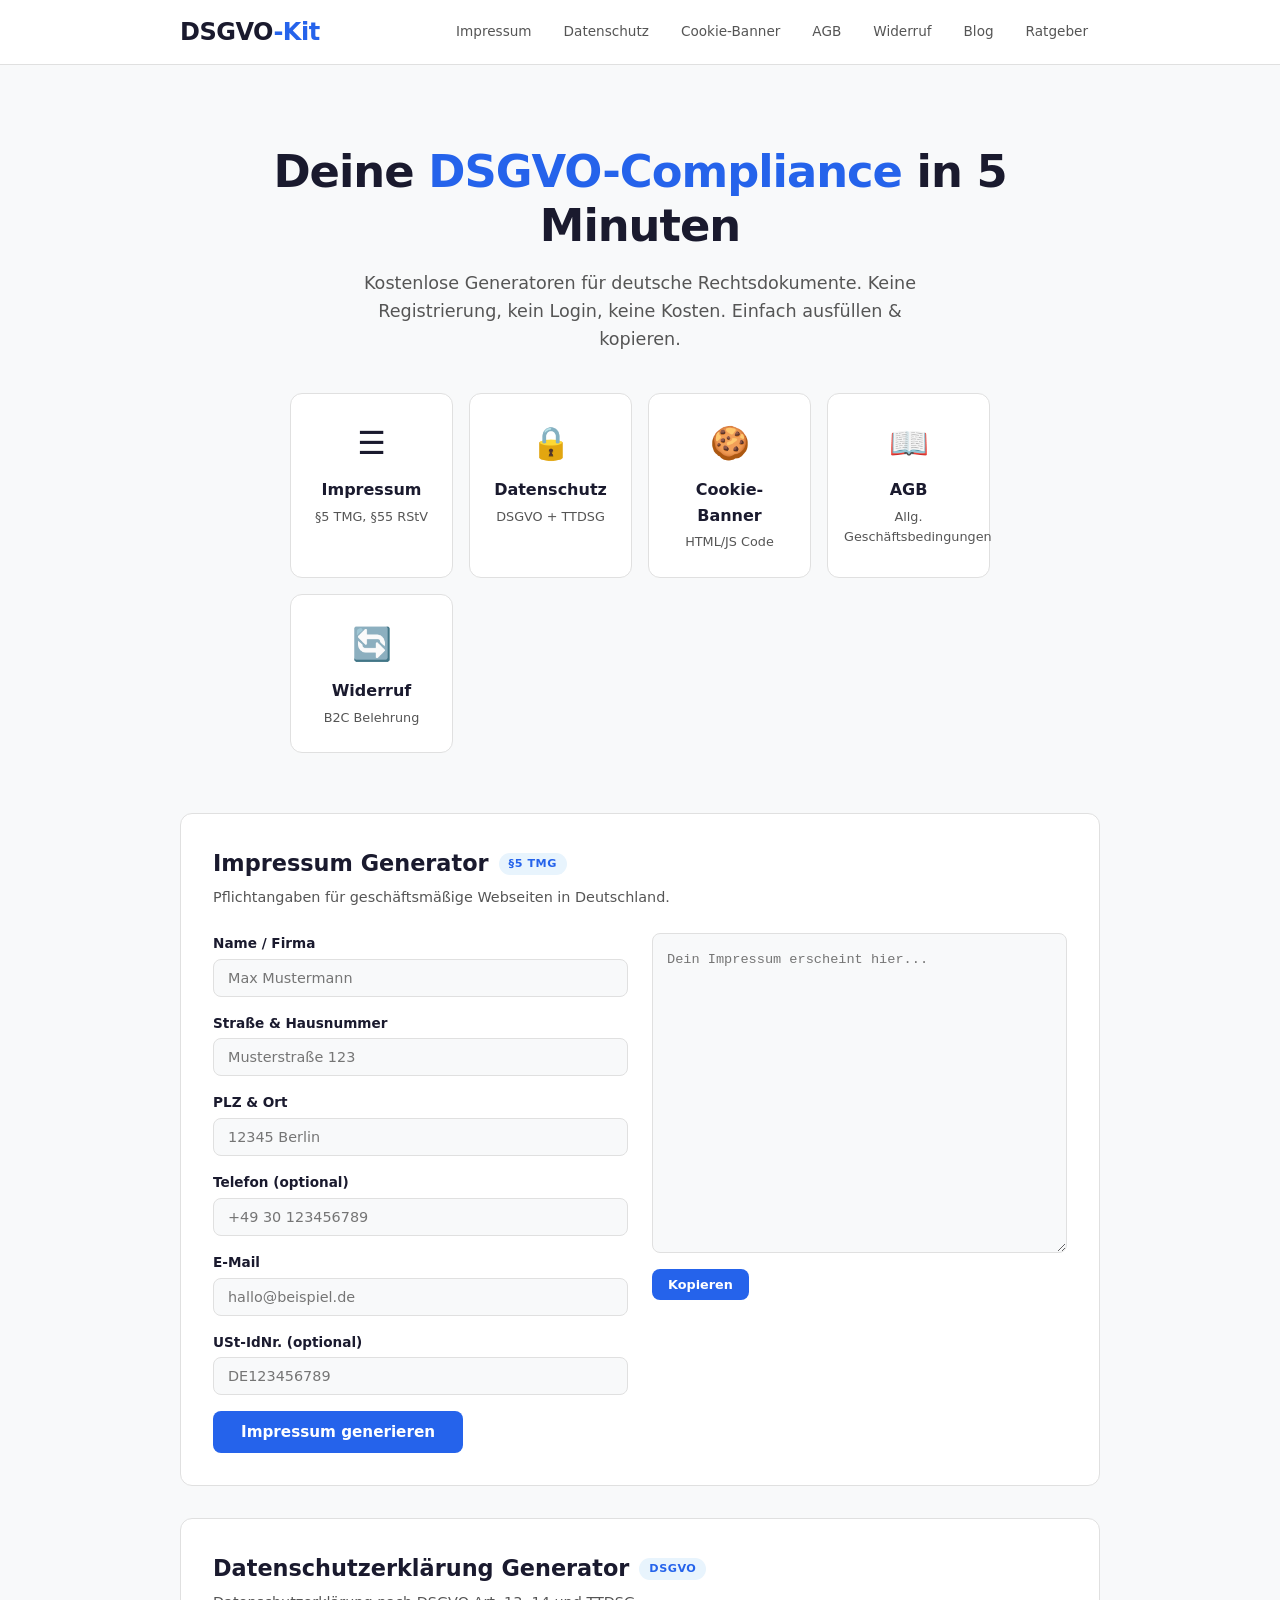
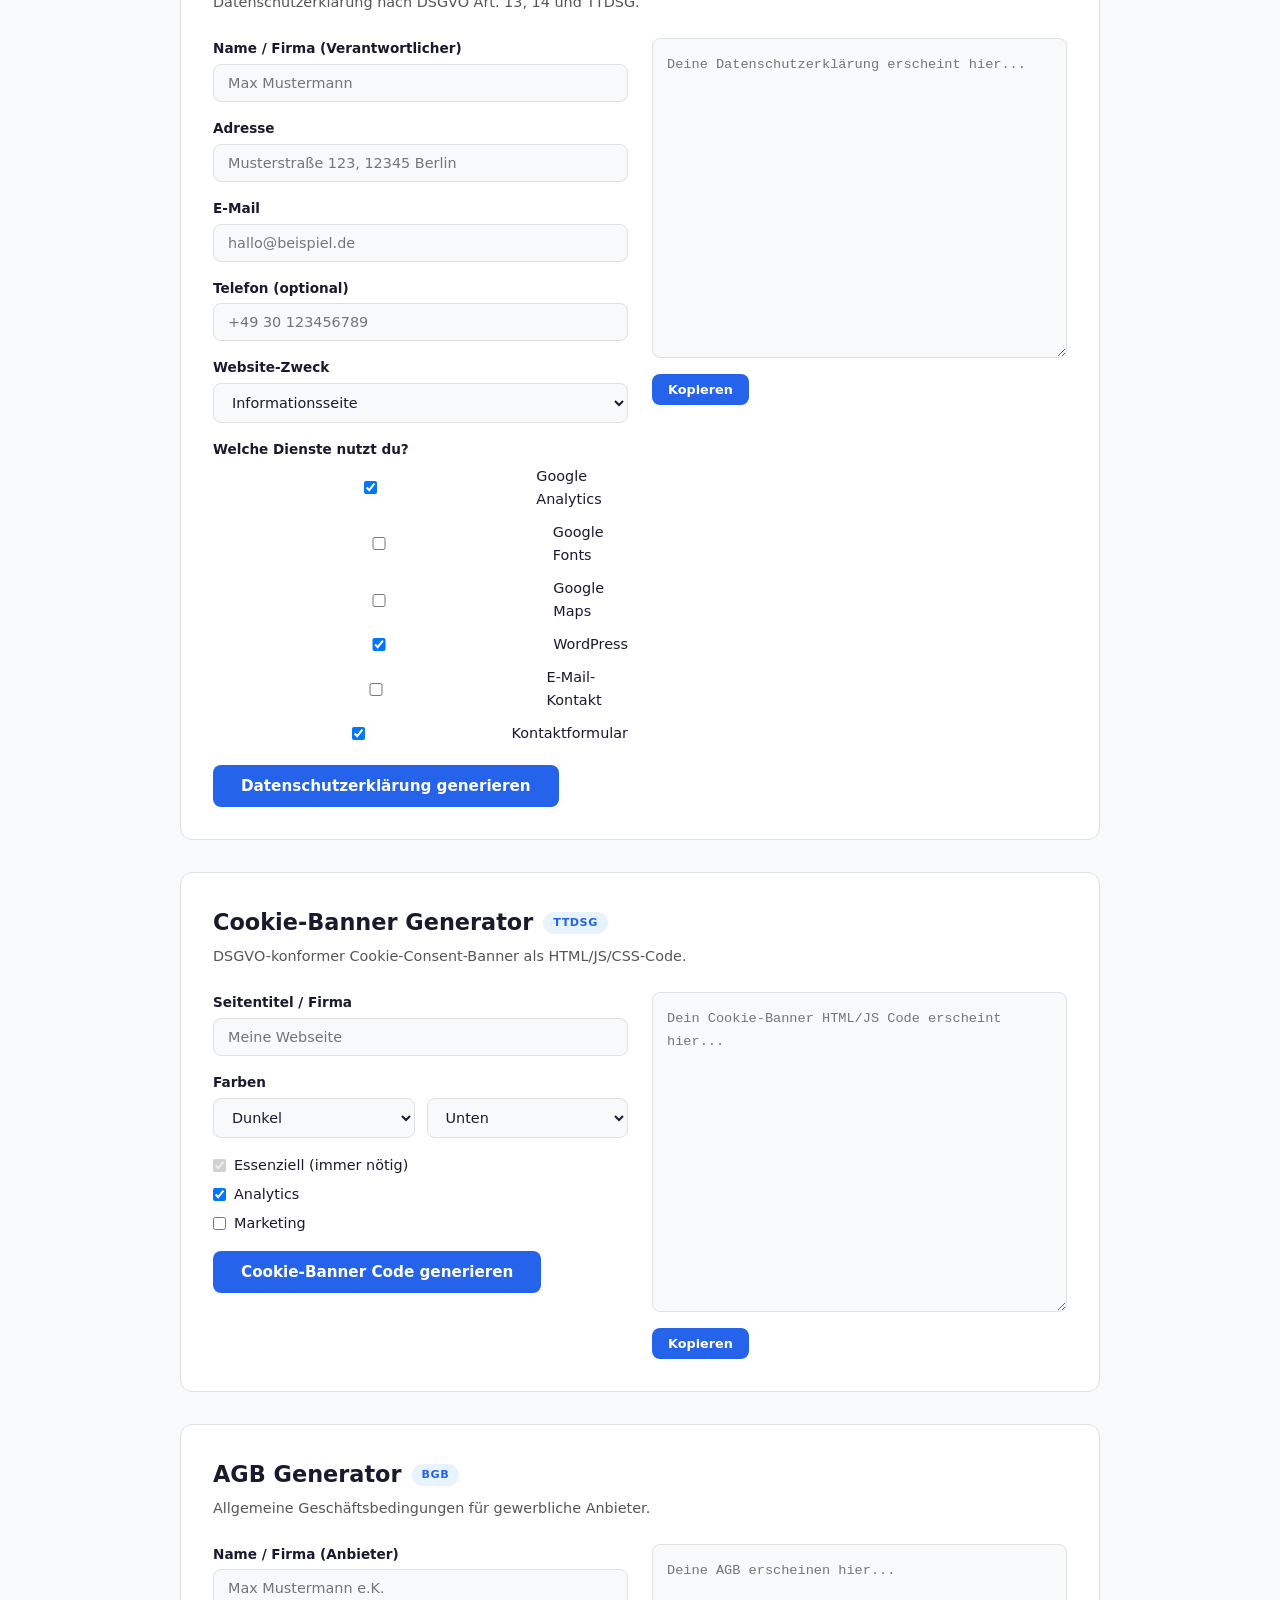
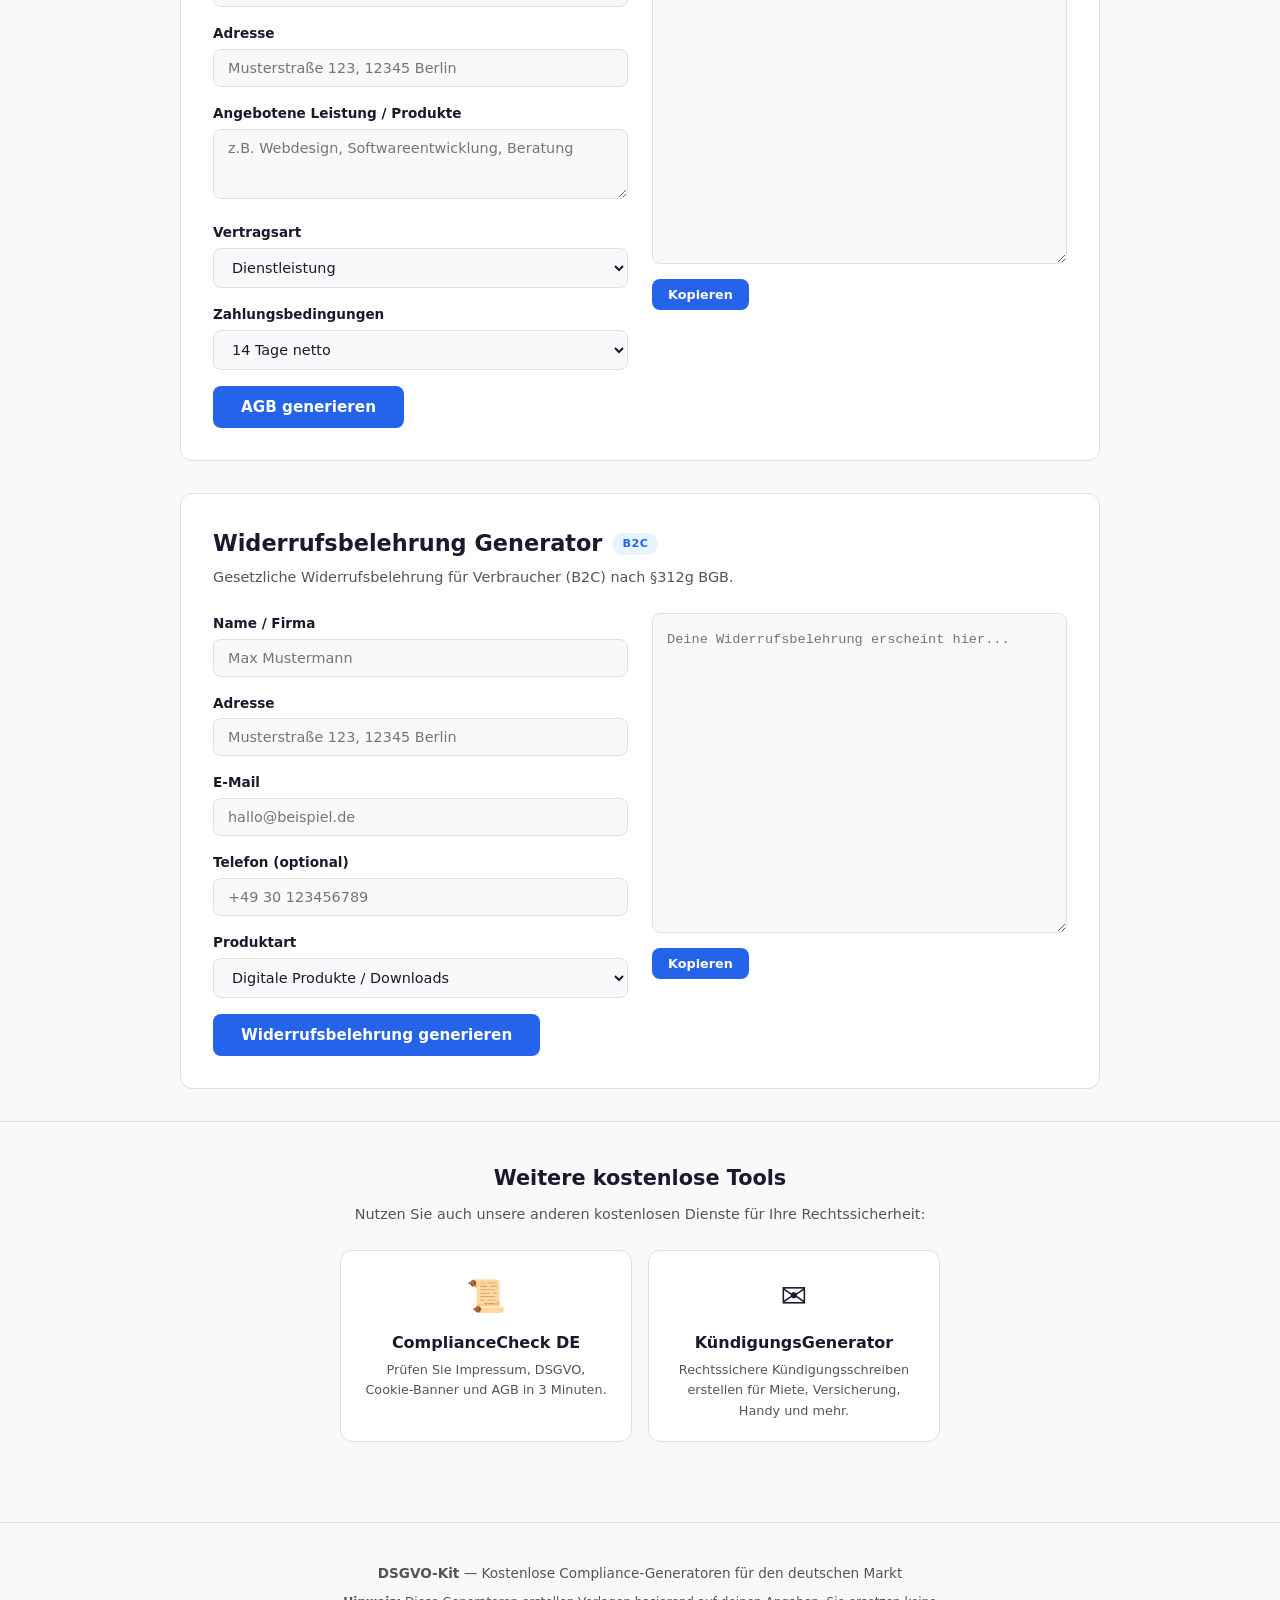
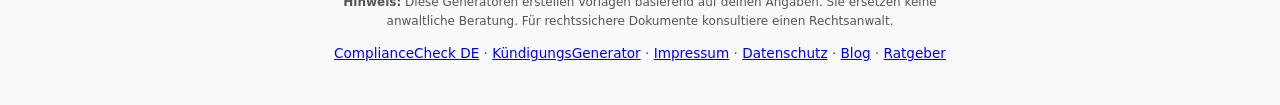
<file: index.html>
<!DOCTYPE html>
<html lang="de">
<head>
<meta charset="UTF-8">
<meta name="viewport" content="width=device-width, initial-scale=1.0">
<title>DSGVO-Kit — Deutsche Compliance Generatoren</title>
<meta name="description" content="Kostenlose Generatoren für Impressum, Datenschutzerklärung, Cookie-Banner, AGB und Widerrufsbelehrung. DSGVO-konform, deutsch, kein Login.">
<meta name="keywords" content="DSGVO, Impressum Generator, Datenschutzerklärung Generator, Cookie Banner, AGB Generator, Widerrufsbelehrung, Compliance, Deutschland">
<meta property="og:title" content="DSGVO-Kit — Deutsche Compliance Generatoren">
<meta property="og:description" content="Kostenlose Generatoren für Impressum, Datenschutzerklärung, Cookie-Banner, AGB und Widerrufsbelehrung. DSGVO-konform, deutsch, kein Login.">
<meta property="og:type" content="website">
<meta property="og:url" content="https://creativecodingsolutions.github.io/dsgvo-kit/">
<link rel="canonical" href="https://creativecodingsolutions.github.io/dsgvo-kit/">
<link rel="stylesheet" href="style.css">
<script defer data-domain="dsgvo-kit.creativecodingsolutions.github.io" src="https://plausible.io/js/script.js"></script>
<script type="application/ld+json">
{
  "@context": "https://schema.org",
  "@type": "WebApplication",
  "name": "DSGVO-Kit",
  "url": "https://creativecodingsolutions.github.io/dsgvo-kit/",
  "description": "Kostenlose Generatoren für Impressum, Datenschutzerklärung, Cookie-Banner, AGB und Widerrufsbelehrung. DSGVO-konform, deutsch, kein Login.",
  "applicationCategory": "LegalService",
  "operatingSystem": "All",
  "inLanguage": "de-DE",
  "offers": {
    "@type": "Offer",
    "price": "0",
    "priceCurrency": "EUR"
  }
}
</script>
<link rel="sitemap" type="application/xml" href="sitemap.xml">
</head>
<body>
<header>
<div class="container header-inner">
<div class="logo">DSGVO<span>-Kit</span></div>
<nav>
<a href="#impressum">Impressum</a>
<a href="#datenschutz">Datenschutz</a>
<a href="#cookie">Cookie-Banner</a>
<a href="#agb">AGB</a>
<a href="#widerruf">Widerruf</a>
<a href="blog/index.html">Blog</a>
<a href="faq/impressum-pflicht.html" class="ratgeber">Ratgeber</a>
</nav>
</div>
</header>

<section class="hero">
<div class="container">
<h1>Deine <span class="accent">DSGVO-Compliance</span> in 5 Minuten</h1>
<p>Kostenlose Generatoren für deutsche Rechtsdokumente. Keine Registrierung, kein Login, keine Kosten. Einfach ausfüllen &amp; kopieren.</p>
<div class="hero-grid">
<a href="#impressum" class="hero-card">
<div class="hero-card-icon">&#9776;</div>
<h3>Impressum</h3>
<p>§5 TMG, §55 RStV</p>
</a>
<a href="#datenschutz" class="hero-card">
<div class="hero-card-icon">&#128274;</div>
<h3>Datenschutz</h3>
<p>DSGVO + TTDSG</p>
</a>
<a href="#cookie" class="hero-card">
<div class="hero-card-icon">&#127850;</div>
<h3>Cookie-Banner</h3>
<p>HTML/JS Code</p>
</a>
<a href="#agb" class="hero-card">
<div class="hero-card-icon">&#128214;</div>
<h3>AGB</h3>
<p>Allg. Geschäftsbedingungen</p>
</a>
<a href="#widerruf" class="hero-card">
<div class="hero-card-icon">&#128260;</div>
<h3>Widerruf</h3>
<p>B2C Belehrung</p>
</a>
</div>
</div>
</section>

<main class="container">

<!-- IMPRESSUM -->
<section id="impressum" class="generator">
<h2>Impressum Generator <span class="badge">§5 TMG</span></h2>
<p class="gen-desc">Pflichtangaben für geschäftsmäßige Webseiten in Deutschland.</p>
<div class="gen-layout">
<div class="gen-form">
<div class="form-group">
<label>Name / Firma</label>
<input type="text" id="imp-name" placeholder="Max Mustermann">
</div>
<div class="form-group">
<label>Straße &amp; Hausnummer</label>
<input type="text" id="imp-street" placeholder="Musterstraße 123">
</div>
<div class="form-group">
<label>PLZ &amp; Ort</label>
<input type="text" id="imp-city" placeholder="12345 Berlin">
</div>
<div class="form-group">
<label>Telefon (optional)</label>
<input type="text" id="imp-phone" placeholder="+49 30 123456789">
</div>
<div class="form-group">
<label>E-Mail</label>
<input type="email" id="imp-email" placeholder="hallo@beispiel.de">
</div>
<div class="form-group">
<label>USt-IdNr. (optional)</label>
<input type="text" id="imp-ust" placeholder="DE123456789">
</div>
<button class="btn" onclick="generateImpressum()">Impressum generieren</button>
</div>
<div class="gen-output">
<textarea id="imp-output" readonly placeholder="Dein Impressum erscheint hier..."></textarea>
<button class="btn btn-small" onclick="copyOutput('imp-output')">Kopieren</button>
</div>
</div>
</section>

<!-- DATENSCHUTZ -->
<section id="datenschutz" class="generator">
<h2>Datenschutzerklärung Generator <span class="badge">DSGVO</span></h2>
<p class="gen-desc">Datenschutzerklärung nach DSGVO Art. 13, 14 und TTDSG.</p>
<div class="gen-layout">
<div class="gen-form">
<div class="form-group">
<label>Name / Firma (Verantwortlicher)</label>
<input type="text" id="ds-name" placeholder="Max Mustermann">
</div>
<div class="form-group">
<label>Adresse</label>
<input type="text" id="ds-addr" placeholder="Musterstraße 123, 12345 Berlin">
</div>
<div class="form-group">
<label>E-Mail</label>
<input type="email" id="ds-email" placeholder="hallo@beispiel.de">
</div>
<div class="form-group">
<label>Telefon (optional)</label>
<input type="text" id="ds-phone" placeholder="+49 30 123456789">
</div>
<div class="form-group">
<label>Website-Zweck</label>
<select id="ds-purpose">
<option value="info">Informationsseite</option>
<option value="shop">Onlineshop</option>
<option value="service">Dienstleistung</option>
<option value="blog">Blog / Content</option>
<option value="other">Sonstiges</option>
</select>
</div>
<div class="form-group">
<label>Welche Dienste nutzt du?</label>
<div class="checkbox-group">
<label><input type="checkbox" id="ds-ga" checked> Google Analytics</label>
<label><input type="checkbox" id="ds-gfonts"> Google Fonts</label>
<label><input type="checkbox" id="ds-gmaps"> Google Maps</label>
<label><input type="checkbox" id="ds-wp" checked> WordPress</label>
<label><input type="checkbox" id="ds-mail"> E-Mail-Kontakt</label>
<label><input type="checkbox" id="ds-contact" checked> Kontaktformular</label>
</div>
</div>
<button class="btn" onclick="generateDatenschutz()">Datenschutzerklärung generieren</button>
</div>
<div class="gen-output">
<textarea id="ds-output" readonly placeholder="Deine Datenschutzerklärung erscheint hier..."></textarea>
<button class="btn btn-small" onclick="copyOutput('ds-output')">Kopieren</button>
</div>
</div>
</section>

<!-- COOKIE-BANNER -->
<section id="cookie" class="generator">
<h2>Cookie-Banner Generator <span class="badge">TTDSG</span></h2>
<p class="gen-desc">DSGVO-konformer Cookie-Consent-Banner als HTML/JS/CSS-Code.</p>
<div class="gen-layout">
<div class="gen-form">
<div class="form-group">
<label>Seitentitel / Firma</label>
<input type="text" id="cb-name" placeholder="Meine Webseite">
</div>
<div class="form-group">
<label>Farben</label>
<div class="form-row">
<select id="cb-theme">
<option value="dark">Dunkel</option>
<option value="light">Hell</option>
<option value="primary">Primärfarbe</option>
</select>
<select id="cb-position">
<option value="bottom">Unten</option>
<option value="top">Oben</option>
<option value="modal">Modal</option>
</select>
</div>
</div>
<div class="checkbox-group">
<label><input type="checkbox" id="cb-functional" checked disabled> Essenziell (immer nötig)</label>
<label><input type="checkbox" id="cb-analytics" checked> Analytics</label>
<label><input type="checkbox" id="cb-marketing"> Marketing</label>
</div>
<button class="btn" onclick="generateCookieBanner()">Cookie-Banner Code generieren</button>
</div>
<div class="gen-output">
<textarea id="cb-output" readonly placeholder="Dein Cookie-Banner HTML/JS Code erscheint hier..." style="font-family: monospace;"></textarea>
<button class="btn btn-small" onclick="copyOutput('cb-output')">Kopieren</button>
</div>
</div>
</section>

<!-- AGB -->
<section id="agb" class="generator">
<h2>AGB Generator <span class="badge">BGB</span></h2>
<p class="gen-desc">Allgemeine Geschäftsbedingungen für gewerbliche Anbieter.</p>
<div class="gen-layout">
<div class="gen-form">
<div class="form-group">
<label>Name / Firma (Anbieter)</label>
<input type="text" id="agb-name" placeholder="Max Mustermann e.K.">
</div>
<div class="form-group">
<label>Adresse</label>
<input type="text" id="agb-addr" placeholder="Musterstraße 123, 12345 Berlin">
</div>
<div class="form-group">
<label>Angebotene Leistung / Produkte</label>
<textarea id="agb-services" rows="3" placeholder="z.B. Webdesign, Softwareentwicklung, Beratung"></textarea>
</div>
<div class="form-group">
<label>Vertragsart</label>
<select id="agb-type">
<option value="service">Dienstleistung</option>
<option value="digital">Digitale Produkte</option>
<option value="physical">Physische Produkte</option>
<option value="mixed">Beides</option>
</select>
</div>
<div class="form-group">
<label>Zahlungsbedingungen</label>
<select id="agb-payment">
<option value="14">14 Tage netto</option>
<option value="30">30 Tage netto</option>
<option value="sofort">Sofort fällig</option>
<option value="vorkasse">Vorkasse</option>
</select>
</div>
<button class="btn" onclick="generateAGB()">AGB generieren</button>
</div>
<div class="gen-output">
<textarea id="agb-output" readonly placeholder="Deine AGB erscheinen hier..."></textarea>
<button class="btn btn-small" onclick="copyOutput('agb-output')">Kopieren</button>
</div>
</div>
</section>

<!-- WIDERRUF -->
<section id="widerruf" class="generator">
<h2>Widerrufsbelehrung Generator <span class="badge">B2C</span></h2>
<p class="gen-desc">Gesetzliche Widerrufsbelehrung für Verbraucher (B2C) nach §312g BGB.</p>
<div class="gen-layout">
<div class="gen-form">
<div class="form-group">
<label>Name / Firma</label>
<input type="text" id="wi-name" placeholder="Max Mustermann">
</div>
<div class="form-group">
<label>Adresse</label>
<input type="text" id="wi-addr" placeholder="Musterstraße 123, 12345 Berlin">
</div>
<div class="form-group">
<label>E-Mail</label>
<input type="email" id="wi-email" placeholder="hallo@beispiel.de">
</div>
<div class="form-group">
<label>Telefon (optional)</label>
<input type="text" id="wi-phone" placeholder="+49 30 123456789">
</div>
<div class="form-group">
<label>Produktart</label>
<select id="wi-type">
<option value="digital">Digitale Produkte / Downloads</option>
<option value="physical">Physische Produkte (Waren)</option>
<option value="service">Dienstleistungen</option>
<option value="mixed">Verschiedenes</option>
</select>
</div>
<button class="btn" onclick="generateWiderruf()">Widerrufsbelehrung generieren</button>
</div>
<div class="gen-output">
<textarea id="wi-output" readonly placeholder="Deine Widerrufsbelehrung erscheint hier..."></textarea>
<button class="btn btn-small" onclick="copyOutput('wi-output')">Kopieren</button>
</div>
</div>
</section>

</main>

<section style="background:var(--bg);padding:40px 20px;text-align:center;border-top:1px solid var(--border);">
<div class="container">
<h2 style="font-size:1.3rem;font-weight:700;margin-bottom:8px;">Weitere kostenlose Tools</h2>
<p style="color:var(--text2);font-size:.9rem;margin-bottom:24px;">Nutzen Sie auch unsere anderen kostenlosen Dienste für Ihre Rechtssicherheit:</p>
<div style="display:grid;grid-template-columns:repeat(auto-fit,minmax(200px,1fr));gap:16px;max-width:600px;margin:0 auto;">
<a href="https://creativecodingsolutions.github.io/compliancecheck-de/" target="_blank" rel="noopener" style="background:var(--surface);border:1px solid var(--border);border-radius:12px;padding:20px;text-decoration:none;color:var(--text);transition:all .25s;display:block;">
<div style="font-size:2rem;margin-bottom:8px;">&#128220;</div>
<h3 style="font-size:1rem;font-weight:700;margin-bottom:4px;">ComplianceCheck DE</h3>
<p style="font-size:.8rem;color:var(--text2);">Prüfen Sie Impressum, DSGVO, Cookie-Banner und AGB in 3 Minuten.</p>
</a>
<a href="https://creativecodingsolutions.github.io/kuendigungsgenerator/" target="_blank" rel="noopener" style="background:var(--surface);border:1px solid var(--border);border-radius:12px;padding:20px;text-decoration:none;color:var(--text);transition:all .25s;display:block;">
<div style="font-size:2rem;margin-bottom:8px;">&#9993;</div>
<h3 style="font-size:1rem;font-weight:700;margin-bottom:4px;">KündigungsGenerator</h3>
<p style="font-size:.8rem;color:var(--text2);">Rechtssichere Kündigungsschreiben erstellen für Miete, Versicherung, Handy und mehr.</p>
</a>
</div>
</div>
</section>

<footer>
<div class="container footer-inner">
<p><strong>DSGVO-Kit</strong> — Kostenlose Compliance-Generatoren für den deutschen Markt</p>
<p class="footer-meta">
<strong>Hinweis:</strong> Diese Generatoren erstellen Vorlagen basierend auf deinen Angaben. Sie ersetzen keine anwaltliche Beratung. Für rechtssichere Dokumente konsultiere einen Rechtsanwalt.
</p>
<p class="footer-links" style="margin-top:12px;">
<a href="https://creativecodingsolutions.github.io/compliancecheck-de/" target="_blank" rel="noopener">ComplianceCheck DE</a> ·
<a href="https://creativecodingsolutions.github.io/kuendigungsgenerator/" target="_blank" rel="noopener">KündigungsGenerator</a> ·
<a href="impressum.html">Impressum</a> ·
<a href="datenschutz.html">Datenschutz</a> ·
<a href="blog/index.html">Blog</a> ·
<a href="faq/impressum-pflicht.html" class="ratgeber">Ratgeber</a>
</p>
</div>
</footer>

<script src="script.js"></script>
</body>
</html>
</file>
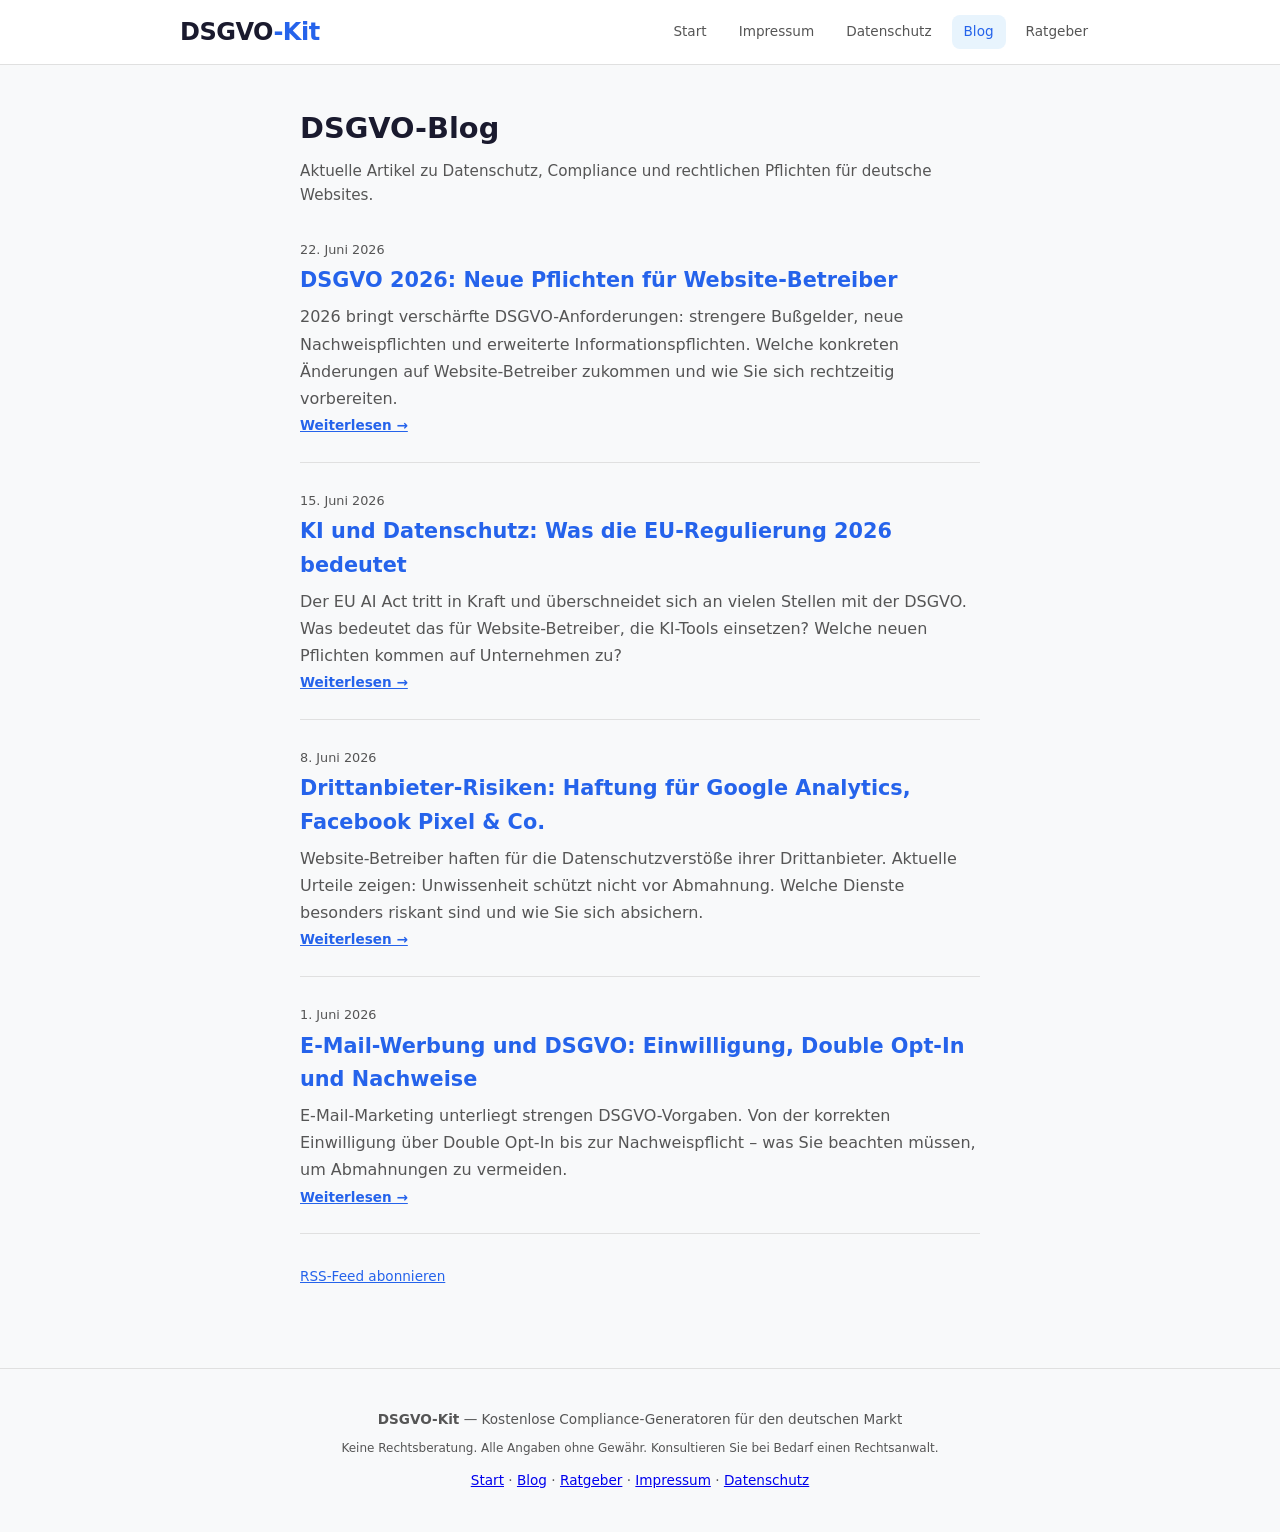
<file: blog/index.html>
<!DOCTYPE html>
<html lang="de">
<head>
<meta charset="UTF-8">
<meta name="viewport" content="width=device-width, initial-scale=1.0">
<title>Blog — DSGVO-Kit</title>
<meta name="description" content="DSGVO-Blog mit aktuellen Artikeln zu Datenschutz, Impressumspflicht, Cookie-Bannern und Compliance für deutsche Website-Betreiber.">
<meta name="keywords" content="DSGVO Blog, Datenschutz Blog, Compliance Blog, Impressum Ratgeber, Cookie Banner News, DSGVO 2026">
<link rel="canonical" href="https://creativecodingsolutions.github.io/dsgvo-kit/blog/">
<link rel="stylesheet" href="../style.css">
<script defer data-domain="dsgvo-kit.creativecodingsolutions.github.io" src="https://plausible.io/js/script.js"></script>
<script type="application/ld+json">
{
  "@context": "https://schema.org",
  "@type": "Blog",
  "name": "DSGVO-Kit Blog",
  "url": "https://creativecodingsolutions.github.io/dsgvo-kit/blog/",
  "description": "Blog mit aktuellen Artikeln zu DSGVO, Datenschutz und Website-Compliance",
  "inLanguage": "de-DE"
}
</script>
<link rel="alternate" type="application/rss+xml" title="DSGVO-Kit Blog RSS" href="feed.xml">
</head>
<body>
<header>
<div class="container header-inner">
<div class="logo">DSGVO<span>-Kit</span></div>
<nav>
<a href="../index.html">Start</a>
<a href="../impressum.html">Impressum</a>
<a href="../datenschutz.html">Datenschutz</a>
<a href="index.html" style="color:var(--accent);background:var(--badge-bg)">Blog</a>
<a href="../faq/impressum-pflicht.html">Ratgeber</a>
</nav>
</div>
</header>
<main class="container" style="padding: 40px 20px; max-width: 720px;">
<h1 style="font-size:1.8rem;font-weight:700;margin-bottom:8px;">DSGVO-Blog</h1>
<p style="color:var(--text2);font-size:.95rem;margin-bottom:32px;">Aktuelle Artikel zu Datenschutz, Compliance und rechtlichen Pflichten für deutsche Websites.</p>

<div class="blog-list">
  <article style="margin-bottom:28px;border-bottom:1px solid var(--border);padding-bottom:24px;">
    <p style="color:var(--text2);font-size:.8rem;margin-bottom:4px;"><time datetime="2026-06-22">22. Juni 2026</time></p>
    <h2 style="font-size:1.3rem;font-weight:700;margin-bottom:6px;"><a href="dsgvo-2026-pflichten.html" style="color:var(--accent);text-decoration:none;">DSGVO 2026: Neue Pflichten für Website-Betreiber</a></h2>
    <p style="color:var(--text2);line-height:1.7;">2026 bringt verschärfte DSGVO-Anforderungen: strengere Bußgelder, neue Nachweispflichten und erweiterte Informationspflichten. Welche konkreten Änderungen auf Website-Betreiber zukommen und wie Sie sich rechtzeitig vorbereiten.</p>
    <a href="dsgvo-2026-pflichten.html" style="color:var(--accent);font-weight:600;font-size:.85rem;">Weiterlesen →</a>
  </article>

  <article style="margin-bottom:28px;border-bottom:1px solid var(--border);padding-bottom:24px;">
    <p style="color:var(--text2);font-size:.8rem;margin-bottom:4px;"><time datetime="2026-06-15">15. Juni 2026</time></p>
    <h2 style="font-size:1.3rem;font-weight:700;margin-bottom:6px;"><a href="ki-datenschutz-regulierung.html" style="color:var(--accent);text-decoration:none;">KI und Datenschutz: Was die EU-Regulierung 2026 bedeutet</a></h2>
    <p style="color:var(--text2);line-height:1.7;">Der EU AI Act tritt in Kraft und überschneidet sich an vielen Stellen mit der DSGVO. Was bedeutet das für Website-Betreiber, die KI-Tools einsetzen? Welche neuen Pflichten kommen auf Unternehmen zu?</p>
    <a href="ki-datenschutz-regulierung.html" style="color:var(--accent);font-weight:600;font-size:.85rem;">Weiterlesen →</a>
  </article>

  <article style="margin-bottom:28px;border-bottom:1px solid var(--border);padding-bottom:24px;">
    <p style="color:var(--text2);font-size:.8rem;margin-bottom:4px;"><time datetime="2026-06-08">8. Juni 2026</time></p>
    <h2 style="font-size:1.3rem;font-weight:700;margin-bottom:6px;"><a href="drittanbieter-haftung.html" style="color:var(--accent);text-decoration:none;">Drittanbieter-Risiken: Haftung für Google Analytics, Facebook Pixel & Co.</a></h2>
    <p style="color:var(--text2);line-height:1.7;">Website-Betreiber haften für die Datenschutzverstöße ihrer Drittanbieter. Aktuelle Urteile zeigen: Unwissenheit schützt nicht vor Abmahnung. Welche Dienste besonders riskant sind und wie Sie sich absichern.</p>
    <a href="drittanbieter-haftung.html" style="color:var(--accent);font-weight:600;font-size:.85rem;">Weiterlesen →</a>
  </article>

  <article style="margin-bottom:28px;border-bottom:1px solid var(--border);padding-bottom:24px;">
    <p style="color:var(--text2);font-size:.8rem;margin-bottom:4px;"><time datetime="2026-06-01">1. Juni 2026</time></p>
    <h2 style="font-size:1.3rem;font-weight:700;margin-bottom:6px;"><a href="email-werbung-dsgvo.html" style="color:var(--accent);text-decoration:none;">E-Mail-Werbung und DSGVO: Einwilligung, Double Opt-In und Nachweise</a></h2>
    <p style="color:var(--text2);line-height:1.7;">E-Mail-Marketing unterliegt strengen DSGVO-Vorgaben. Von der korrekten Einwilligung über Double Opt-In bis zur Nachweispflicht – was Sie beachten müssen, um Abmahnungen zu vermeiden.</p>
    <a href="email-werbung-dsgvo.html" style="color:var(--accent);font-weight:600;font-size:.85rem;">Weiterlesen →</a>
  </article>
</div>

<p style="margin-top:2rem;font-size:.85rem;color:var(--text2);">
  <a href="feed.xml" style="color:var(--accent);">RSS-Feed abonnieren</a>
</p>
</main>
<footer>
<div class="container footer-inner">
<p><strong>DSGVO-Kit</strong> — Kostenlose Compliance-Generatoren für den deutschen Markt</p>
<p class="footer-meta">Keine Rechtsberatung. Alle Angaben ohne Gewähr. Konsultieren Sie bei Bedarf einen Rechtsanwalt.</p>
<p class="footer-links" style="margin-top:12px;">
<a href="../index.html">Start</a> ·
<a href="index.html">Blog</a> ·
<a href="../faq/impressum-pflicht.html">Ratgeber</a> ·
<a href="../impressum.html">Impressum</a> ·
<a href="../datenschutz.html">Datenschutz</a>
</p>
</div>
</footer>
</body>
</html>
</file>
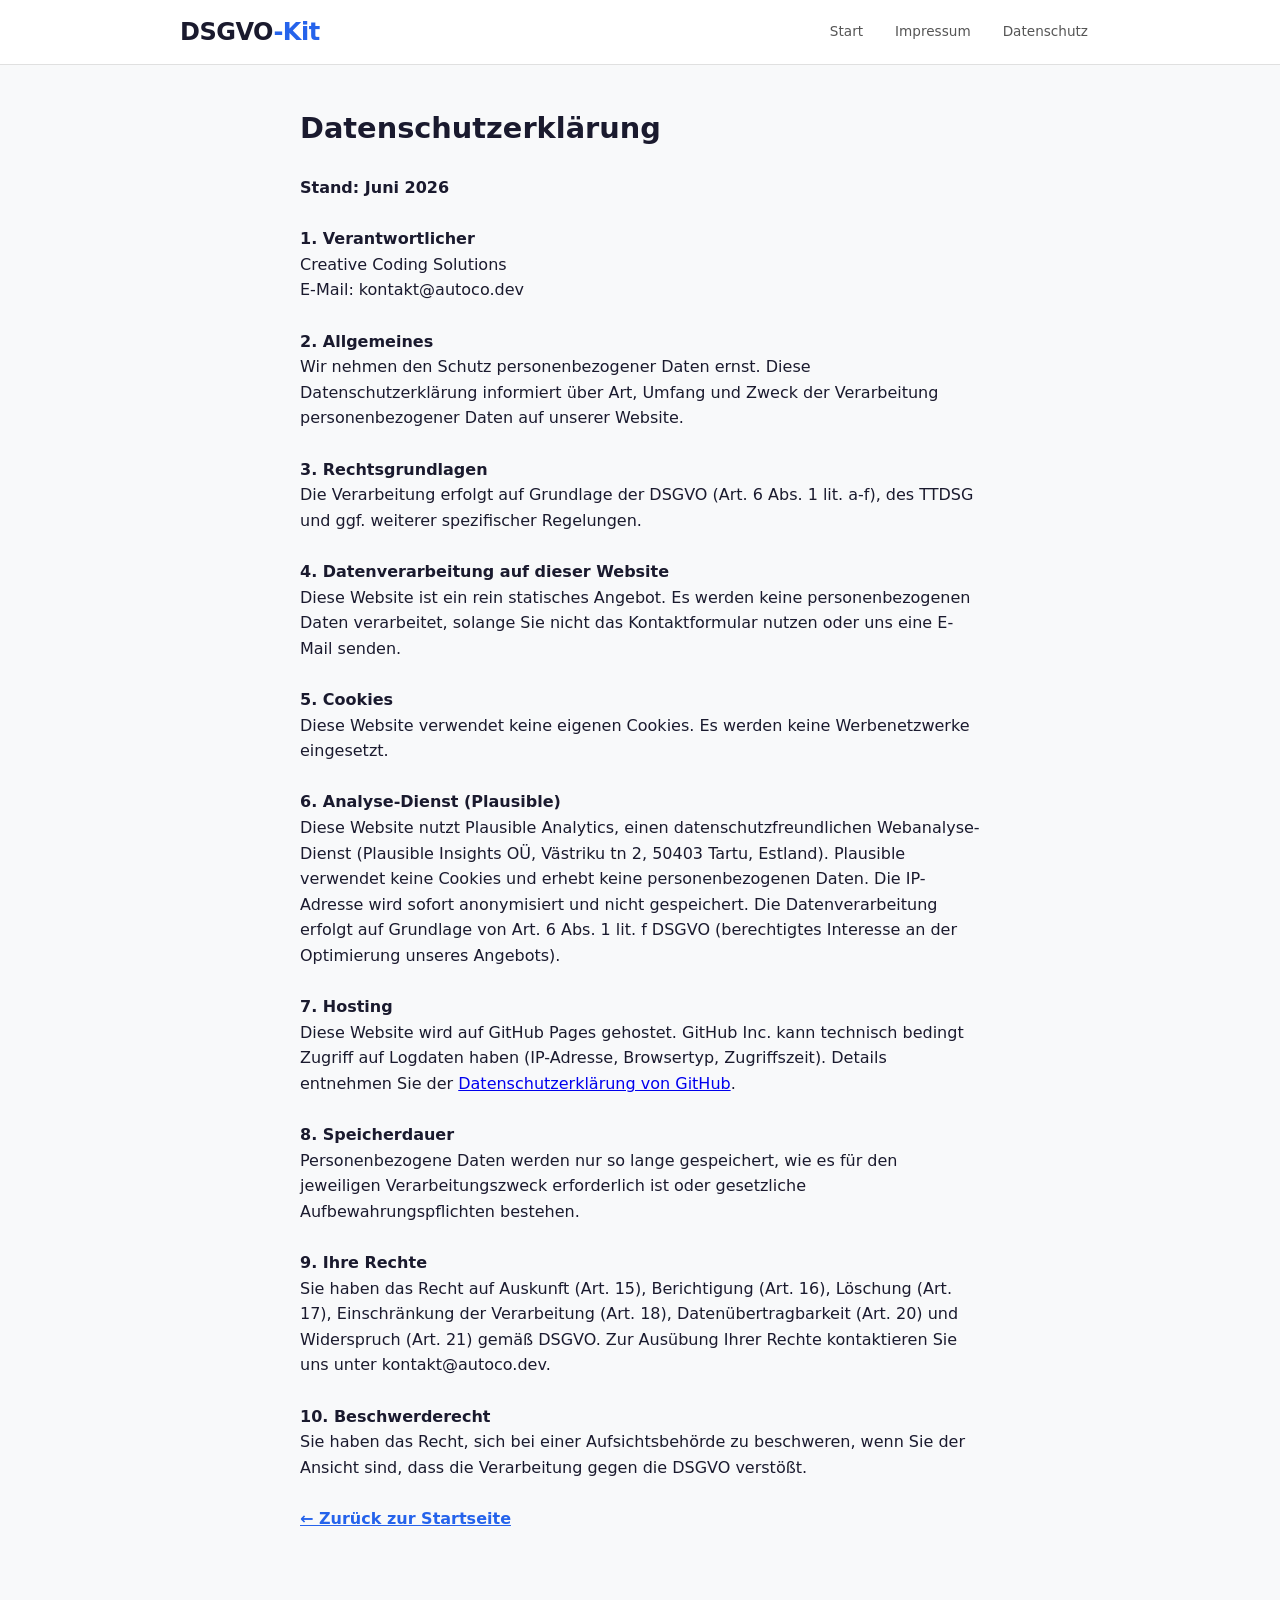
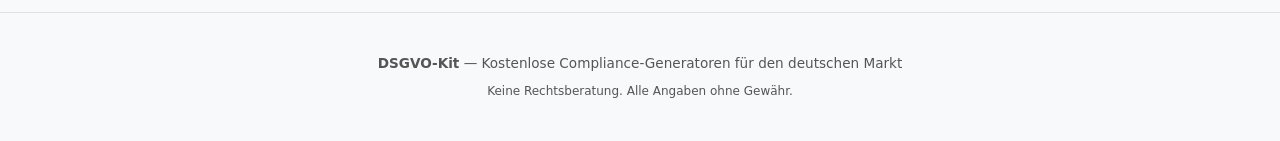
<file: datenschutz.html>
<!DOCTYPE html>
<html lang="de">
<head>
<meta charset="UTF-8">
<meta name="viewport" content="width=device-width, initial-scale=1.0">
<title>Datenschutzerklärung — DSGVO-Kit</title>
<meta name="description" content="Datenschutzerklärung des DSGVO-Kit nach DSGVO Art. 13, 14 und TTDSG">
<link rel="canonical" href="https://creativecodingsolutions.github.io/dsgvo-kit/datenschutz.html">
<link rel="stylesheet" href="style.css">
<script defer data-domain="dsgvo-kit.creativecodingsolutions.github.io" src="https://plausible.io/js/script.js"></script>
</head>
<body>
<header>
<div class="container header-inner">
<div class="logo">DSGVO<span>-Kit</span></div>
<nav>
<a href="index.html">Start</a>
<a href="impressum.html">Impressum</a>
<a href="datenschutz.html">Datenschutz</a>
</nav>
</div>
</header>
<main class="container" style="padding: 40px 20px; max-width: 720px;">
<h1 style="font-size:1.8rem;font-weight:700;margin-bottom:24px;">Datenschutzerklärung</h1>
<p><strong>Stand: Juni 2026</strong></p>
<br>
<p><strong>1. Verantwortlicher</strong><br>
Creative Coding Solutions<br>
E-Mail: kontakt@autoco.dev</p>
<br>
<p><strong>2. Allgemeines</strong><br>
Wir nehmen den Schutz personenbezogener Daten ernst. Diese Datenschutzerklärung informiert über Art, Umfang und Zweck der Verarbeitung personenbezogener Daten auf unserer Website.</p>
<br>
<p><strong>3. Rechtsgrundlagen</strong><br>
Die Verarbeitung erfolgt auf Grundlage der DSGVO (Art. 6 Abs. 1 lit. a-f), des TTDSG und ggf. weiterer spezifischer Regelungen.</p>
<br>
<p><strong>4. Datenverarbeitung auf dieser Website</strong><br>
Diese Website ist ein rein statisches Angebot. Es werden keine personenbezogenen Daten verarbeitet, solange Sie nicht das Kontaktformular nutzen oder uns eine E-Mail senden.</p>
<br>
<p><strong>5. Cookies</strong><br>
Diese Website verwendet keine eigenen Cookies. Es werden keine Werbenetzwerke eingesetzt.</p>
<br>
<p><strong>6. Analyse-Dienst (Plausible)</strong><br>
Diese Website nutzt Plausible Analytics, einen datenschutzfreundlichen Webanalyse-Dienst (Plausible Insights OÜ, Västriku tn 2, 50403 Tartu, Estland). Plausible verwendet keine Cookies und erhebt keine personenbezogenen Daten. Die IP-Adresse wird sofort anonymisiert und nicht gespeichert. Die Datenverarbeitung erfolgt auf Grundlage von Art. 6 Abs. 1 lit. f DSGVO (berechtigtes Interesse an der Optimierung unseres Angebots).<br>
<br>
<strong>7. Hosting</strong><br>
Diese Website wird auf GitHub Pages gehostet. GitHub Inc. kann technisch bedingt Zugriff auf Logdaten haben (IP-Adresse, Browsertyp, Zugriffszeit). Details entnehmen Sie der <a href="https://docs.github.com/de/site-policy/privacy-policies/github-privacy-statement" target="_blank" rel="noopener">Datenschutzerklärung von GitHub</a>.</p>
<br>
<p><strong>8. Speicherdauer</strong><br>
Personenbezogene Daten werden nur so lange gespeichert, wie es für den jeweiligen Verarbeitungszweck erforderlich ist oder gesetzliche Aufbewahrungspflichten bestehen.</p>
<br>
<p><strong>9. Ihre Rechte</strong><br>
Sie haben das Recht auf Auskunft (Art. 15), Berichtigung (Art. 16), Löschung (Art. 17), Einschränkung der Verarbeitung (Art. 18), Datenübertragbarkeit (Art. 20) und Widerspruch (Art. 21) gemäß DSGVO. Zur Ausübung Ihrer Rechte kontaktieren Sie uns unter kontakt@autoco.dev.</p>
<br>
<p><strong>10. Beschwerderecht</strong><br>
Sie haben das Recht, sich bei einer Aufsichtsbehörde zu beschweren, wenn Sie der Ansicht sind, dass die Verarbeitung gegen die DSGVO verstößt.</p>
<br>
<p><a href="index.html" style="color:var(--accent);font-weight:600;">&larr; Zurück zur Startseite</a></p>
</main>
<footer>
<div class="container footer-inner">
<p><strong>DSGVO-Kit</strong> — Kostenlose Compliance-Generatoren für den deutschen Markt</p>
<p class="footer-meta">Keine Rechtsberatung. Alle Angaben ohne Gewähr.</p>
</footer>
</body>
</html>
</file>
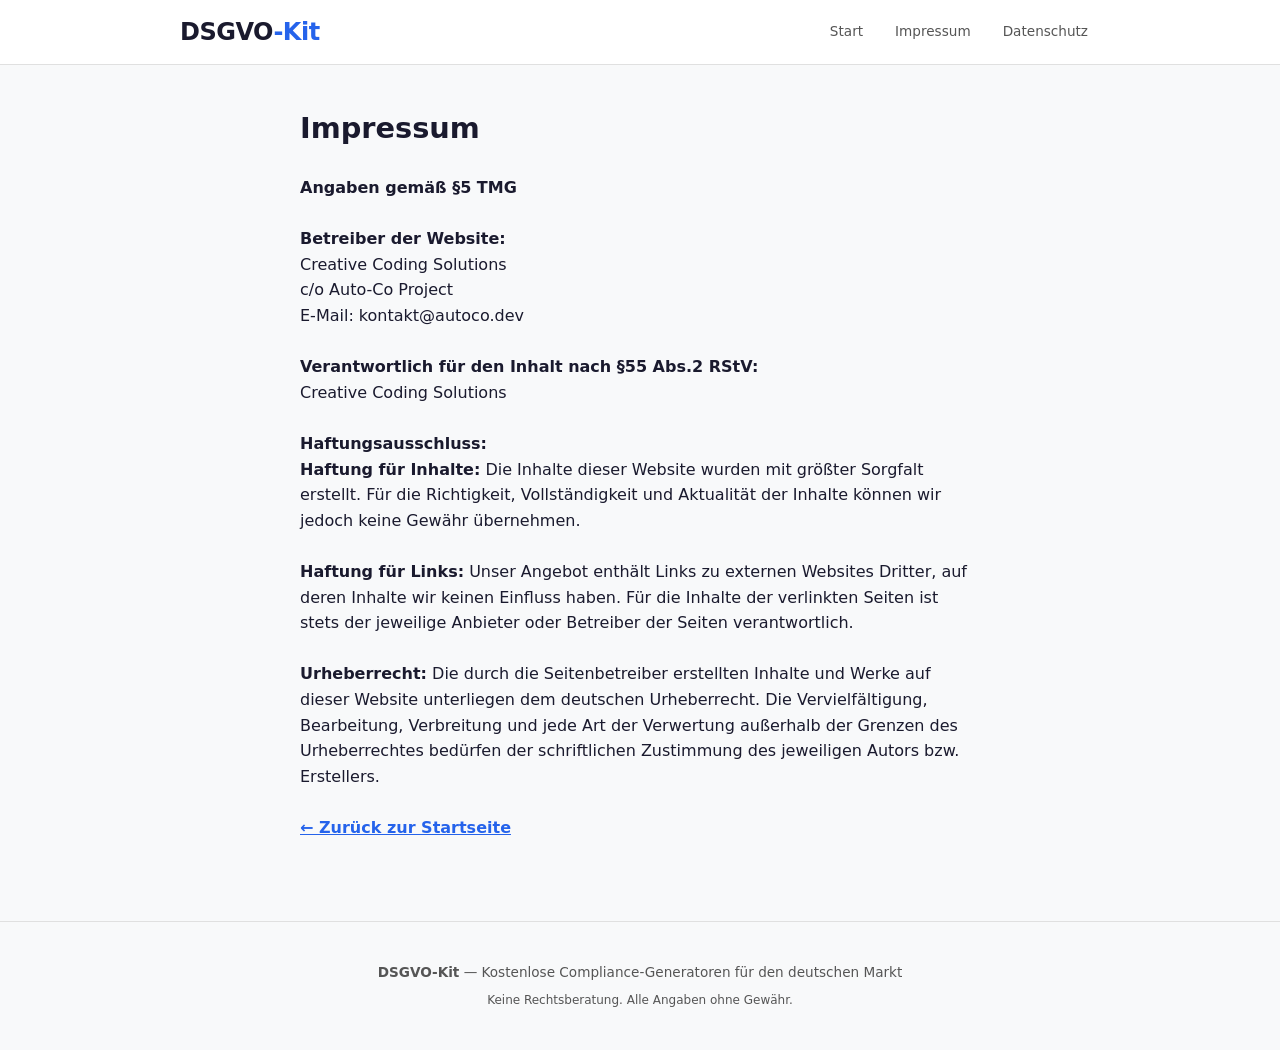
<file: impressum.html>
<!DOCTYPE html>
<html lang="de">
<head>
<meta charset="UTF-8">
<meta name="viewport" content="width=device-width, initial-scale=1.0">
<title>Impressum — DSGVO-Kit</title>
<meta name="description" content="Impressum des DSGVO-Kit — Angaben gemäß §5 TMG">
<link rel="canonical" href="https://creativecodingsolutions.github.io/dsgvo-kit/impressum.html">
<link rel="stylesheet" href="style.css">
<script defer data-domain="dsgvo-kit.creativecodingsolutions.github.io" src="https://plausible.io/js/script.js"></script>
</head>
<body>
<header>
<div class="container header-inner">
<div class="logo">DSGVO<span>-Kit</span></div>
<nav>
<a href="index.html">Start</a>
<a href="impressum.html">Impressum</a>
<a href="datenschutz.html">Datenschutz</a>
</nav>
</div>
</header>
<main class="container" style="padding: 40px 20px; max-width: 720px;">
<h1 style="font-size:1.8rem;font-weight:700;margin-bottom:24px;">Impressum</h1>
<p><strong>Angaben gemäß §5 TMG</strong></p>
<br>
<p><strong>Betreiber der Website:</strong><br>
Creative Coding Solutions<br>
c/o Auto-Co Project<br>
E-Mail: kontakt@autoco.dev</p>
<br>
<p><strong>Verantwortlich für den Inhalt nach §55 Abs.2 RStV:</strong><br>
Creative Coding Solutions</p>
<br>
<p><strong>Haftungsausschluss:</strong></p>
<p><strong>Haftung für Inhalte:</strong> Die Inhalte dieser Website wurden mit größter Sorgfalt erstellt. Für die Richtigkeit, Vollständigkeit und Aktualität der Inhalte können wir jedoch keine Gewähr übernehmen.</p>
<br>
<p><strong>Haftung für Links:</strong> Unser Angebot enthält Links zu externen Websites Dritter, auf deren Inhalte wir keinen Einfluss haben. Für die Inhalte der verlinkten Seiten ist stets der jeweilige Anbieter oder Betreiber der Seiten verantwortlich.</p>
<br>
<p><strong>Urheberrecht:</strong> Die durch die Seitenbetreiber erstellten Inhalte und Werke auf dieser Website unterliegen dem deutschen Urheberrecht. Die Vervielfältigung, Bearbeitung, Verbreitung und jede Art der Verwertung außerhalb der Grenzen des Urheberrechtes bedürfen der schriftlichen Zustimmung des jeweiligen Autors bzw. Erstellers.</p>
<br>
<p><a href="index.html" style="color:var(--accent);font-weight:600;">&larr; Zurück zur Startseite</a></p>
</main>
<footer>
<div class="container footer-inner">
<p><strong>DSGVO-Kit</strong> — Kostenlose Compliance-Generatoren für den deutschen Markt</p>
<p class="footer-meta">Keine Rechtsberatung. Alle Angaben ohne Gewähr.</p>
</div>
</footer>
</body>
</html>
</file>
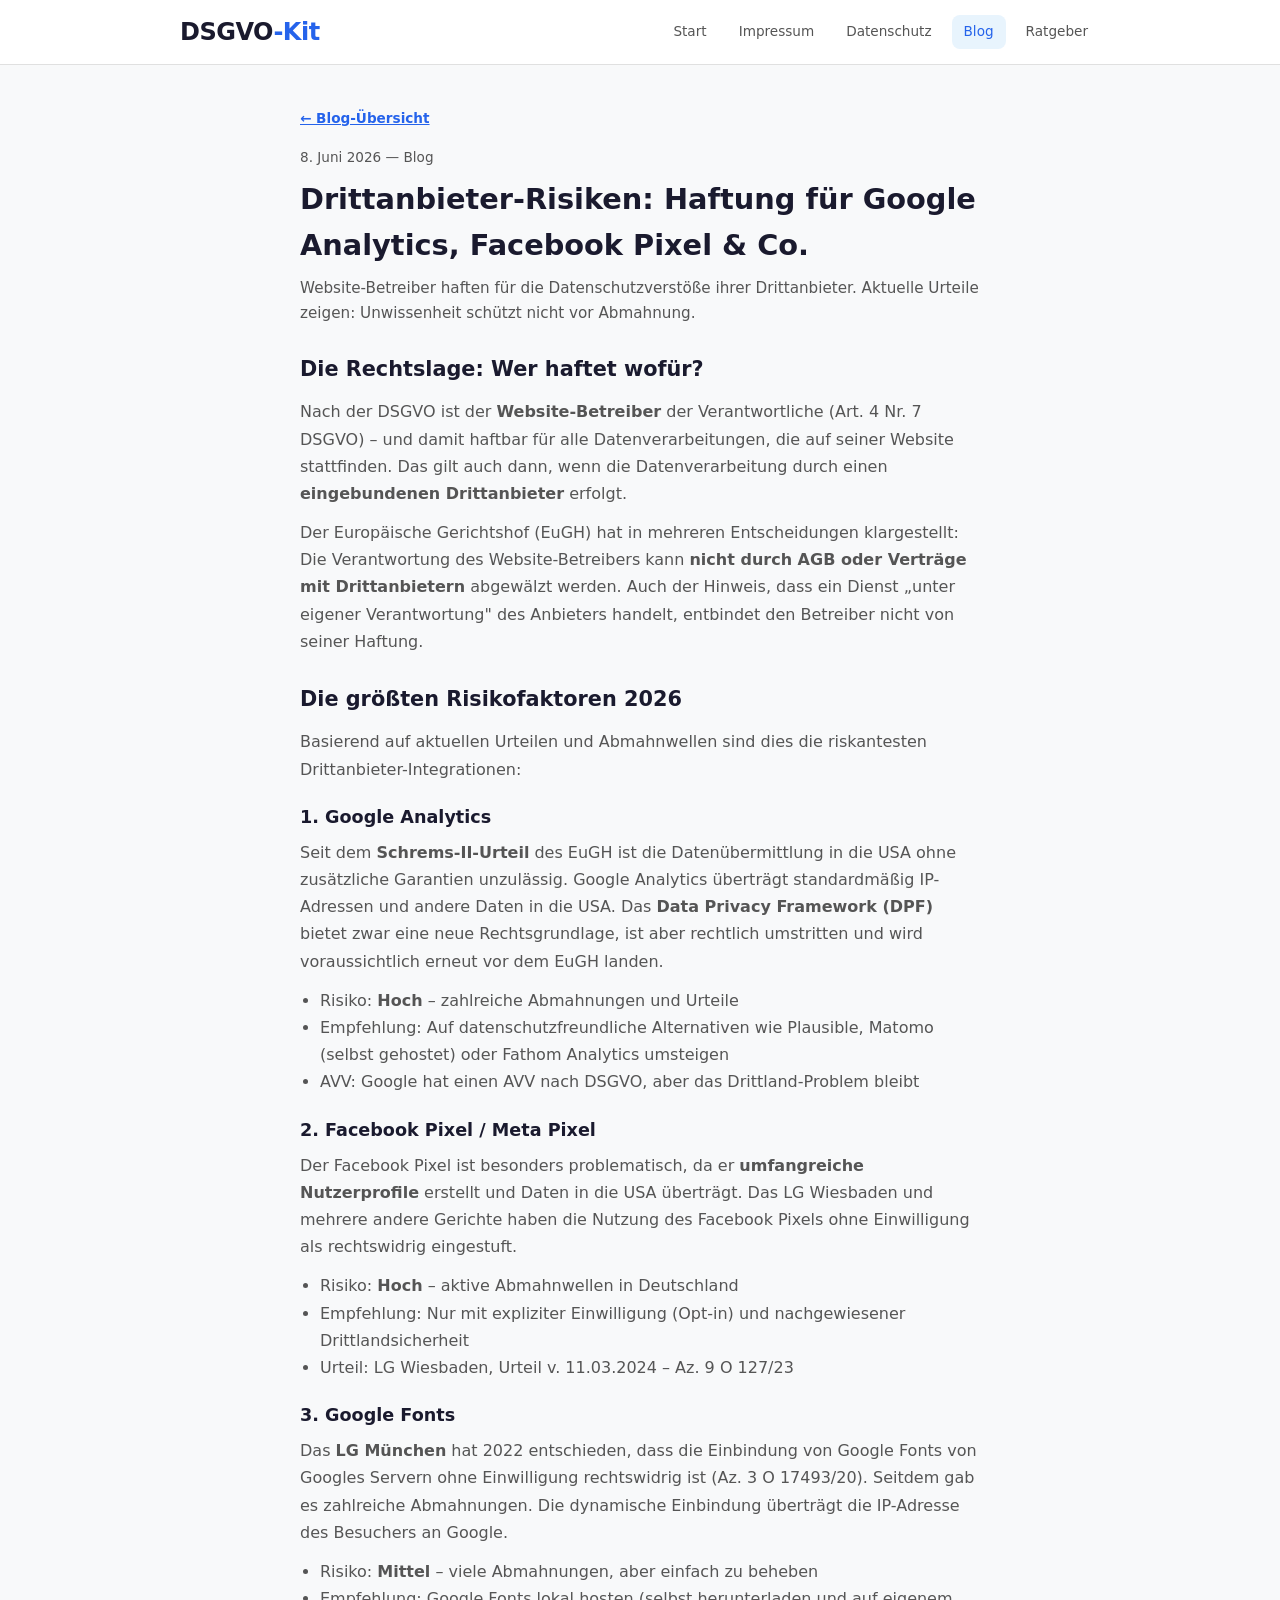
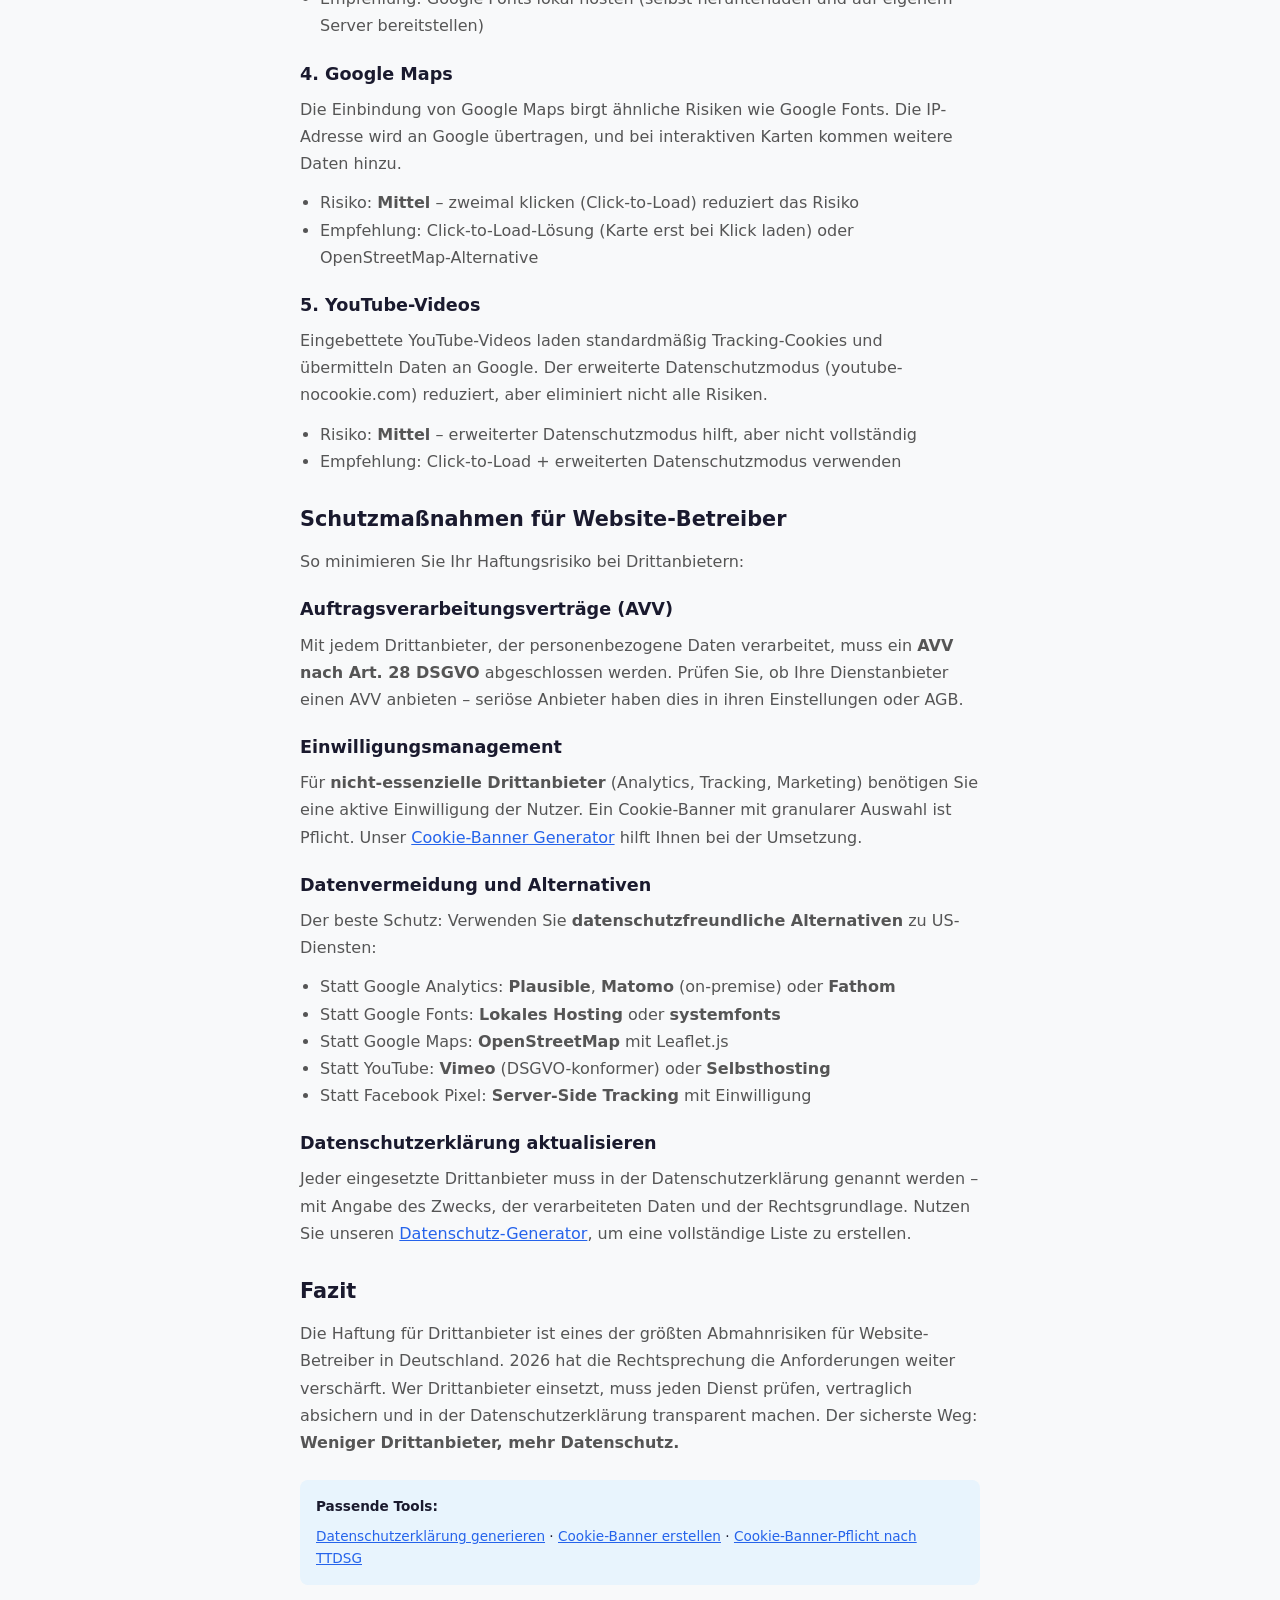
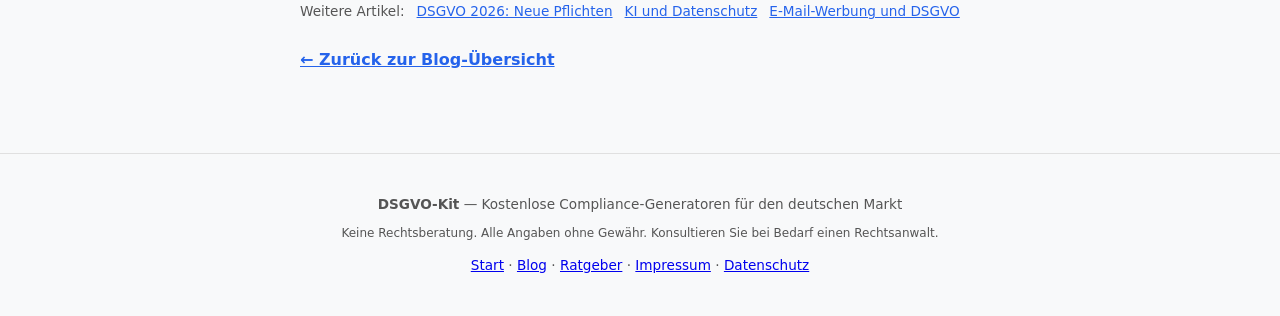
<file: blog/drittanbieter-haftung.html>
<!DOCTYPE html>
<html lang="de">
<head>
<meta charset="UTF-8">
<meta name="viewport" content="width=device-width, initial-scale=1.0">
<title>Drittanbieter-Risiken: Haftung für Google Analytics, Facebook Pixel & Co. — DSGVO-Kit Blog</title>
<meta name="description" content="Website-Betreiber haften für Datenschutzverstöße ihrer Drittanbieter. Aktuelle Urteile, Risikoanalyse und Schutzmaßnahmen für Google Analytics, Facebook Pixel und Co.">
<meta name="keywords" content="Drittanbieter Haftung, Google Analytics DSGVO, Facebook Pixel DSGVO, Auftragsverarbeitung, Haftung Website Betreiber, Drittanbieter Risiko">
<link rel="canonical" href="https://creativecodingsolutions.github.io/dsgvo-kit/blog/drittanbieter-haftung.html">
<link rel="stylesheet" href="../style.css">
<script defer data-domain="dsgvo-kit.creativecodingsolutions.github.io" src="https://plausible.io/js/script.js"></script>
<script type="application/ld+json">
{
  "@context": "https://schema.org",
  "@type": "FAQPage",
  "mainEntity": [
    {"@type":"Question","name":"Haftet ein Website-Betreiber für Datenschutzverstöße von Drittanbietern?","acceptedAnswer":{"@type":"Answer","text":"Ja, Website-Betreiber haften für die Datenschutzverstöße ihrer Drittanbieter als Verantwortlicher nach Art. 4 Nr. 7 DSGVO. Unwissenheit schützt nicht vor Haftung. Der Betreiber muss sicherstellen, dass alle eingebundenen Dienste datenschutzkonform sind."}},
    {"@type":"Question","name":"Welche Drittanbieter sind besonders riskant?","acceptedAnswer":{"@type":"Answer","text":"Besonders riskant sind Google Analytics, Facebook Pixel, Google Fonts, Google Maps, YouTube-Einbindungen, LinkedIn Insight Tag und alle Tracking-Dienste, die personenbezogene Daten in Drittländer (z.B. USA) übertragen. Aber auch scheinbar harmlose Dienste wie CDNs oder Font-Hosting können Abmahnrisiken bergen."}},
    {"@type":"Question","name":"Wie schütze ich mich vor Drittanbieter-Risiken?","acceptedAnswer":{"@type":"Answer","text":"Schließen Sie Auftragsverarbeitungsverträge (AVV) mit allen Diensten ab, prüfen Sie die Rechtsgrundlage für Datenübermittlungen in Drittländer, verwenden Sie datenschutzfreundliche Alternativen (z.B. Plausible statt Google Analytics), und holen Sie Einwilligungen für nicht-essenzielle Dienste über einen Cookie-Banner ein."}}
  ]
}
</script>
</head>
<body>
<header>
<div class="container header-inner">
<div class="logo">DSGVO<span>-Kit</span></div>
<nav>
<a href="../index.html">Start</a>
<a href="../impressum.html">Impressum</a>
<a href="../datenschutz.html">Datenschutz</a>
<a href="index.html" style="color:var(--accent);background:var(--badge-bg)">Blog</a>
<a href="../faq/impressum-pflicht.html">Ratgeber</a>
</nav>
</div>
</header>
<main class="container" style="padding: 40px 20px; max-width: 720px;">
<a href="index.html" style="color:var(--accent);font-weight:600;font-size:.85rem;">&larr; Blog-Übersicht</a>
<p style="color:var(--text2);font-size:.85rem;margin:16px 0 8px;"><time datetime="2026-06-08">8. Juni 2026</time> — Blog</p>
<h1 style="font-size:1.8rem;font-weight:700;margin:0 0 8px;">Drittanbieter-Risiken: Haftung für Google Analytics, Facebook Pixel & Co.</h1>
<p style="color:var(--text2);font-size:.95rem;margin-bottom:24px;">Website-Betreiber haften für die Datenschutzverstöße ihrer Drittanbieter. Aktuelle Urteile zeigen: Unwissenheit schützt nicht vor Abmahnung.</p>

<h2 style="font-size:1.3rem;font-weight:700;margin:28px 0 12px;">Die Rechtslage: Wer haftet wofür?</h2>
<p style="color:var(--text2);line-height:1.7;margin-bottom:12px;">Nach der DSGVO ist der <strong>Website-Betreiber</strong> der Verantwortliche (Art. 4 Nr. 7 DSGVO) – und damit haftbar für alle Datenverarbeitungen, die auf seiner Website stattfinden. Das gilt auch dann, wenn die Datenverarbeitung durch einen <strong>eingebundenen Drittanbieter</strong> erfolgt.</p>
<p style="color:var(--text2);line-height:1.7;margin-bottom:12px;">Der Europäische Gerichtshof (EuGH) hat in mehreren Entscheidungen klargestellt: Die Verantwortung des Website-Betreibers kann <strong>nicht durch AGB oder Verträge mit Drittanbietern</strong> abgewälzt werden. Auch der Hinweis, dass ein Dienst „unter eigener Verantwortung" des Anbieters handelt, entbindet den Betreiber nicht von seiner Haftung.</p>

<h2 style="font-size:1.3rem;font-weight:700;margin:28px 0 12px;">Die größten Risikofaktoren 2026</h2>
<p style="color:var(--text2);line-height:1.7;margin-bottom:12px;">Basierend auf aktuellen Urteilen und Abmahnwellen sind dies die riskantesten Drittanbieter-Integrationen:</p>

<h3 style="font-size:1.1rem;font-weight:700;margin:20px 0 8px;">1. Google Analytics</h3>
<p style="color:var(--text2);line-height:1.7;margin-bottom:12px;">Seit dem <strong>Schrems-II-Urteil</strong> des EuGH ist die Datenübermittlung in die USA ohne zusätzliche Garantien unzulässig. Google Analytics überträgt standardmäßig IP-Adressen und andere Daten in die USA. Das <strong>Data Privacy Framework (DPF)</strong> bietet zwar eine neue Rechtsgrundlage, ist aber rechtlich umstritten und wird voraussichtlich erneut vor dem EuGH landen.</p>
<ul style="color:var(--text2);line-height:1.7;margin:8px 0 20px 20px;">
<li>Risiko: <strong>Hoch</strong> – zahlreiche Abmahnungen und Urteile</li>
<li>Empfehlung: Auf datenschutzfreundliche Alternativen wie Plausible, Matomo (selbst gehostet) oder Fathom Analytics umsteigen</li>
<li>AVV: Google hat einen AVV nach DSGVO, aber das Drittland-Problem bleibt</li>
</ul>

<h3 style="font-size:1.1rem;font-weight:700;margin:20px 0 8px;">2. Facebook Pixel / Meta Pixel</h3>
<p style="color:var(--text2);line-height:1.7;margin-bottom:12px;">Der Facebook Pixel ist besonders problematisch, da er <strong>umfangreiche Nutzerprofile</strong> erstellt und Daten in die USA überträgt. Das LG Wiesbaden und mehrere andere Gerichte haben die Nutzung des Facebook Pixels ohne Einwilligung als rechtswidrig eingestuft.</p>
<ul style="color:var(--text2);line-height:1.7;margin:8px 0 20px 20px;">
<li>Risiko: <strong>Hoch</strong> – aktive Abmahnwellen in Deutschland</li>
<li>Empfehlung: Nur mit expliziter Einwilligung (Opt-in) und nachgewiesener Drittlandsicherheit</li>
<li>Urteil: LG Wiesbaden, Urteil v. 11.03.2024 – Az. 9 O 127/23</li>
</ul>

<h3 style="font-size:1.1rem;font-weight:700;margin:20px 0 8px;">3. Google Fonts</h3>
<p style="color:var(--text2);line-height:1.7;margin-bottom:12px;">Das <strong>LG München</strong> hat 2022 entschieden, dass die Einbindung von Google Fonts von Googles Servern ohne Einwilligung rechtswidrig ist (Az. 3 O 17493/20). Seitdem gab es zahlreiche Abmahnungen. Die dynamische Einbindung überträgt die IP-Adresse des Besuchers an Google.</p>
<ul style="color:var(--text2);line-height:1.7;margin:8px 0 20px 20px;">
<li>Risiko: <strong>Mittel</strong> – viele Abmahnungen, aber einfach zu beheben</li>
<li>Empfehlung: Google Fonts lokal hosten (selbst herunterladen und auf eigenem Server bereitstellen)</li>
</ul>

<h3 style="font-size:1.1rem;font-weight:700;margin:20px 0 8px;">4. Google Maps</h3>
<p style="color:var(--text2);line-height:1.7;margin-bottom:12px;">Die Einbindung von Google Maps birgt ähnliche Risiken wie Google Fonts. Die IP-Adresse wird an Google übertragen, und bei interaktiven Karten kommen weitere Daten hinzu.</p>
<ul style="color:var(--text2);line-height:1.7;margin:8px 0 20px 20px;">
<li>Risiko: <strong>Mittel</strong> – zweimal klicken (Click-to-Load) reduziert das Risiko</li>
<li>Empfehlung: Click-to-Load-Lösung (Karte erst bei Klick laden) oder OpenStreetMap-Alternative</li>
</ul>

<h3 style="font-size:1.1rem;font-weight:700;margin:20px 0 8px;">5. YouTube-Videos</h3>
<p style="color:var(--text2);line-height:1.7;margin-bottom:12px;">Eingebettete YouTube-Videos laden standardmäßig Tracking-Cookies und übermitteln Daten an Google. Der erweiterte Datenschutzmodus (youtube-nocookie.com) reduziert, aber eliminiert nicht alle Risiken.</p>
<ul style="color:var(--text2);line-height:1.7;margin:8px 0 20px 20px;">
<li>Risiko: <strong>Mittel</strong> – erweiterter Datenschutzmodus hilft, aber nicht vollständig</li>
<li>Empfehlung: Click-to-Load + erweiterten Datenschutzmodus verwenden</li>
</ul>

<h2 style="font-size:1.3rem;font-weight:700;margin:28px 0 12px;">Schutzmaßnahmen für Website-Betreiber</h2>
<p style="color:var(--text2);line-height:1.7;margin-bottom:12px;">So minimieren Sie Ihr Haftungsrisiko bei Drittanbietern:</p>

<h3 style="font-size:1.1rem;font-weight:700;margin:20px 0 8px;">Auftragsverarbeitungsverträge (AVV)</h3>
<p style="color:var(--text2);line-height:1.7;margin-bottom:12px;">Mit jedem Drittanbieter, der personenbezogene Daten verarbeitet, muss ein <strong>AVV nach Art. 28 DSGVO</strong> abgeschlossen werden. Prüfen Sie, ob Ihre Dienstanbieter einen AVV anbieten – seriöse Anbieter haben dies in ihren Einstellungen oder AGB.</p>

<h3 style="font-size:1.1rem;font-weight:700;margin:20px 0 8px;">Einwilligungsmanagement</h3>
<p style="color:var(--text2);line-height:1.7;margin-bottom:12px;">Für <strong>nicht-essenzielle Drittanbieter</strong> (Analytics, Tracking, Marketing) benötigen Sie eine aktive Einwilligung der Nutzer. Ein Cookie-Banner mit granularer Auswahl ist Pflicht. Unser <a href="../index.html#cookie" style="color:var(--accent);">Cookie-Banner Generator</a> hilft Ihnen bei der Umsetzung.</p>

<h3 style="font-size:1.1rem;font-weight:700;margin:20px 0 8px;">Datenvermeidung und Alternativen</h3>
<p style="color:var(--text2);line-height:1.7;margin-bottom:12px;">Der beste Schutz: Verwenden Sie <strong>datenschutzfreundliche Alternativen</strong> zu US-Diensten:</p>
<ul style="color:var(--text2);line-height:1.7;margin:8px 0 20px 20px;">
<li>Statt Google Analytics: <strong>Plausible</strong>, <strong>Matomo</strong> (on-premise) oder <strong>Fathom</strong></li>
<li>Statt Google Fonts: <strong>Lokales Hosting</strong> oder <strong>systemfonts</strong></li>
<li>Statt Google Maps: <strong>OpenStreetMap</strong> mit Leaflet.js</li>
<li>Statt YouTube: <strong>Vimeo</strong> (DSGVO-konformer) oder <strong>Selbsthosting</strong></li>
<li>Statt Facebook Pixel: <strong>Server-Side Tracking</strong> mit Einwilligung</li>
</ul>

<h3 style="font-size:1.1rem;font-weight:700;margin:20px 0 8px;">Datenschutzerklärung aktualisieren</h3>
<p style="color:var(--text2);line-height:1.7;margin-bottom:12px;">Jeder eingesetzte Drittanbieter muss in der Datenschutzerklärung genannt werden – mit Angabe des Zwecks, der verarbeiteten Daten und der Rechtsgrundlage. Nutzen Sie unseren <a href="../index.html#datenschutz" style="color:var(--accent);">Datenschutz-Generator</a>, um eine vollständige Liste zu erstellen.</p>

<h2 style="font-size:1.3rem;font-weight:700;margin:28px 0 12px;">Fazit</h2>
<p style="color:var(--text2);line-height:1.7;margin-bottom:24px;">Die Haftung für Drittanbieter ist eines der größten Abmahnrisiken für Website-Betreiber in Deutschland. 2026 hat die Rechtsprechung die Anforderungen weiter verschärft. Wer Drittanbieter einsetzt, muss jeden Dienst prüfen, vertraglich absichern und in der Datenschutzerklärung transparent machen. Der sicherste Weg: <strong>Weniger Drittanbieter, mehr Datenschutz.</strong></p>

<div style="margin-top:24px;padding:16px;background:var(--badge-bg);border-radius:8px;">
<p style="font-size:.85rem;color:var(--text);"><strong>Passende Tools:</strong></p>
<div style="margin-top:8px;font-size:.85rem;">
<a href="../index.html#datenschutz" style="color:var(--accent);">Datenschutzerklärung generieren</a> ·
<a href="../index.html#cookie" style="color:var(--accent);">Cookie-Banner erstellen</a> ·
<a href="../faq/cookie-banner-pflicht.html" style="color:var(--accent);">Cookie-Banner-Pflicht nach TTDSG</a>
</div>
</div>

<div style="margin-top:16px;display:flex;gap:12px;flex-wrap:wrap;font-size:.85rem;">
<span style="color:var(--text2);">Weitere Artikel:</span>
<a href="dsgvo-2026-pflichten.html" style="color:var(--accent);">DSGVO 2026: Neue Pflichten</a>
<a href="ki-datenschutz-regulierung.html" style="color:var(--accent);">KI und Datenschutz</a>
<a href="email-werbung-dsgvo.html" style="color:var(--accent);">E-Mail-Werbung und DSGVO</a>
</div>

<p style="margin-top:24px;"><a href="index.html" style="color:var(--accent);font-weight:600;">&larr; Zurück zur Blog-Übersicht</a></p>
</main>
<footer>
<div class="container footer-inner">
<p><strong>DSGVO-Kit</strong> — Kostenlose Compliance-Generatoren für den deutschen Markt</p>
<p class="footer-meta">Keine Rechtsberatung. Alle Angaben ohne Gewähr. Konsultieren Sie bei Bedarf einen Rechtsanwalt.</p>
<p class="footer-links" style="margin-top:12px;">
<a href="../index.html">Start</a> ·
<a href="index.html">Blog</a> ·
<a href="../faq/impressum-pflicht.html">Ratgeber</a> ·
<a href="../impressum.html">Impressum</a> ·
<a href="../datenschutz.html">Datenschutz</a>
</p>
</div>
</footer>
</body>
</html>
</file>
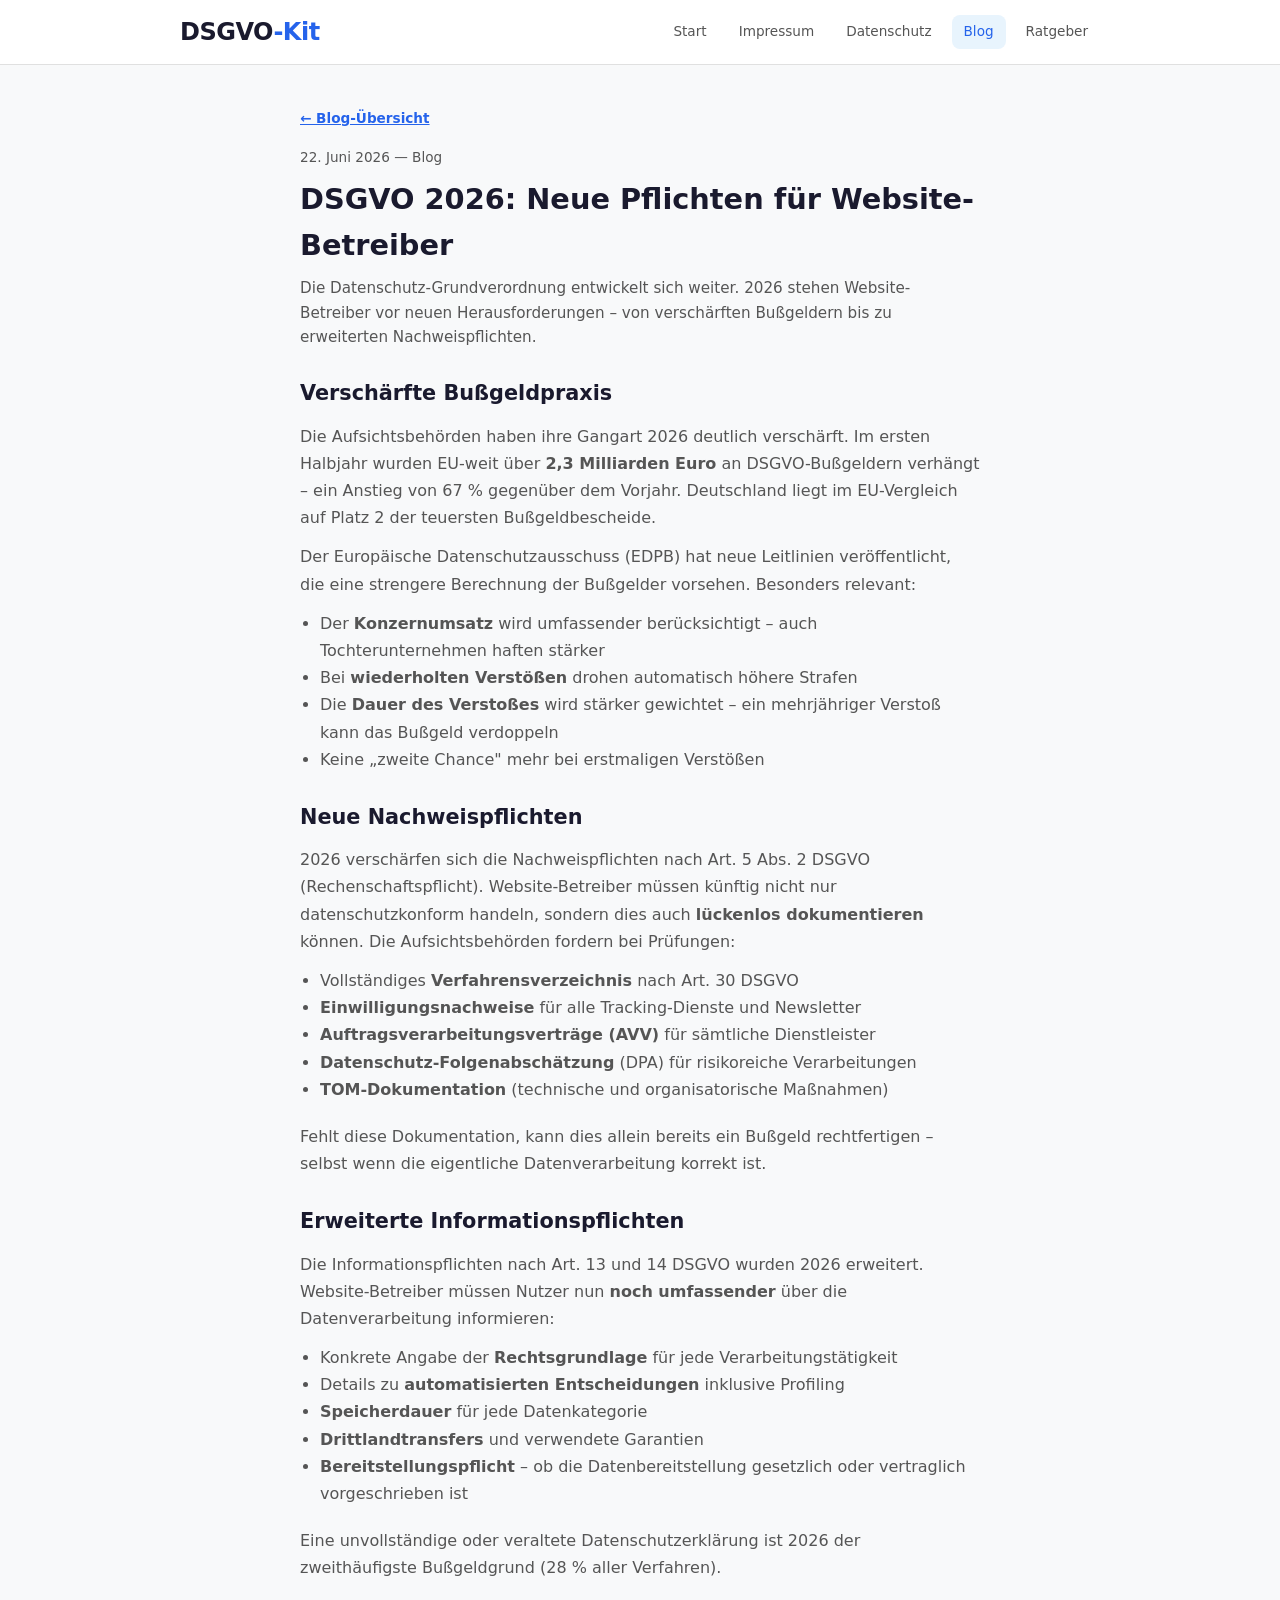
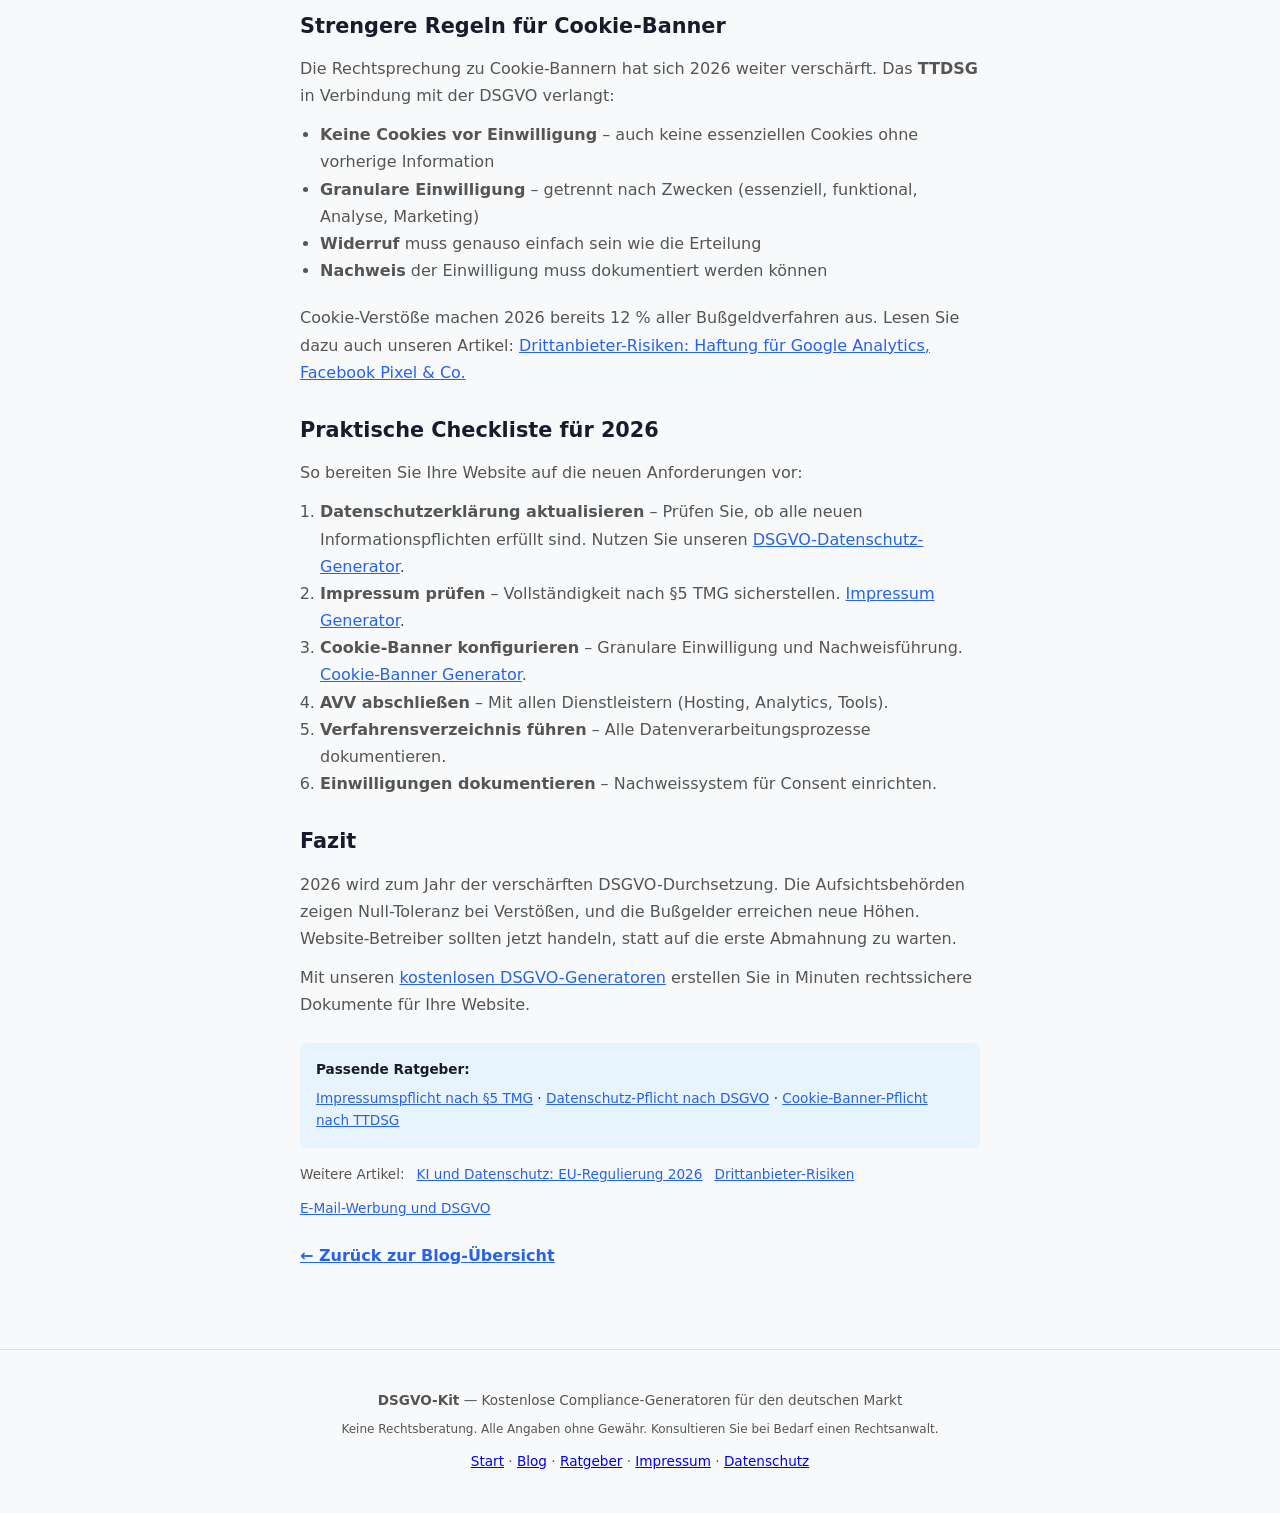
<file: blog/dsgvo-2026-pflichten.html>
<!DOCTYPE html>
<html lang="de">
<head>
<meta charset="UTF-8">
<meta name="viewport" content="width=device-width, initial-scale=1.0">
<title>DSGVO 2026: Neue Pflichten für Website-Betreiber — DSGVO-Kit Blog</title>
<meta name="description" content="DSGVO 2026: Verschärfte Bußgelder, neue Nachweispflichten, erweiterte Informationspflichten. Alle Änderungen für deutsche Website-Betreiber im Überblick.">
<meta name="keywords" content="DSGVO 2026, Datenschutz Pflichten, Website Betreiber DSGVO, DSGVO Änderungen, Datenschutz Nachweis, Informationspflichten">
<link rel="canonical" href="https://creativecodingsolutions.github.io/dsgvo-kit/blog/dsgvo-2026-pflichten.html">
<link rel="stylesheet" href="../style.css">
<script defer data-domain="dsgvo-kit.creativecodingsolutions.github.io" src="https://plausible.io/js/script.js"></script>
<script type="application/ld+json">
{
  "@context": "https://schema.org",
  "@type": "FAQPage",
  "mainEntity": [
    {"@type":"Question","name":"Welche neuen DSGVO-Pflichten gibt es 2026?","acceptedAnswer":{"@type":"Answer","text":"2026 kommen verschärfte Nachweispflichten, erweiterte Informationspflichten bei Datenerhebung, strengere Regeln für automatisierte Entscheidungen und höhere Bußgelder bei Verstößen. Der European Data Protection Board hat neue Leitlinien veröffentlicht, die eine strengere Berechnung der Bußgelder vorsehen."}},
    {"@type":"Question","name":"Was ändert sich bei den Bußgeldern 2026?","acceptedAnswer":{"@type":"Answer","text":"Die Bußgelder steigen drastisch: Allein im ersten Halbjahr 2026 wurden EU-weit über 2,3 Milliarden Euro verhängt. Der EDPB hat die Berechnungsmethode verschärft – Konzernumsatz wird umfassender berücksichtigt, wiederholte Verstöße führen automatisch zu höheren Strafen, und die Dauer des Verstoßes wird stärker gewichtet."}},
    {"@type":"Question","name":"Wie kann ich meine Website DSGVO-konform halten?","acceptedAnswer":{"@type":"Answer","text":"Regelmäßige Prüfung von Impressum, Datenschutzerklärung, Cookie-Banner und Auftragsverarbeitungsverträgen. Dokumentieren Sie alle Datenverarbeitungsprozesse und führen Sie ein Verfahrensverzeichnis. Nutzen Sie unseren kostenlosen DSGVO-Kit, um Ihre rechtlichen Dokumente aktuell zu halten."}}
  ]
}
</script>
</head>
<body>
<header>
<div class="container header-inner">
<div class="logo">DSGVO<span>-Kit</span></div>
<nav>
<a href="../index.html">Start</a>
<a href="../impressum.html">Impressum</a>
<a href="../datenschutz.html">Datenschutz</a>
<a href="index.html" style="color:var(--accent);background:var(--badge-bg)">Blog</a>
<a href="../faq/impressum-pflicht.html">Ratgeber</a>
</nav>
</div>
</header>
<main class="container" style="padding: 40px 20px; max-width: 720px;">
<a href="index.html" style="color:var(--accent);font-weight:600;font-size:.85rem;">&larr; Blog-Übersicht</a>
<p style="color:var(--text2);font-size:.85rem;margin:16px 0 8px;"><time datetime="2026-06-22">22. Juni 2026</time> — Blog</p>
<h1 style="font-size:1.8rem;font-weight:700;margin:0 0 8px;">DSGVO 2026: Neue Pflichten für Website-Betreiber</h1>
<p style="color:var(--text2);font-size:.95rem;margin-bottom:24px;">Die Datenschutz-Grundverordnung entwickelt sich weiter. 2026 stehen Website-Betreiber vor neuen Herausforderungen – von verschärften Bußgeldern bis zu erweiterten Nachweispflichten.</p>

<h2 style="font-size:1.3rem;font-weight:700;margin:28px 0 12px;">Verschärfte Bußgeldpraxis</h2>
<p style="color:var(--text2);line-height:1.7;margin-bottom:12px;">Die Aufsichtsbehörden haben ihre Gangart 2026 deutlich verschärft. Im ersten Halbjahr wurden EU-weit über <strong>2,3 Milliarden Euro</strong> an DSGVO-Bußgeldern verhängt – ein Anstieg von 67 % gegenüber dem Vorjahr. Deutschland liegt im EU-Vergleich auf Platz 2 der teuersten Bußgeldbescheide.</p>
<p style="color:var(--text2);line-height:1.7;margin-bottom:12px;">Der Europäische Datenschutzausschuss (EDPB) hat neue Leitlinien veröffentlicht, die eine strengere Berechnung der Bußgelder vorsehen. Besonders relevant:</p>
<ul style="color:var(--text2);line-height:1.7;margin:8px 0 20px 20px;">
<li>Der <strong>Konzernumsatz</strong> wird umfassender berücksichtigt – auch Tochterunternehmen haften stärker</li>
<li>Bei <strong>wiederholten Verstößen</strong> drohen automatisch höhere Strafen</li>
<li>Die <strong>Dauer des Verstoßes</strong> wird stärker gewichtet – ein mehrjähriger Verstoß kann das Bußgeld verdoppeln</li>
<li>Keine „zweite Chance" mehr bei erstmaligen Verstößen</li>
</ul>

<h2 style="font-size:1.3rem;font-weight:700;margin:28px 0 12px;">Neue Nachweispflichten</h2>
<p style="color:var(--text2);line-height:1.7;margin-bottom:12px;">2026 verschärfen sich die Nachweispflichten nach Art. 5 Abs. 2 DSGVO (Rechenschaftspflicht). Website-Betreiber müssen künftig nicht nur datenschutzkonform handeln, sondern dies auch <strong>lückenlos dokumentieren</strong> können. Die Aufsichtsbehörden fordern bei Prüfungen:</p>
<ul style="color:var(--text2);line-height:1.7;margin:8px 0 20px 20px;">
<li>Vollständiges <strong>Verfahrensverzeichnis</strong> nach Art. 30 DSGVO</li>
<li><strong>Einwilligungsnachweise</strong> für alle Tracking-Dienste und Newsletter</li>
<li><strong>Auftragsverarbeitungsverträge (AVV)</strong> für sämtliche Dienstleister</li>
<li><strong>Datenschutz-Folgenabschätzung</strong> (DPA) für risikoreiche Verarbeitungen</li>
<li><strong>TOM-Dokumentation</strong> (technische und organisatorische Maßnahmen)</li>
</ul>
<p style="color:var(--text2);line-height:1.7;margin-bottom:12px;">Fehlt diese Dokumentation, kann dies allein bereits ein Bußgeld rechtfertigen – selbst wenn die eigentliche Datenverarbeitung korrekt ist.</p>

<h2 style="font-size:1.3rem;font-weight:700;margin:28px 0 12px;">Erweiterte Informationspflichten</h2>
<p style="color:var(--text2);line-height:1.7;margin-bottom:12px;">Die Informationspflichten nach Art. 13 und 14 DSGVO wurden 2026 erweitert. Website-Betreiber müssen Nutzer nun <strong>noch umfassender</strong> über die Datenverarbeitung informieren:</p>
<ul style="color:var(--text2);line-height:1.7;margin:8px 0 20px 20px;">
<li>Konkrete Angabe der <strong>Rechtsgrundlage</strong> für jede Verarbeitungstätigkeit</li>
<li>Details zu <strong>automatisierten Entscheidungen</strong> inklusive Profiling</li>
<li><strong>Speicherdauer</strong> für jede Datenkategorie</li>
<li><strong>Drittlandtransfers</strong> und verwendete Garantien</li>
<li><strong>Bereitstellungspflicht</strong> – ob die Datenbereitstellung gesetzlich oder vertraglich vorgeschrieben ist</li>
</ul>
<p style="color:var(--text2);line-height:1.7;margin-bottom:12px;">Eine unvollständige oder veraltete Datenschutzerklärung ist 2026 der zweithäufigste Bußgeldgrund (28 % aller Verfahren).</p>

<h2 style="font-size:1.3rem;font-weight:700;margin:28px 0 12px;">Strengere Regeln für Cookie-Banner</h2>
<p style="color:var(--text2);line-height:1.7;margin-bottom:12px;">Die Rechtsprechung zu Cookie-Bannern hat sich 2026 weiter verschärft. Das <strong>TTDSG</strong> in Verbindung mit der DSGVO verlangt:</p>
<ul style="color:var(--text2);line-height:1.7;margin:8px 0 20px 20px;">
<li><strong>Keine Cookies vor Einwilligung</strong> – auch keine essenziellen Cookies ohne vorherige Information</li>
<li><strong>Granulare Einwilligung</strong> – getrennt nach Zwecken (essenziell, funktional, Analyse, Marketing)</li>
<li><strong>Widerruf</strong> muss genauso einfach sein wie die Erteilung</li>
<li><strong>Nachweis</strong> der Einwilligung muss dokumentiert werden können</li>
</ul>
<p style="color:var(--text2);line-height:1.7;margin-bottom:12px;">Cookie-Verstöße machen 2026 bereits 12 % aller Bußgeldverfahren aus. Lesen Sie dazu auch unseren Artikel: <a href="drittanbieter-haftung.html" style="color:var(--accent);">Drittanbieter-Risiken: Haftung für Google Analytics, Facebook Pixel & Co.</a></p>

<h2 style="font-size:1.3rem;font-weight:700;margin:28px 0 12px;">Praktische Checkliste für 2026</h2>
<p style="color:var(--text2);line-height:1.7;margin-bottom:12px;">So bereiten Sie Ihre Website auf die neuen Anforderungen vor:</p>
<ol style="color:var(--text2);line-height:1.7;margin:8px 0 20px 20px;">
<li><strong>Datenschutzerklärung aktualisieren</strong> – Prüfen Sie, ob alle neuen Informationspflichten erfüllt sind. Nutzen Sie unseren <a href="../index.html#datenschutz" style="color:var(--accent);">DSGVO-Datenschutz-Generator</a>.</li>
<li><strong>Impressum prüfen</strong> – Vollständigkeit nach §5 TMG sicherstellen. <a href="../index.html#impressum" style="color:var(--accent);">Impressum Generator</a>.</li>
<li><strong>Cookie-Banner konfigurieren</strong> – Granulare Einwilligung und Nachweisführung. <a href="../index.html#cookie" style="color:var(--accent);">Cookie-Banner Generator</a>.</li>
<li><strong>AVV abschließen</strong> – Mit allen Dienstleistern (Hosting, Analytics, Tools).</li>
<li><strong>Verfahrensverzeichnis führen</strong> – Alle Datenverarbeitungsprozesse dokumentieren.</li>
<li><strong>Einwilligungen dokumentieren</strong> – Nachweissystem für Consent einrichten.</li>
</ol>

<h2 style="font-size:1.3rem;font-weight:700;margin:28px 0 12px;">Fazit</h2>
<p style="color:var(--text2);line-height:1.7;margin-bottom:12px;">2026 wird zum Jahr der verschärften DSGVO-Durchsetzung. Die Aufsichtsbehörden zeigen Null-Toleranz bei Verstößen, und die Bußgelder erreichen neue Höhen. Website-Betreiber sollten jetzt handeln, statt auf die erste Abmahnung zu warten.</p>
<p style="color:var(--text2);line-height:1.7;margin-bottom:24px;">Mit unseren <a href="../index.html" style="color:var(--accent);">kostenlosen DSGVO-Generatoren</a> erstellen Sie in Minuten rechtssichere Dokumente für Ihre Website.</p>

<div style="margin-top:24px;padding:16px;background:var(--badge-bg);border-radius:8px;">
<p style="font-size:.85rem;color:var(--text);"><strong>Passende Ratgeber:</strong></p>
<div style="margin-top:8px;font-size:.85rem;">
<a href="../faq/impressum-pflicht.html" style="color:var(--accent);">Impressumspflicht nach §5 TMG</a> ·
<a href="../faq/datenschutz-pflicht.html" style="color:var(--accent);">Datenschutz-Pflicht nach DSGVO</a> ·
<a href="../faq/cookie-banner-pflicht.html" style="color:var(--accent);">Cookie-Banner-Pflicht nach TTDSG</a>
</div>
</div>

<div style="margin-top:16px;display:flex;gap:12px;flex-wrap:wrap;font-size:.85rem;">
<span style="color:var(--text2);">Weitere Artikel:</span>
<a href="ki-datenschutz-regulierung.html" style="color:var(--accent);">KI und Datenschutz: EU-Regulierung 2026</a>
<a href="drittanbieter-haftung.html" style="color:var(--accent);">Drittanbieter-Risiken</a>
<a href="email-werbung-dsgvo.html" style="color:var(--accent);">E-Mail-Werbung und DSGVO</a>
</div>

<p style="margin-top:24px;"><a href="index.html" style="color:var(--accent);font-weight:600;">&larr; Zurück zur Blog-Übersicht</a></p>
</main>
<footer>
<div class="container footer-inner">
<p><strong>DSGVO-Kit</strong> — Kostenlose Compliance-Generatoren für den deutschen Markt</p>
<p class="footer-meta">Keine Rechtsberatung. Alle Angaben ohne Gewähr. Konsultieren Sie bei Bedarf einen Rechtsanwalt.</p>
<p class="footer-links" style="margin-top:12px;">
<a href="../index.html">Start</a> ·
<a href="index.html">Blog</a> ·
<a href="../faq/impressum-pflicht.html">Ratgeber</a> ·
<a href="../impressum.html">Impressum</a> ·
<a href="../datenschutz.html">Datenschutz</a>
</p>
</div>
</footer>
</body>
</html>
</file>
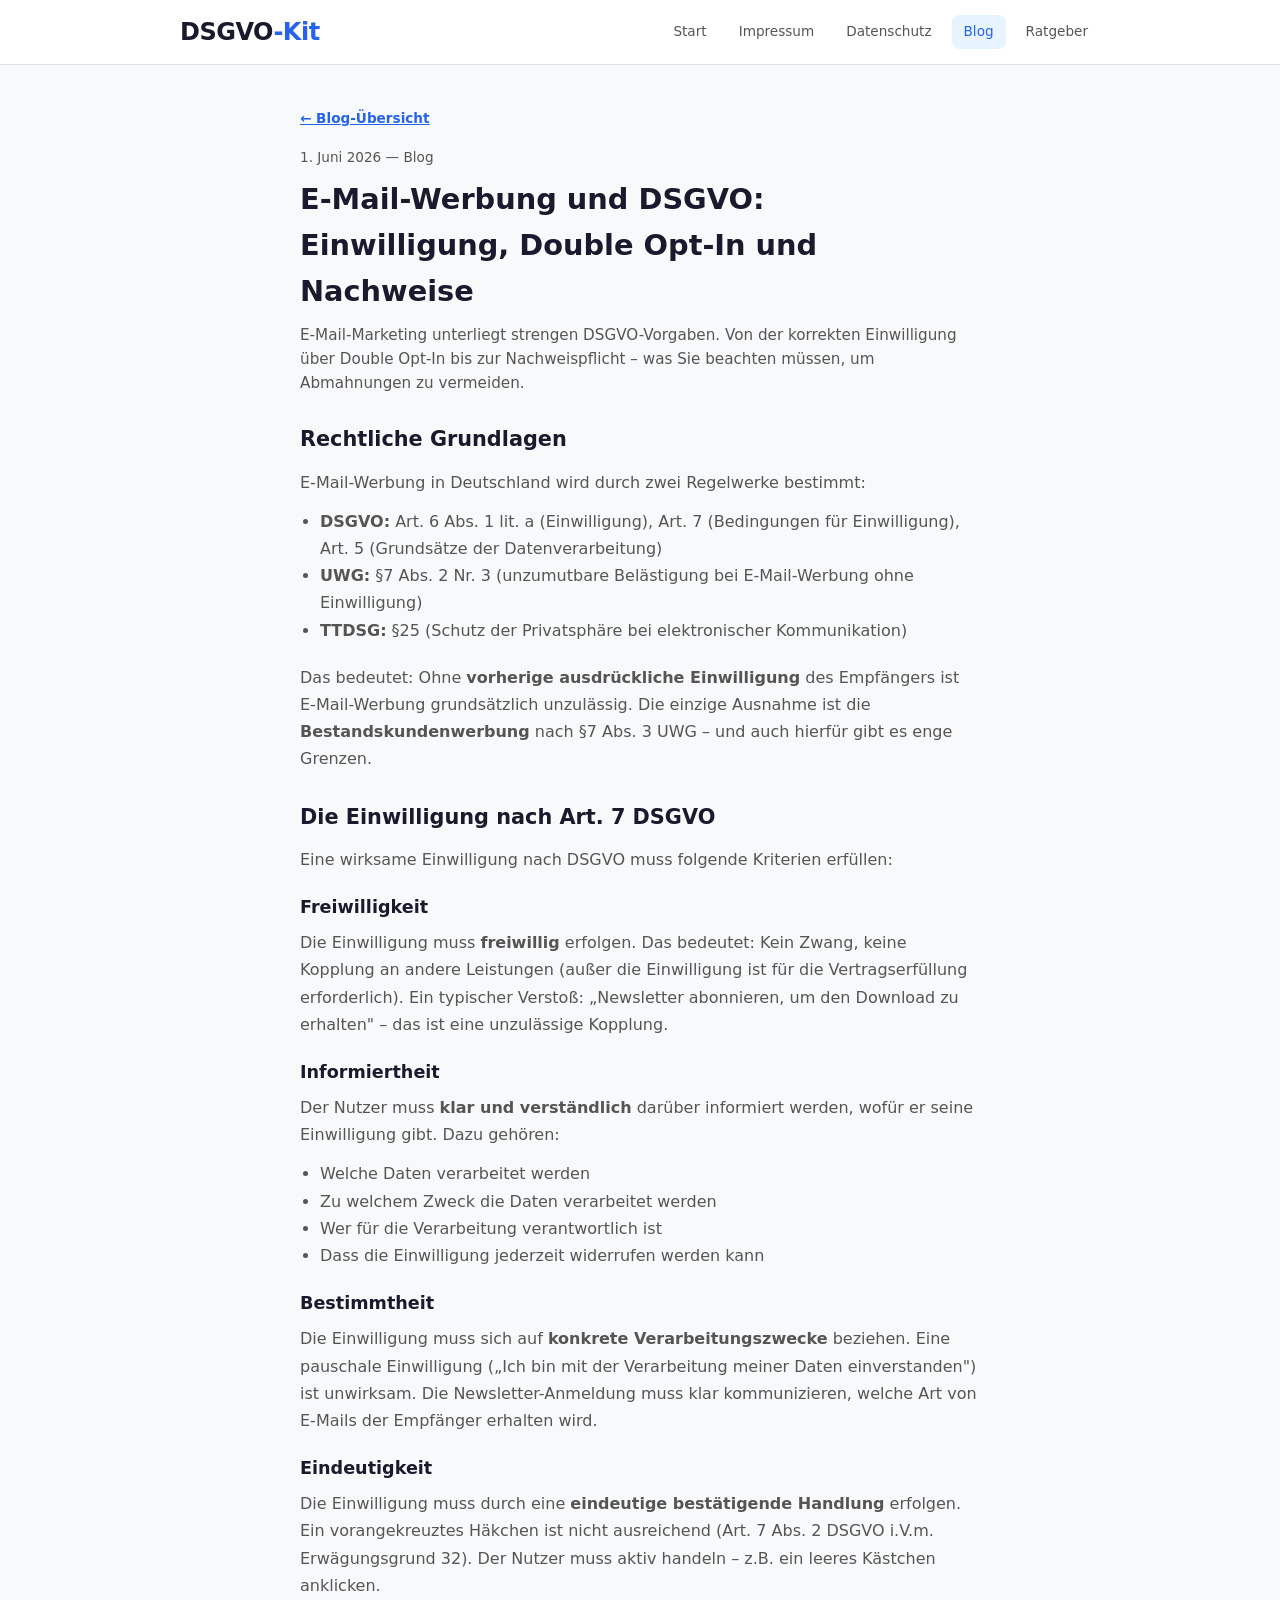
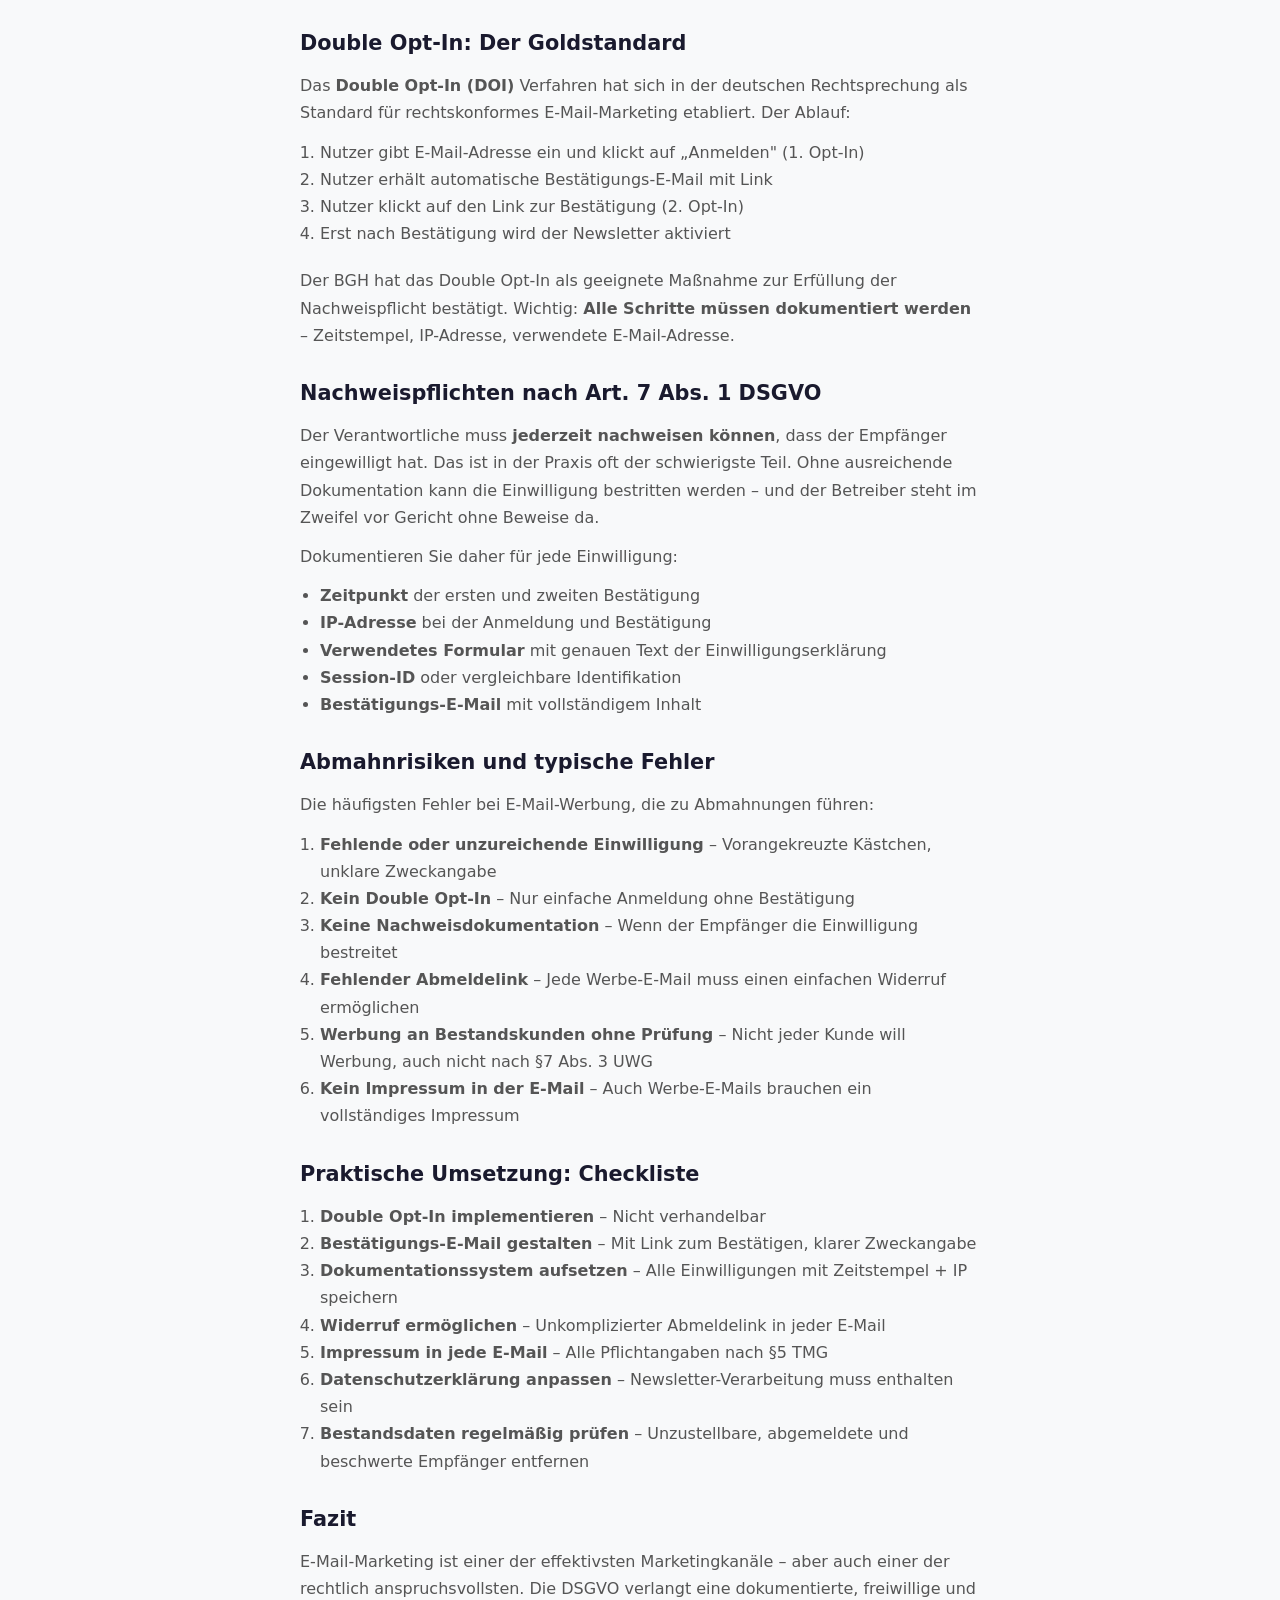
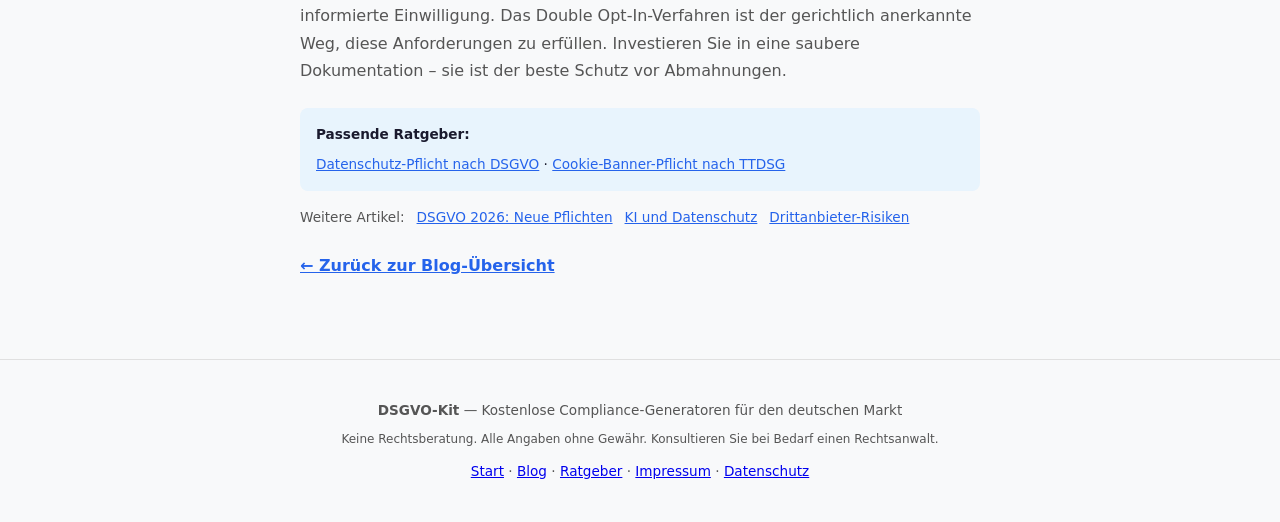
<file: blog/email-werbung-dsgvo.html>
<!DOCTYPE html>
<html lang="de">
<head>
<meta charset="UTF-8">
<meta name="viewport" content="width=device-width, initial-scale=1.0">
<title>E-Mail-Werbung und DSGVO: Einwilligung, Double Opt-In und Nachweise — DSGVO-Kit Blog</title>
<meta name="description" content="E-Mail-Marketing DSGVO-konform: Einwilligung nach Art. 7 DSGVO, Double Opt-In Verfahren, Nachweispflichten und Abmahnschutz für Newsletter-Betreiber.">
<meta name="keywords" content="E-Mail Werbung DSGVO, Newsletter DSGVO, Double Opt-In DSGVO, Einwilligung E-Mail, Newsletter Abmahnung, E-Mail Marketing Recht">
<link rel="canonical" href="https://creativecodingsolutions.github.io/dsgvo-kit/blog/email-werbung-dsgvo.html">
<link rel="stylesheet" href="../style.css">
<script defer data-domain="dsgvo-kit.creativecodingsolutions.github.io" src="https://plausible.io/js/script.js"></script>
<script type="application/ld+json">
{
  "@context": "https://schema.org",
  "@type": "FAQPage",
  "mainEntity": [
    {"@type":"Question","name":"Ist Double Opt-In nach DSGVO Pflicht?","acceptedAnswer":{"@type":"Answer","text":"Das Double Opt-In Verfahren ist rechtlich nicht explizit in der DSGVO vorgeschrieben, aber es ist der einzige Weg, um eine Einwilligung rechtskonform und nachweisbar zu dokumentieren. Der BGH und zahlreiche Gerichte bestätigen das Double Opt-In als Goldstandard für den Einwilligungsnachweis."}},
    {"@type":"Question","name":"Welche Angaben brauche ich im Newsletter für die DSGVO?","acceptedAnswer":{"@type":"Answer","text":"Jeder Newsletter muss eine vollständige Datenschutzerklärung enthalten, die über die Verarbeitung der E-Mail-Adresse informiert. Zudem müssen ein einfacher Widerruf (Abmeldelink), der Name und die Anschrift des Verantwortlichen sowie der Zweck der Datenerhebung angegeben werden."}},
    {"@type":"Question","name":"Wie lange muss ich Einwilligungen für E-Mail-Werbung aufbewahren?","acceptedAnswer":{"@type":"Answer","text":"Nach Art. 7 Abs. 1 DSGVO müssen Sie nachweisen können, dass die Einwilligung vorlag. Die Aufsichtsbehörden empfehlen eine Aufbewahrungsdauer von mindestens drei Jahren nach Ende des Newsletters. Bei Rechtsstreitigkeiten kann die Vorlagepflicht auch länger bestehen."}}
  ]
}
</script>
</head>
<body>
<header>
<div class="container header-inner">
<div class="logo">DSGVO<span>-Kit</span></div>
<nav>
<a href="../index.html">Start</a>
<a href="../impressum.html">Impressum</a>
<a href="../datenschutz.html">Datenschutz</a>
<a href="index.html" style="color:var(--accent);background:var(--badge-bg)">Blog</a>
<a href="../faq/impressum-pflicht.html">Ratgeber</a>
</nav>
</div>
</header>
<main class="container" style="padding: 40px 20px; max-width: 720px;">
<a href="index.html" style="color:var(--accent);font-weight:600;font-size:.85rem;">&larr; Blog-Übersicht</a>
<p style="color:var(--text2);font-size:.85rem;margin:16px 0 8px;"><time datetime="2026-06-01">1. Juni 2026</time> — Blog</p>
<h1 style="font-size:1.8rem;font-weight:700;margin:0 0 8px;">E-Mail-Werbung und DSGVO: Einwilligung, Double Opt-In und Nachweise</h1>
<p style="color:var(--text2);font-size:.95rem;margin-bottom:24px;">E-Mail-Marketing unterliegt strengen DSGVO-Vorgaben. Von der korrekten Einwilligung über Double Opt-In bis zur Nachweispflicht – was Sie beachten müssen, um Abmahnungen zu vermeiden.</p>

<h2 style="font-size:1.3rem;font-weight:700;margin:28px 0 12px;">Rechtliche Grundlagen</h2>
<p style="color:var(--text2);line-height:1.7;margin-bottom:12px;">E-Mail-Werbung in Deutschland wird durch zwei Regelwerke bestimmt:</p>
<ul style="color:var(--text2);line-height:1.7;margin:8px 0 20px 20px;">
<li><strong>DSGVO:</strong> Art. 6 Abs. 1 lit. a (Einwilligung), Art. 7 (Bedingungen für Einwilligung), Art. 5 (Grundsätze der Datenverarbeitung)</li>
<li><strong>UWG:</strong> §7 Abs. 2 Nr. 3 (unzumutbare Belästigung bei E-Mail-Werbung ohne Einwilligung)</li>
<li><strong>TTDSG:</strong> §25 (Schutz der Privatsphäre bei elektronischer Kommunikation)</li>
</ul>
<p style="color:var(--text2);line-height:1.7;margin-bottom:12px;">Das bedeutet: Ohne <strong>vorherige ausdrückliche Einwilligung</strong> des Empfängers ist E-Mail-Werbung grundsätzlich unzulässig. Die einzige Ausnahme ist die <strong>Bestandskundenwerbung</strong> nach §7 Abs. 3 UWG – und auch hierfür gibt es enge Grenzen.</p>

<h2 style="font-size:1.3rem;font-weight:700;margin:28px 0 12px;">Die Einwilligung nach Art. 7 DSGVO</h2>
<p style="color:var(--text2);line-height:1.7;margin-bottom:12px;">Eine wirksame Einwilligung nach DSGVO muss folgende Kriterien erfüllen:</p>

<h3 style="font-size:1.1rem;font-weight:700;margin:20px 0 8px;">Freiwilligkeit</h3>
<p style="color:var(--text2);line-height:1.7;margin-bottom:12px;">Die Einwilligung muss <strong>freiwillig</strong> erfolgen. Das bedeutet: Kein Zwang, keine Kopplung an andere Leistungen (außer die Einwilligung ist für die Vertragserfüllung erforderlich). Ein typischer Verstoß: „Newsletter abonnieren, um den Download zu erhalten" – das ist eine unzulässige Kopplung.</p>

<h3 style="font-size:1.1rem;font-weight:700;margin:20px 0 8px;">Informiertheit</h3>
<p style="color:var(--text2);line-height:1.7;margin-bottom:12px;">Der Nutzer muss <strong>klar und verständlich</strong> darüber informiert werden, wofür er seine Einwilligung gibt. Dazu gehören:</p>
<ul style="color:var(--text2);line-height:1.7;margin:8px 0 20px 20px;">
<li>Welche Daten verarbeitet werden</li>
<li>Zu welchem Zweck die Daten verarbeitet werden</li>
<li>Wer für die Verarbeitung verantwortlich ist</li>
<li>Dass die Einwilligung jederzeit widerrufen werden kann</li>
</ul>

<h3 style="font-size:1.1rem;font-weight:700;margin:20px 0 8px;">Bestimmtheit</h3>
<p style="color:var(--text2);line-height:1.7;margin-bottom:12px;">Die Einwilligung muss sich auf <strong>konkrete Verarbeitungszwecke</strong> beziehen. Eine pauschale Einwilligung („Ich bin mit der Verarbeitung meiner Daten einverstanden") ist unwirksam. Die Newsletter-Anmeldung muss klar kommunizieren, welche Art von E-Mails der Empfänger erhalten wird.</p>

<h3 style="font-size:1.1rem;font-weight:700;margin:20px 0 8px;">Eindeutigkeit</h3>
<p style="color:var(--text2);line-height:1.7;margin-bottom:12px;">Die Einwilligung muss durch eine <strong>eindeutige bestätigende Handlung</strong> erfolgen. Ein vorangekreuztes Häkchen ist nicht ausreichend (Art. 7 Abs. 2 DSGVO i.V.m. Erwägungsgrund 32). Der Nutzer muss aktiv handeln – z.B. ein leeres Kästchen anklicken.</p>

<h2 style="font-size:1.3rem;font-weight:700;margin:28px 0 12px;">Double Opt-In: Der Goldstandard</h2>
<p style="color:var(--text2);line-height:1.7;margin-bottom:12px;">Das <strong>Double Opt-In (DOI)</strong> Verfahren hat sich in der deutschen Rechtsprechung als Standard für rechtskonformes E-Mail-Marketing etabliert. Der Ablauf:</p>
<ol style="color:var(--text2);line-height:1.7;margin:8px 0 20px 20px;">
<li>Nutzer gibt E-Mail-Adresse ein und klickt auf „Anmelden" (1. Opt-In)</li>
<li>Nutzer erhält automatische Bestätigungs-E-Mail mit Link</li>
<li>Nutzer klickt auf den Link zur Bestätigung (2. Opt-In)</li>
<li>Erst nach Bestätigung wird der Newsletter aktiviert</li>
</ol>
<p style="color:var(--text2);line-height:1.7;margin-bottom:12px;">Der BGH hat das Double Opt-In als geeignete Maßnahme zur Erfüllung der Nachweispflicht bestätigt. Wichtig: <strong>Alle Schritte müssen dokumentiert werden</strong> – Zeitstempel, IP-Adresse, verwendete E-Mail-Adresse.</p>

<h2 style="font-size:1.3rem;font-weight:700;margin:28px 0 12px;">Nachweispflichten nach Art. 7 Abs. 1 DSGVO</h2>
<p style="color:var(--text2);line-height:1.7;margin-bottom:12px;">Der Verantwortliche muss <strong>jederzeit nachweisen können</strong>, dass der Empfänger eingewilligt hat. Das ist in der Praxis oft der schwierigste Teil. Ohne ausreichende Dokumentation kann die Einwilligung bestritten werden – und der Betreiber steht im Zweifel vor Gericht ohne Beweise da.</p>
<p style="color:var(--text2);line-height:1.7;margin-bottom:12px;">Dokumentieren Sie daher für jede Einwilligung:</p>
<ul style="color:var(--text2);line-height:1.7;margin:8px 0 20px 20px;">
<li><strong>Zeitpunkt</strong> der ersten und zweiten Bestätigung</li>
<li><strong>IP-Adresse</strong> bei der Anmeldung und Bestätigung</li>
<li><strong>Verwendetes Formular</strong> mit genauen Text der Einwilligungserklärung</li>
<li><strong>Session-ID</strong> oder vergleichbare Identifikation</li>
<li><strong>Bestätigungs-E-Mail</strong> mit vollständigem Inhalt</li>
</ul>

<h2 style="font-size:1.3rem;font-weight:700;margin:28px 0 12px;">Abmahnrisiken und typische Fehler</h2>
<p style="color:var(--text2);line-height:1.7;margin-bottom:12px;">Die häufigsten Fehler bei E-Mail-Werbung, die zu Abmahnungen führen:</p>
<ol style="color:var(--text2);line-height:1.7;margin:8px 0 20px 20px;">
<li><strong>Fehlende oder unzureichende Einwilligung</strong> – Vorangekreuzte Kästchen, unklare Zweckangabe</li>
<li><strong>Kein Double Opt-In</strong> – Nur einfache Anmeldung ohne Bestätigung</li>
<li><strong>Keine Nachweisdokumentation</strong> – Wenn der Empfänger die Einwilligung bestreitet</li>
<li><strong>Fehlender Abmeldelink</strong> – Jede Werbe-E-Mail muss einen einfachen Widerruf ermöglichen</li>
<li><strong>Werbung an Bestandskunden ohne Prüfung</strong> – Nicht jeder Kunde will Werbung, auch nicht nach §7 Abs. 3 UWG</li>
<li><strong>Kein Impressum in der E-Mail</strong> – Auch Werbe-E-Mails brauchen ein vollständiges Impressum</li>
</ol>

<h2 style="font-size:1.3rem;font-weight:700;margin:28px 0 12px;">Praktische Umsetzung: Checkliste</h2>
<ol style="color:var(--text2);line-height:1.7;margin:8px 0 20px 20px;">
<li><strong>Double Opt-In implementieren</strong> – Nicht verhandelbar</li>
<li><strong>Bestätigungs-E-Mail gestalten</strong> – Mit Link zum Bestätigen, klarer Zweckangabe</li>
<li><strong>Dokumentationssystem aufsetzen</strong> – Alle Einwilligungen mit Zeitstempel + IP speichern</li>
<li><strong>Widerruf ermöglichen</strong> – Unkomplizierter Abmeldelink in jeder E-Mail</li>
<li><strong>Impressum in jede E-Mail</strong> – Alle Pflichtangaben nach §5 TMG</li>
<li><strong>Datenschutzerklärung anpassen</strong> – Newsletter-Verarbeitung muss enthalten sein</li>
<li><strong>Bestandsdaten regelmäßig prüfen</strong> – Unzustellbare, abgemeldete und beschwerte Empfänger entfernen</li>
</ol>

<h2 style="font-size:1.3rem;font-weight:700;margin:28px 0 12px;">Fazit</h2>
<p style="color:var(--text2);line-height:1.7;margin-bottom:24px;">E-Mail-Marketing ist einer der effektivsten Marketingkanäle – aber auch einer der rechtlich anspruchsvollsten. Die DSGVO verlangt eine dokumentierte, freiwillige und informierte Einwilligung. Das Double Opt-In-Verfahren ist der gerichtlich anerkannte Weg, diese Anforderungen zu erfüllen. Investieren Sie in eine saubere Dokumentation – sie ist der beste Schutz vor Abmahnungen.</p>

<div style="margin-top:24px;padding:16px;background:var(--badge-bg);border-radius:8px;">
<p style="font-size:.85rem;color:var(--text);"><strong>Passende Ratgeber:</strong></p>
<div style="margin-top:8px;font-size:.85rem;">
<a href="../faq/datenschutz-pflicht.html" style="color:var(--accent);">Datenschutz-Pflicht nach DSGVO</a> ·
<a href="../faq/cookie-banner-pflicht.html" style="color:var(--accent);">Cookie-Banner-Pflicht nach TTDSG</a>
</div>
</div>

<div style="margin-top:16px;display:flex;gap:12px;flex-wrap:wrap;font-size:.85rem;">
<span style="color:var(--text2);">Weitere Artikel:</span>
<a href="dsgvo-2026-pflichten.html" style="color:var(--accent);">DSGVO 2026: Neue Pflichten</a>
<a href="ki-datenschutz-regulierung.html" style="color:var(--accent);">KI und Datenschutz</a>
<a href="drittanbieter-haftung.html" style="color:var(--accent);">Drittanbieter-Risiken</a>
</div>

<p style="margin-top:24px;"><a href="index.html" style="color:var(--accent);font-weight:600;">&larr; Zurück zur Blog-Übersicht</a></p>
</main>
<footer>
<div class="container footer-inner">
<p><strong>DSGVO-Kit</strong> — Kostenlose Compliance-Generatoren für den deutschen Markt</p>
<p class="footer-meta">Keine Rechtsberatung. Alle Angaben ohne Gewähr. Konsultieren Sie bei Bedarf einen Rechtsanwalt.</p>
<p class="footer-links" style="margin-top:12px;">
<a href="../index.html">Start</a> ·
<a href="index.html">Blog</a> ·
<a href="../faq/impressum-pflicht.html">Ratgeber</a> ·
<a href="../impressum.html">Impressum</a> ·
<a href="../datenschutz.html">Datenschutz</a>
</p>
</div>
</footer>
</body>
</html>
</file>
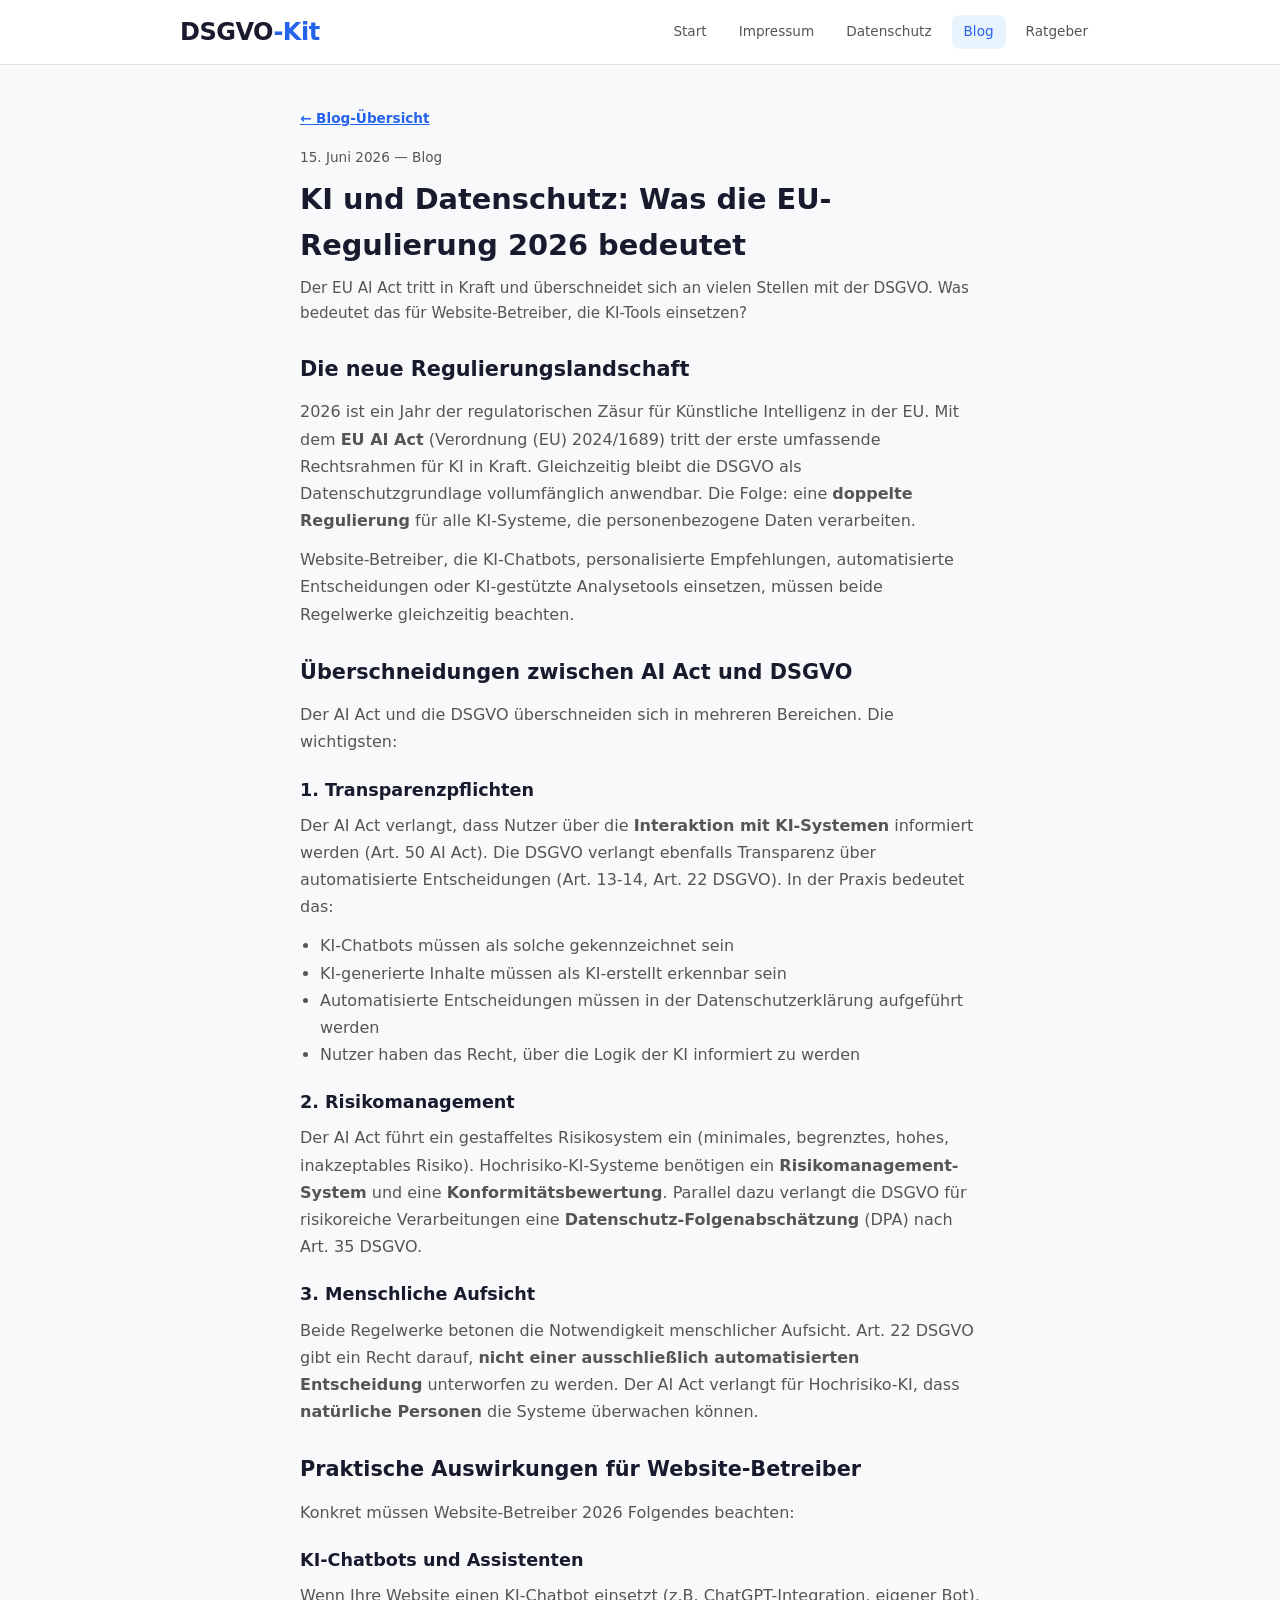
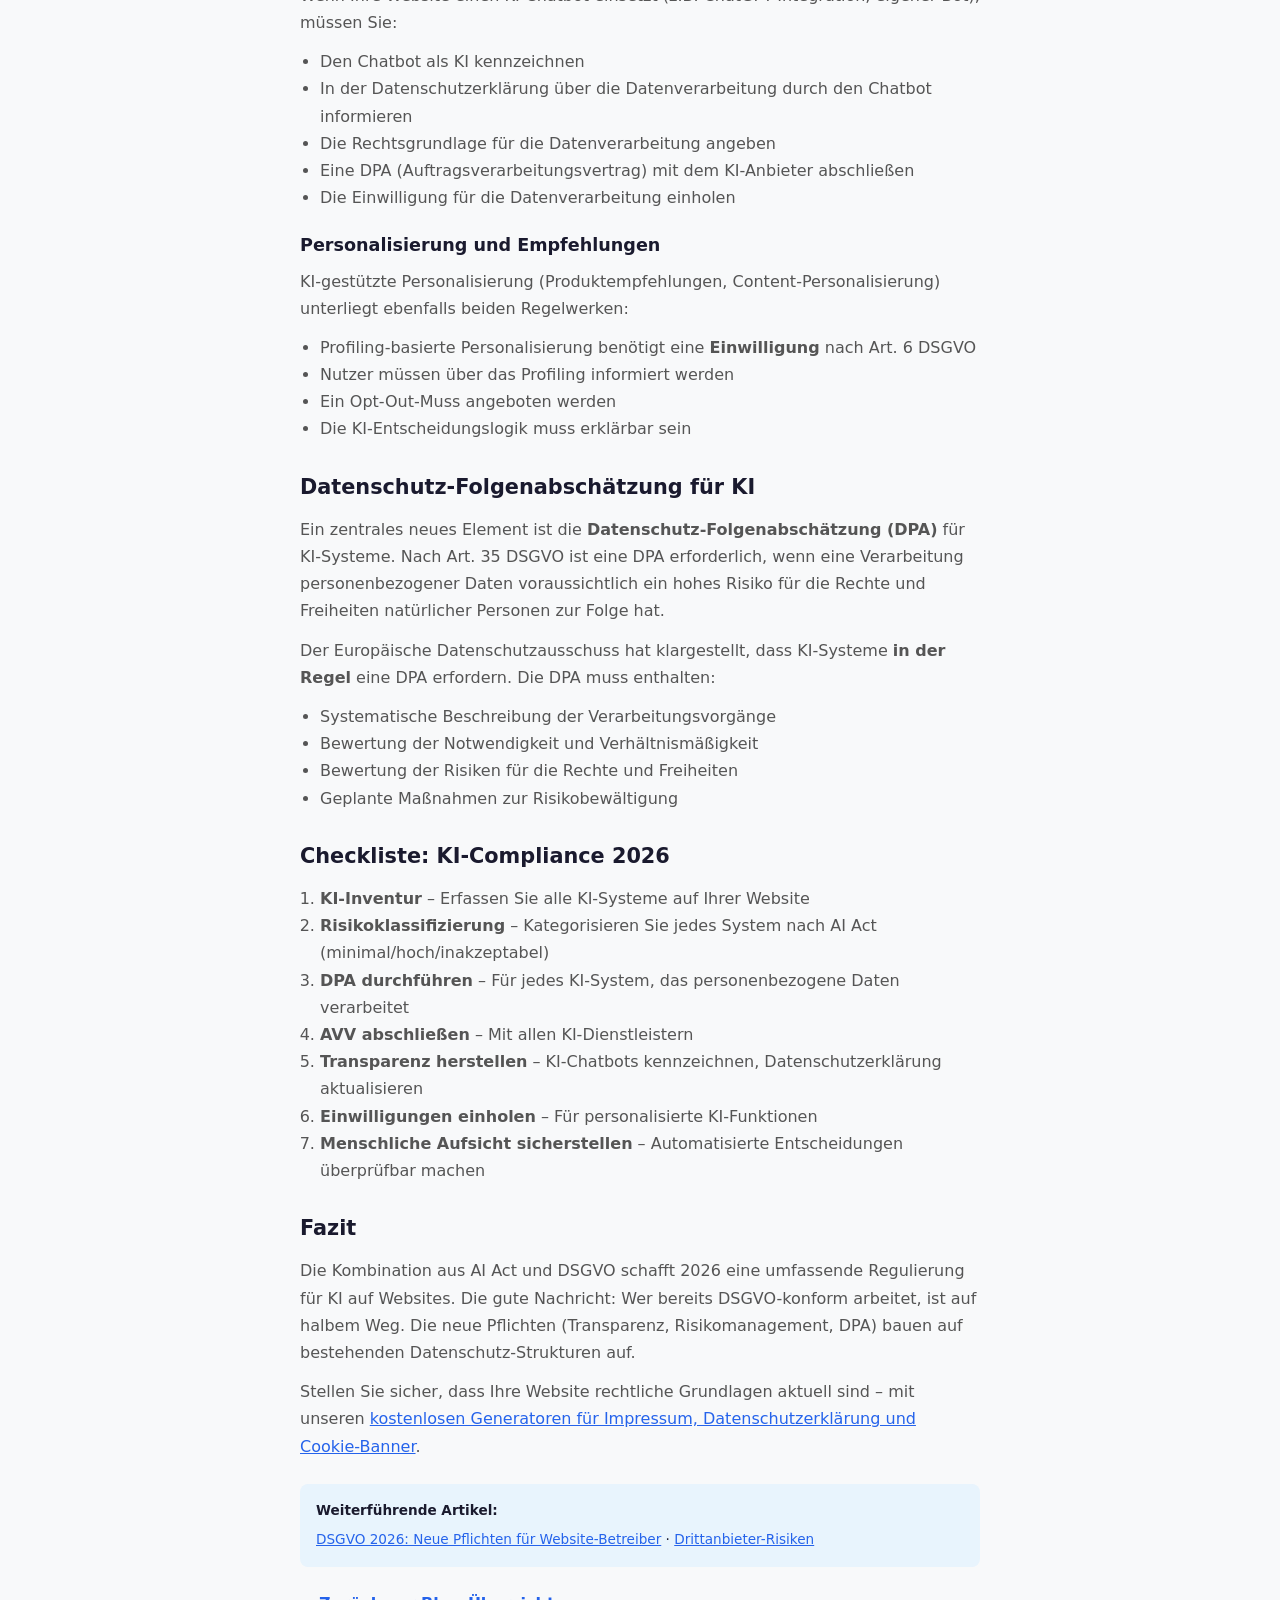
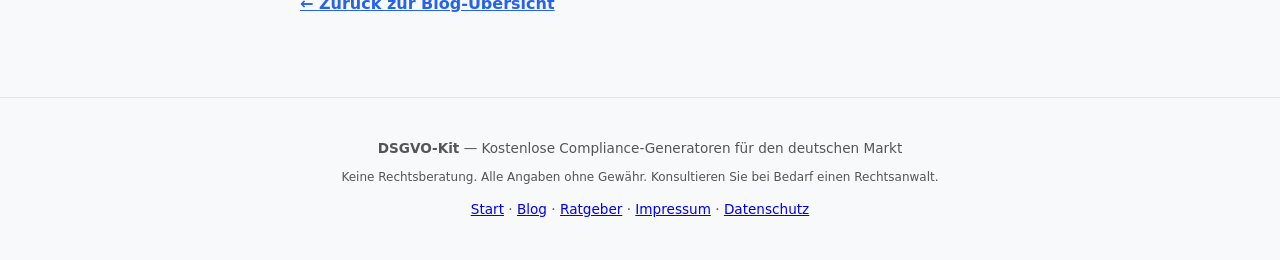
<file: blog/ki-datenschutz-regulierung.html>
<!DOCTYPE html>
<html lang="de">
<head>
<meta charset="UTF-8">
<meta name="viewport" content="width=device-width, initial-scale=1.0">
<title>KI und Datenschutz: Was die EU-Regulierung 2026 bedeutet — DSGVO-Kit Blog</title>
<meta name="description" content="EU AI Act und DSGVO: Überschneidungen, neue Pflichten für KI-betriebene Websites und was Betreiber 2026 beachten müssen. Mit Compliance-Checkliste.">
<meta name="keywords" content="KI Datenschutz, EU AI Act, DSGVO KI, Künstliche Intelligenz Regulierung, KI Website, automatisierte Entscheidungen">
<link rel="canonical" href="https://creativecodingsolutions.github.io/dsgvo-kit/blog/ki-datenschutz-regulierung.html">
<link rel="stylesheet" href="../style.css">
<script defer data-domain="dsgvo-kit.creativecodingsolutions.github.io" src="https://plausible.io/js/script.js"></script>
<script type="application/ld+json">
{
  "@context": "https://schema.org",
  "@type": "FAQPage",
  "mainEntity": [
    {"@type":"Question","name":"Gilt die DSGVO auch für KI-Systeme?","acceptedAnswer":{"@type":"Answer","text":"Ja, die DSGVO gilt für alle KI-Systeme, die personenbezogene Daten verarbeiten. Der EU AI Act ergänzt die DSGVO um spezifische Anforderungen für KI-Systeme, insbesondere für Hochrisiko-KI. Website-Betreiber, die KI-Chatbots, personalisierte Empfehlungen oder automatisierte Entscheidungen einsetzen, müssen beide Regelwerke beachten."}},
    {"@type":"Question","name":"Welche neuen Pflichten bringt der EU AI Act 2026?","acceptedAnswer":{"@type":"Answer","text":"Der EU AI Act führt ab 2026 gestaffelte Pflichten ein: Transparenzpflichten für alle KI-Systeme (Kennzeichnung von KI-Inhalten), Risikomanagement und Dokumentation für Hochrisiko-KI, menschliche Aufsicht bei automatisierten Entscheidungen. Website-Betreiber müssen ihre KI-Einsätze kategorisieren und entsprechende Maßnahmen umsetzen."}},
    {"@type":"Question","name":"Brauche ich eine Datenschutz-Folgenabschätzung für KI?","acceptedAnswer":{"@type":"Answer","text":"Ja, wenn die KI personenbezogene Daten verarbeitet und ein hohes Risiko für die Rechte und Freiheiten natürlicher Personen besteht. Das ist bei den meisten KI-Einsätzen auf Websites der Fall, z.B. bei KI-gestützten Chatbots, personalisierten Empfehlungen oder automatisierten Entscheidungssystemen."}}
  ]
}
</script>
</head>
<body>
<header>
<div class="container header-inner">
<div class="logo">DSGVO<span>-Kit</span></div>
<nav>
<a href="../index.html">Start</a>
<a href="../impressum.html">Impressum</a>
<a href="../datenschutz.html">Datenschutz</a>
<a href="index.html" style="color:var(--accent);background:var(--badge-bg)">Blog</a>
<a href="../faq/impressum-pflicht.html">Ratgeber</a>
</nav>
</div>
</header>
<main class="container" style="padding: 40px 20px; max-width: 720px;">
<a href="index.html" style="color:var(--accent);font-weight:600;font-size:.85rem;">&larr; Blog-Übersicht</a>
<p style="color:var(--text2);font-size:.85rem;margin:16px 0 8px;"><time datetime="2026-06-15">15. Juni 2026</time> — Blog</p>
<h1 style="font-size:1.8rem;font-weight:700;margin:0 0 8px;">KI und Datenschutz: Was die EU-Regulierung 2026 bedeutet</h1>
<p style="color:var(--text2);font-size:.95rem;margin-bottom:24px;">Der EU AI Act tritt in Kraft und überschneidet sich an vielen Stellen mit der DSGVO. Was bedeutet das für Website-Betreiber, die KI-Tools einsetzen?</p>

<h2 style="font-size:1.3rem;font-weight:700;margin:28px 0 12px;">Die neue Regulierungslandschaft</h2>
<p style="color:var(--text2);line-height:1.7;margin-bottom:12px;">2026 ist ein Jahr der regulatorischen Zäsur für Künstliche Intelligenz in der EU. Mit dem <strong>EU AI Act</strong> (Verordnung (EU) 2024/1689) tritt der erste umfassende Rechtsrahmen für KI in Kraft. Gleichzeitig bleibt die DSGVO als Datenschutzgrundlage vollumfänglich anwendbar. Die Folge: eine <strong>doppelte Regulierung</strong> für alle KI-Systeme, die personenbezogene Daten verarbeiten.</p>
<p style="color:var(--text2);line-height:1.7;margin-bottom:12px;">Website-Betreiber, die KI-Chatbots, personalisierte Empfehlungen, automatisierte Entscheidungen oder KI-gestützte Analysetools einsetzen, müssen beide Regelwerke gleichzeitig beachten.</p>

<h2 style="font-size:1.3rem;font-weight:700;margin:28px 0 12px;">Überschneidungen zwischen AI Act und DSGVO</h2>
<p style="color:var(--text2);line-height:1.7;margin-bottom:12px;">Der AI Act und die DSGVO überschneiden sich in mehreren Bereichen. Die wichtigsten:</p>

<h3 style="font-size:1.1rem;font-weight:700;margin:20px 0 8px;">1. Transparenzpflichten</h3>
<p style="color:var(--text2);line-height:1.7;margin-bottom:12px;">Der AI Act verlangt, dass Nutzer über die <strong>Interaktion mit KI-Systemen</strong> informiert werden (Art. 50 AI Act). Die DSGVO verlangt ebenfalls Transparenz über automatisierte Entscheidungen (Art. 13-14, Art. 22 DSGVO). In der Praxis bedeutet das:</p>
<ul style="color:var(--text2);line-height:1.7;margin:8px 0 20px 20px;">
<li>KI-Chatbots müssen als solche gekennzeichnet sein</li>
<li>KI-generierte Inhalte müssen als KI-erstellt erkennbar sein</li>
<li>Automatisierte Entscheidungen müssen in der Datenschutzerklärung aufgeführt werden</li>
<li>Nutzer haben das Recht, über die Logik der KI informiert zu werden</li>
</ul>

<h3 style="font-size:1.1rem;font-weight:700;margin:20px 0 8px;">2. Risikomanagement</h3>
<p style="color:var(--text2);line-height:1.7;margin-bottom:12px;">Der AI Act führt ein gestaffeltes Risikosystem ein (minimales, begrenztes, hohes, inakzeptables Risiko). Hochrisiko-KI-Systeme benötigen ein <strong>Risikomanagement-System</strong> und eine <strong>Konformitätsbewertung</strong>. Parallel dazu verlangt die DSGVO für risikoreiche Verarbeitungen eine <strong>Datenschutz-Folgenabschätzung</strong> (DPA) nach Art. 35 DSGVO.</p>

<h3 style="font-size:1.1rem;font-weight:700;margin:20px 0 8px;">3. Menschliche Aufsicht</h3>
<p style="color:var(--text2);line-height:1.7;margin-bottom:12px;">Beide Regelwerke betonen die Notwendigkeit menschlicher Aufsicht. Art. 22 DSGVO gibt ein Recht darauf, <strong>nicht einer ausschließlich automatisierten Entscheidung</strong> unterworfen zu werden. Der AI Act verlangt für Hochrisiko-KI, dass <strong>natürliche Personen</strong> die Systeme überwachen können.</p>

<h2 style="font-size:1.3rem;font-weight:700;margin:28px 0 12px;">Praktische Auswirkungen für Website-Betreiber</h2>
<p style="color:var(--text2);line-height:1.7;margin-bottom:12px;">Konkret müssen Website-Betreiber 2026 Folgendes beachten:</p>

<h3 style="font-size:1.1rem;font-weight:700;margin:20px 0 8px;">KI-Chatbots und Assistenten</h3>
<p style="color:var(--text2);line-height:1.7;margin-bottom:12px;">Wenn Ihre Website einen KI-Chatbot einsetzt (z.B. ChatGPT-Integration, eigener Bot), müssen Sie:</p>
<ul style="color:var(--text2);line-height:1.7;margin:8px 0 20px 20px;">
<li>Den Chatbot als KI kennzeichnen</li>
<li>In der Datenschutzerklärung über die Datenverarbeitung durch den Chatbot informieren</li>
<li>Die Rechtsgrundlage für die Datenverarbeitung angeben</li>
<li>Eine DPA (Auftragsverarbeitungsvertrag) mit dem KI-Anbieter abschließen</li>
<li>Die Einwilligung für die Datenverarbeitung einholen</li>
</ul>

<h3 style="font-size:1.1rem;font-weight:700;margin:20px 0 8px;">Personalisierung und Empfehlungen</h3>
<p style="color:var(--text2);line-height:1.7;margin-bottom:12px;">KI-gestützte Personalisierung (Produktempfehlungen, Content-Personalisierung) unterliegt ebenfalls beiden Regelwerken:</p>
<ul style="color:var(--text2);line-height:1.7;margin:8px 0 20px 20px;">
<li>Profiling-basierte Personalisierung benötigt eine <strong>Einwilligung</strong> nach Art. 6 DSGVO</li>
<li>Nutzer müssen über das Profiling informiert werden</li>
<li>Ein Opt-Out-Muss angeboten werden</li>
<li>Die KI-Entscheidungslogik muss erklärbar sein</li>
</ul>

<h2 style="font-size:1.3rem;font-weight:700;margin:28px 0 12px;">Datenschutz-Folgenabschätzung für KI</h2>
<p style="color:var(--text2);line-height:1.7;margin-bottom:12px;">Ein zentrales neues Element ist die <strong>Datenschutz-Folgenabschätzung (DPA)</strong> für KI-Systeme. Nach Art. 35 DSGVO ist eine DPA erforderlich, wenn eine Verarbeitung personenbezogener Daten voraussichtlich ein hohes Risiko für die Rechte und Freiheiten natürlicher Personen zur Folge hat.</p>
<p style="color:var(--text2);line-height:1.7;margin-bottom:12px;">Der Europäische Datenschutzausschuss hat klargestellt, dass KI-Systeme <strong>in der Regel</strong> eine DPA erfordern. Die DPA muss enthalten:</p>
<ul style="color:var(--text2);line-height:1.7;margin:8px 0 20px 20px;">
<li>Systematische Beschreibung der Verarbeitungsvorgänge</li>
<li>Bewertung der Notwendigkeit und Verhältnismäßigkeit</li>
<li>Bewertung der Risiken für die Rechte und Freiheiten</li>
<li>Geplante Maßnahmen zur Risikobewältigung</li>
</ul>

<h2 style="font-size:1.3rem;font-weight:700;margin:28px 0 12px;">Checkliste: KI-Compliance 2026</h2>
<ol style="color:var(--text2);line-height:1.7;margin:8px 0 20px 20px;">
<li><strong>KI-Inventur</strong> – Erfassen Sie alle KI-Systeme auf Ihrer Website</li>
<li><strong>Risikoklassifizierung</strong> – Kategorisieren Sie jedes System nach AI Act (minimal/hoch/inakzeptabel)</li>
<li><strong>DPA durchführen</strong> – Für jedes KI-System, das personenbezogene Daten verarbeitet</li>
<li><strong>AVV abschließen</strong> – Mit allen KI-Dienstleistern</li>
<li><strong>Transparenz herstellen</strong> – KI-Chatbots kennzeichnen, Datenschutzerklärung aktualisieren</li>
<li><strong>Einwilligungen einholen</strong> – Für personalisierte KI-Funktionen</li>
<li><strong>Menschliche Aufsicht sicherstellen</strong> – Automatisierte Entscheidungen überprüfbar machen</li>
</ol>

<h2 style="font-size:1.3rem;font-weight:700;margin:28px 0 12px;">Fazit</h2>
<p style="color:var(--text2);line-height:1.7;margin-bottom:12px;">Die Kombination aus AI Act und DSGVO schafft 2026 eine umfassende Regulierung für KI auf Websites. Die gute Nachricht: Wer bereits DSGVO-konform arbeitet, ist auf halbem Weg. Die neue Pflichten (Transparenz, Risikomanagement, DPA) bauen auf bestehenden Datenschutz-Strukturen auf.</p>
<p style="color:var(--text2);line-height:1.7;margin-bottom:24px;">Stellen Sie sicher, dass Ihre Website rechtliche Grundlagen aktuell sind – mit unseren <a href="../index.html" style="color:var(--accent);">kostenlosen Generatoren für Impressum, Datenschutzerklärung und Cookie-Banner</a>.</p>

<div style="margin-top:24px;padding:16px;background:var(--badge-bg);border-radius:8px;">
<p style="font-size:.85rem;color:var(--text);"><strong>Weiterführende Artikel:</strong></p>
<div style="margin-top:8px;font-size:.85rem;">
<a href="dsgvo-2026-pflichten.html" style="color:var(--accent);">DSGVO 2026: Neue Pflichten für Website-Betreiber</a> ·
<a href="drittanbieter-haftung.html" style="color:var(--accent);">Drittanbieter-Risiken</a>
</div>
</div>

<p style="margin-top:24px;"><a href="index.html" style="color:var(--accent);font-weight:600;">&larr; Zurück zur Blog-Übersicht</a></p>
</main>
<footer>
<div class="container footer-inner">
<p><strong>DSGVO-Kit</strong> — Kostenlose Compliance-Generatoren für den deutschen Markt</p>
<p class="footer-meta">Keine Rechtsberatung. Alle Angaben ohne Gewähr. Konsultieren Sie bei Bedarf einen Rechtsanwalt.</p>
<p class="footer-links" style="margin-top:12px;">
<a href="../index.html">Start</a> ·
<a href="index.html">Blog</a> ·
<a href="../faq/impressum-pflicht.html">Ratgeber</a> ·
<a href="../impressum.html">Impressum</a> ·
<a href="../datenschutz.html">Datenschutz</a>
</p>
</div>
</footer>
</body>
</html>
</file>
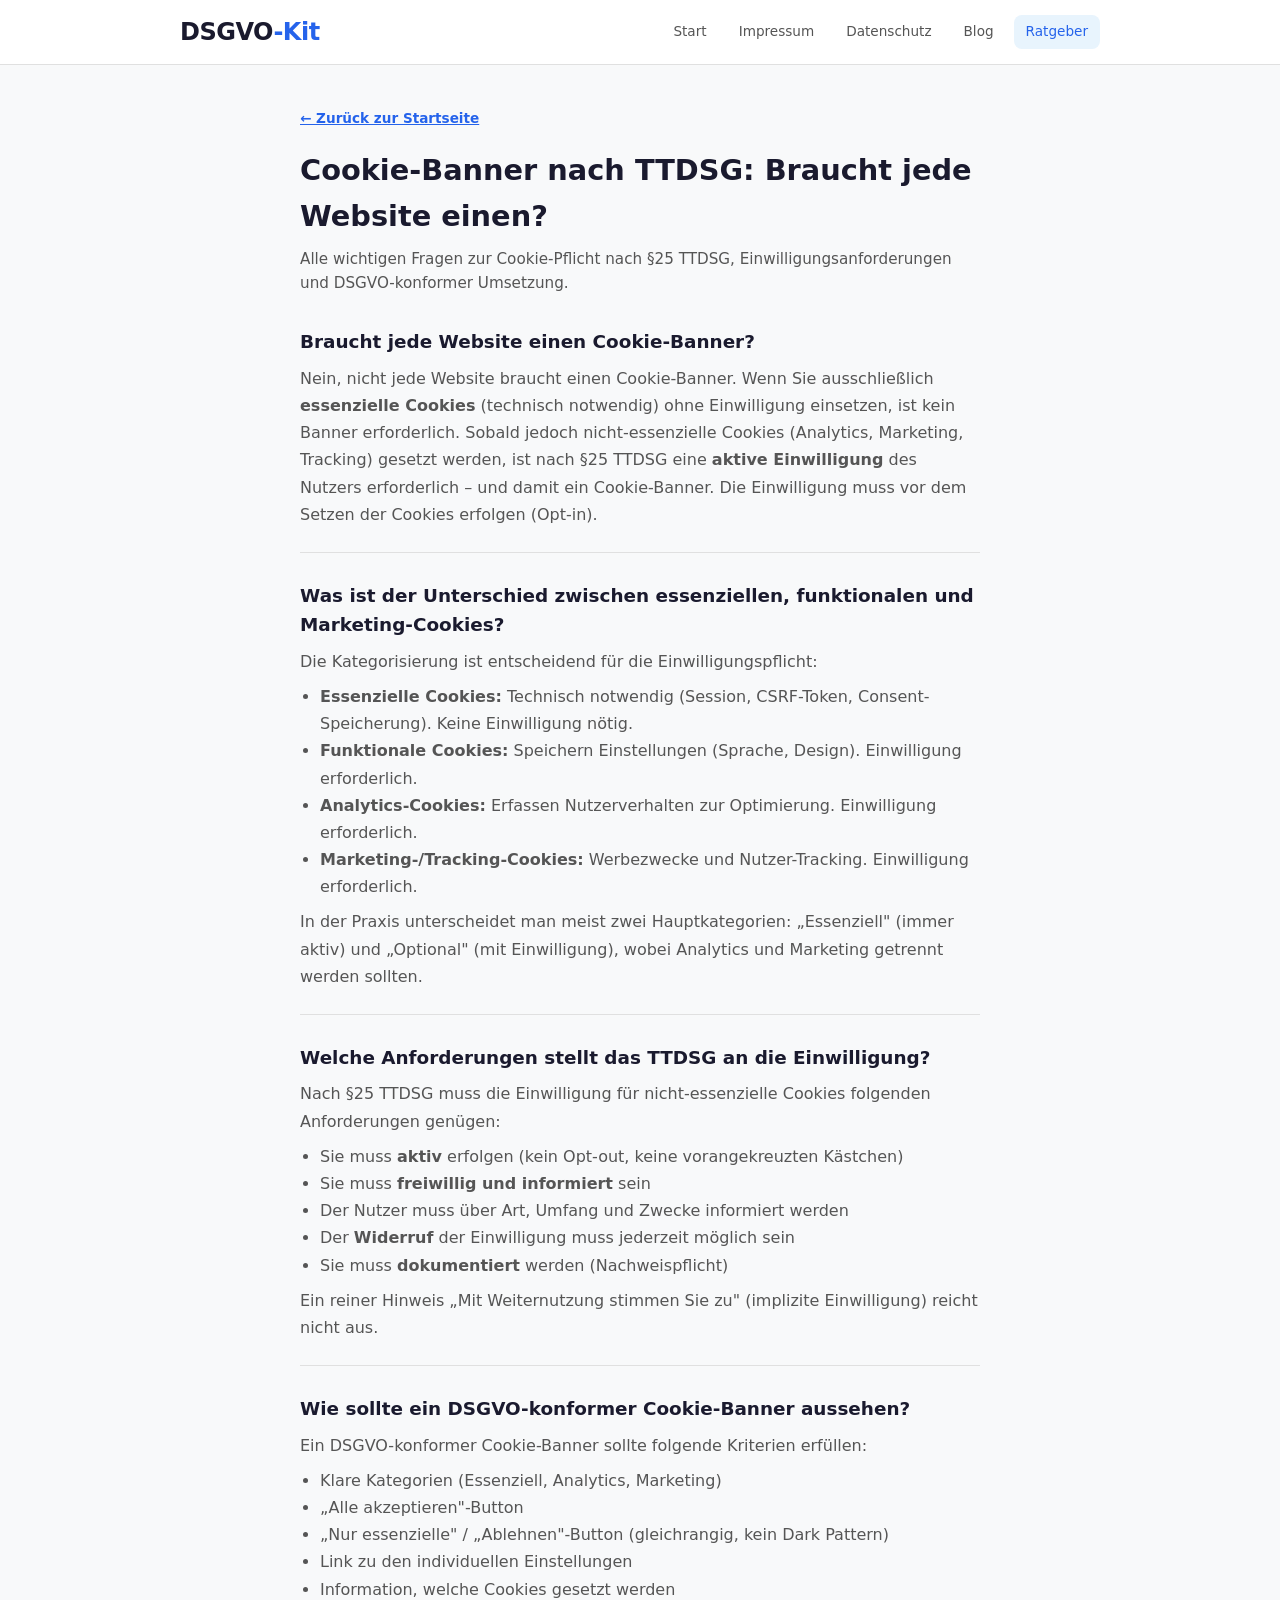
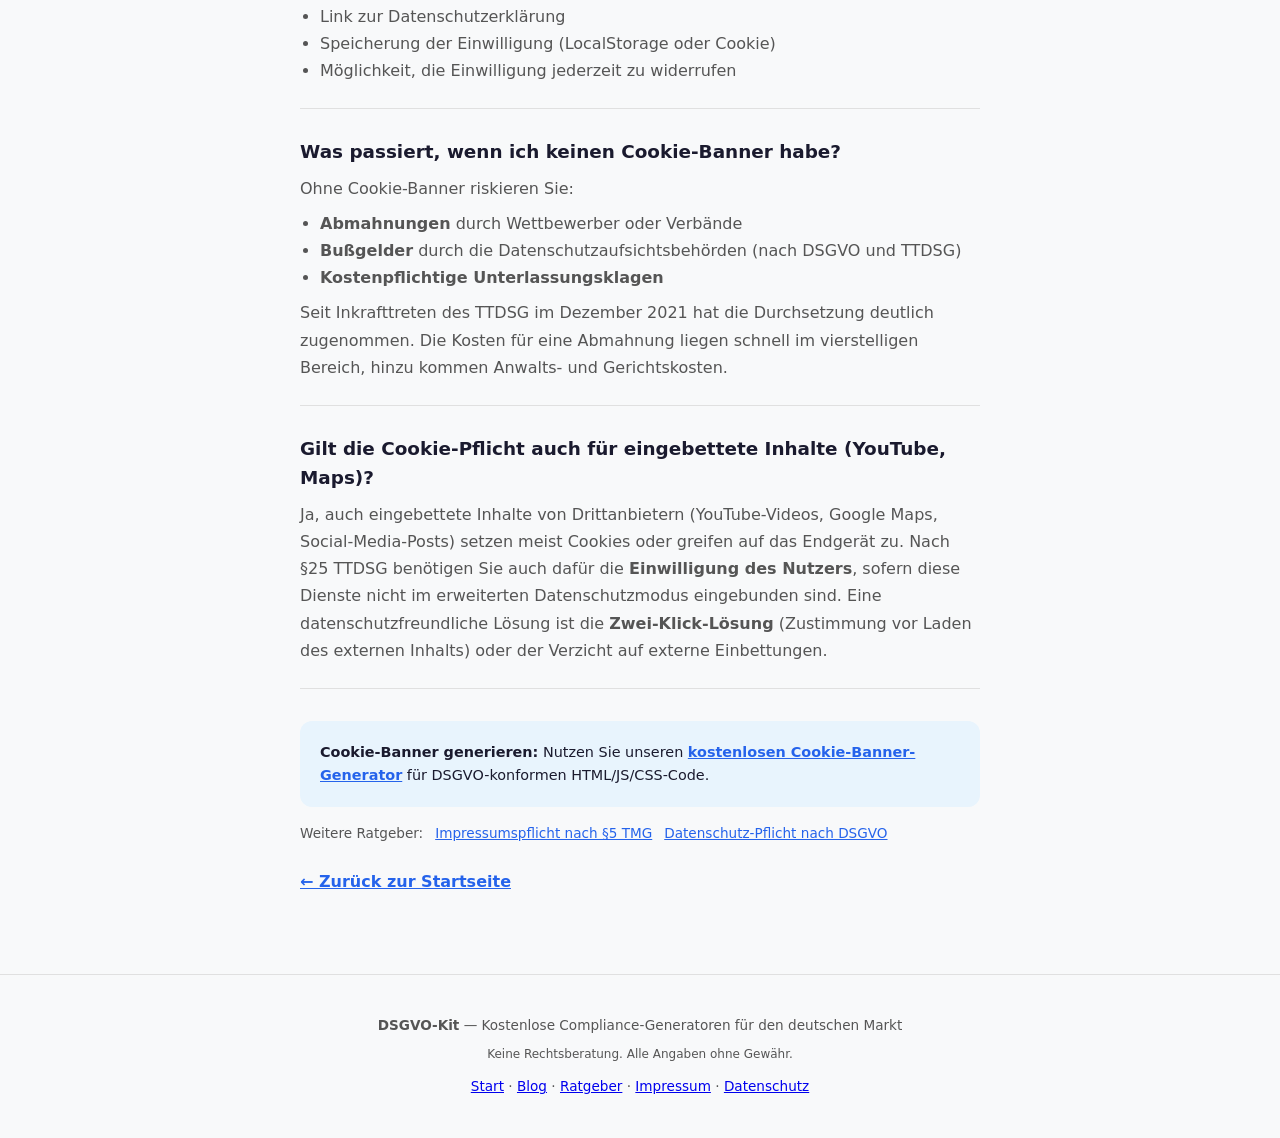
<file: faq/cookie-banner-pflicht.html>
<!DOCTYPE html>
<html lang="de">
<head>
<meta charset="UTF-8">
<meta name="viewport" content="width=device-width, initial-scale=1.0">
<title>Cookie-Banner Pflicht nach TTDSG: Braucht jede Website einen? — DSGVO-Kit Ratgeber</title>
<meta name="description" content="Braucht jede Website einen Cookie-Banner? Alle Infos zur Cookie-Pflicht nach TTDSG §25: essenzielle/analytics/marketing-Cookies, Einwilligung, DSGVO und Umsetzung.">
<meta name="keywords" content="Cookie-Banner Pflicht, TTDSG §25, Cookie Einwilligung, essenzielle Cookies, Analytics Cookies, Marketing Cookies, Cookie-Banner Umsetzung, DSGVO Cookies">
<link rel="canonical" href="https://creativecodingsolutions.github.io/dsgvo-kit/faq/cookie-banner-pflicht.html">
<link rel="stylesheet" href="../style.css">
<script defer data-domain="dsgvo-kit.creativecodingsolutions.github.io" src="https://plausible.io/js/script.js"></script>
<script type="application/ld+json">
{
  "@context": "https://schema.org",
  "@type": "FAQPage",
  "mainEntity": [{
    "@type": "Question",
    "name": "Braucht jede Website einen Cookie-Banner?",
    "acceptedAnswer": {
      "@type": "Answer",
      "text": "Nein, nicht jede Website braucht einen Cookie-Banner. Wenn Sie ausschließlich essenzielle Cookies (technisch notwendig) ohne Einwilligung einsetzen, ist kein Banner erforderlich. Sobald jedoch nicht-essenzielle Cookies (Analytics, Marketing, Tracking) gesetzt werden, ist nach §25 TTDSG eine aktive Einwilligung des Nutzers erforderlich – und damit ein Cookie-Banner."
    }
  }, {
    "@type": "Question",
    "name": "Was ist der Unterschied zwischen essenziellen, funktionalen und Marketing-Cookies?",
    "acceptedAnswer": {
      "@type": "Answer",
      "text": "Essenzielle Cookies sind technisch notwendig für den Betrieb der Website (Session-Cookies, CSRF-Token, Consent-Speicherung). Sie benötigen keine Einwilligung. Funktionale Cookies speichern Einstellungen (Sprache, Design) und verbessern die Nutzererfahrung. Sie benötigen eine Einwilligung. Marketing-/Tracking-Cookies erfassen Nutzerverhalten für Werbezwecke und Analyse. Auch sie benötigen eine Einwilligung. In der Praxis unterscheidet man meist zwei Kategorien: 'Essenziell' (immer aktiv) und 'Optional' (mit Einwilligung), wobei Analytics und Marketing getrennt werden."
    }
  }, {
    "@type": "Question",
    "name": "Welche Anforderungen stellt das TTDSG an die Einwilligung?",
    "acceptedAnswer": {
      "@type": "Answer",
      "text": "Nach §25 TTDSG muss die Einwilligung für nicht-essenzielle Cookies folgenden Anforderungen genügen: Sie muss aktiv erfolgen (kein Opt-out, keine vorangekreuzten Kästchen), sie muss freiwillig und informiert sein, der Nutzer muss über Art, Umfang und Zwecke der Verarbeitung informiert werden, der Widerruf der Einwilligung muss jederzeit möglich sein, und sie muss dokumentiert werden (Nachweispflicht). Ein reiner Hinweis 'Mit Weiternutzung stimmen Sie zu' (implizite Einwilligung) reicht nicht aus."
    }
  }, {
    "@type": "Question",
    "name": "Wie sollte ein DSGVO-konformer Cookie-Banner aussehen?",
    "acceptedAnswer": {
      "@type": "Answer",
      "text": "Ein DSGVO-konformer Cookie-Banner sollte enthalten: Klare Kategorien (Essenziell, Analytics, Marketing), einen 'Alle akzeptieren'-Button, einen 'Nur essenzielle' / 'Ablehnen'-Button (gleichrangig), einen Link zu den individuellen Einstellungen, Informationen darüber, welche Cookies gesetzt werden, einen Link zur Datenschutzerklärung, eine Speicherung der Einwilligung (z. B. im LocalStorage oder Cookie), und die Möglichkeit, die Einwilligung jederzeit zu widerrufen. Die Gestaltung darf den Nutzer nicht in die Irre führen (keine Dark Patterns)."
    }
  }, {
    "@type": "Question",
    "name": "Was passiert, wenn ich keinen Cookie-Banner habe?",
    "acceptedAnswer": {
      "@type": "Answer",
      "text": "Ohne Cookie-Banner riskieren Sie Abmahnungen durch Wettbewerber oder Verbände, Bußgelder durch die Datenschutzaufsichtsbehörden (nach DSGVO und TTDSG), sowie kostenpflichtige Unterlassungsklagen. Seit Inkrafttreten des TTDSG im Dezember 2021 hat die Durchsetzung deutlich zugenommen. Die Kosten für eine Abmahnung liegen schnell im vierstelligen Bereich, hinzu kommen Anwalts- und Gerichtskosten."
    }
  }, {
    "@type": "Question",
    "name": "Gilt die Cookie-Pflicht auch für eingebettete Inhalte (YouTube, Maps)?",
    "acceptedAnswer": {
      "@type": "Answer",
      "text": "Ja, auch eingebettete Inhalte von Drittanbietern (YouTube-Videos, Google Maps, Social-Media-Posts) setzen meist Cookies oder greifen auf das Endgerät zu. Nach §25 TTDSG benötigen Sie auch dafür die Einwilligung des Nutzers, sofern diese Dienste nicht im erweiterten Datenschutzmodus (z. B. YouTube Enhanced Privacy) eingebunden sind. Eine datenschutzfreundliche Lösung ist die Zwei-Klick-Lösung (Zustimmung vor Laden des externen Inhalts) oder der Verzicht auf externe Einbettungen."
    }
  }]
}
</script>
</head>
<body>
<header>
<div class="container header-inner">
<div class="logo">DSGVO<span>-Kit</span></div>
<nav>
<a href="../index.html">Start</a>
<a href="../impressum.html">Impressum</a>
<a href="../datenschutz.html">Datenschutz</a>
<a href="../blog/index.html">Blog</a>
<a href="impressum-pflicht.html" class="ratgeber" style="color:var(--accent);background:var(--badge-bg)">Ratgeber</a>
</nav>
</div>
</header>
<main class="container" style="padding: 40px 20px; max-width: 720px;">
<a href="../index.html" style="color:var(--accent);font-weight:600;font-size:.85rem;">&larr; Zurück zur Startseite</a>
<h1 style="font-size:1.8rem;font-weight:700;margin:16px 0 8px;">Cookie-Banner nach TTDSG: Braucht jede Website einen?</h1>
<p style="color:var(--text2);font-size:.95rem;margin-bottom:32px;">Alle wichtigen Fragen zur Cookie-Pflicht nach §25 TTDSG, Einwilligungsanforderungen und DSGVO-konformer Umsetzung.</p>

<div class="faq-item" style="margin-bottom:28px;border-bottom:1px solid var(--border);padding-bottom:24px;">
<h2 style="font-size:1.15rem;font-weight:700;margin-bottom:8px;">Braucht jede Website einen Cookie-Banner?</h2>
<p style="color:var(--text2);line-height:1.7;">Nein, nicht jede Website braucht einen Cookie-Banner. Wenn Sie ausschließlich <strong>essenzielle Cookies</strong> (technisch notwendig) ohne Einwilligung einsetzen, ist kein Banner erforderlich. Sobald jedoch nicht-essenzielle Cookies (Analytics, Marketing, Tracking) gesetzt werden, ist nach §25 TTDSG eine <strong>aktive Einwilligung</strong> des Nutzers erforderlich – und damit ein Cookie-Banner. Die Einwilligung muss vor dem Setzen der Cookies erfolgen (Opt-in).</p>
</div>

<div class="faq-item" style="margin-bottom:28px;border-bottom:1px solid var(--border);padding-bottom:24px;">
<h2 style="font-size:1.15rem;font-weight:700;margin-bottom:8px;">Was ist der Unterschied zwischen essenziellen, funktionalen und Marketing-Cookies?</h2>
<p style="color:var(--text2);line-height:1.7;">Die Kategorisierung ist entscheidend für die Einwilligungspflicht:</p>
<ul style="color:var(--text2);line-height:1.7;margin:8px 0 0 20px;">
<li><strong>Essenzielle Cookies:</strong> Technisch notwendig (Session, CSRF-Token, Consent-Speicherung). Keine Einwilligung nötig.</li>
<li><strong>Funktionale Cookies:</strong> Speichern Einstellungen (Sprache, Design). Einwilligung erforderlich.</li>
<li><strong>Analytics-Cookies:</strong> Erfassen Nutzerverhalten zur Optimierung. Einwilligung erforderlich.</li>
<li><strong>Marketing-/Tracking-Cookies:</strong> Werbezwecke und Nutzer-Tracking. Einwilligung erforderlich.</li>
</ul>
<p style="color:var(--text2);line-height:1.7;margin-top:8px;">In der Praxis unterscheidet man meist zwei Hauptkategorien: „Essenziell" (immer aktiv) und „Optional" (mit Einwilligung), wobei Analytics und Marketing getrennt werden sollten.</p>
</div>

<div class="faq-item" style="margin-bottom:28px;border-bottom:1px solid var(--border);padding-bottom:24px;">
<h2 style="font-size:1.15rem;font-weight:700;margin-bottom:8px;">Welche Anforderungen stellt das TTDSG an die Einwilligung?</h2>
<p style="color:var(--text2);line-height:1.7;">Nach §25 TTDSG muss die Einwilligung für nicht-essenzielle Cookies folgenden Anforderungen genügen:</p>
<ul style="color:var(--text2);line-height:1.7;margin:8px 0 0 20px;">
<li>Sie muss <strong>aktiv</strong> erfolgen (kein Opt-out, keine vorangekreuzten Kästchen)</li>
<li>Sie muss <strong>freiwillig und informiert</strong> sein</li>
<li>Der Nutzer muss über Art, Umfang und Zwecke informiert werden</li>
<li>Der <strong>Widerruf</strong> der Einwilligung muss jederzeit möglich sein</li>
<li>Sie muss <strong>dokumentiert</strong> werden (Nachweispflicht)</li>
</ul>
<p style="color:var(--text2);line-height:1.7;margin-top:8px;">Ein reiner Hinweis „Mit Weiternutzung stimmen Sie zu" (implizite Einwilligung) reicht nicht aus.</p>
</div>

<div class="faq-item" style="margin-bottom:28px;border-bottom:1px solid var(--border);padding-bottom:24px;">
<h2 style="font-size:1.15rem;font-weight:700;margin-bottom:8px;">Wie sollte ein DSGVO-konformer Cookie-Banner aussehen?</h2>
<p style="color:var(--text2);line-height:1.7;">Ein DSGVO-konformer Cookie-Banner sollte folgende Kriterien erfüllen:</p>
<ul style="color:var(--text2);line-height:1.7;margin:8px 0 0 20px;">
<li>Klare Kategorien (Essenziell, Analytics, Marketing)</li>
<li>„Alle akzeptieren"-Button</li>
<li>„Nur essenzielle" / „Ablehnen"-Button (gleichrangig, kein Dark Pattern)</li>
<li>Link zu den individuellen Einstellungen</li>
<li>Information, welche Cookies gesetzt werden</li>
<li>Link zur Datenschutzerklärung</li>
<li>Speicherung der Einwilligung (LocalStorage oder Cookie)</li>
<li>Möglichkeit, die Einwilligung jederzeit zu widerrufen</li>
</ul>
</div>

<div class="faq-item" style="margin-bottom:28px;border-bottom:1px solid var(--border);padding-bottom:24px;">
<h2 style="font-size:1.15rem;font-weight:700;margin-bottom:8px;">Was passiert, wenn ich keinen Cookie-Banner habe?</h2>
<p style="color:var(--text2);line-height:1.7;">Ohne Cookie-Banner riskieren Sie:</p>
<ul style="color:var(--text2);line-height:1.7;margin:8px 0 0 20px;">
<li><strong>Abmahnungen</strong> durch Wettbewerber oder Verbände</li>
<li><strong>Bußgelder</strong> durch die Datenschutzaufsichtsbehörden (nach DSGVO und TTDSG)</li>
<li><strong>Kostenpflichtige Unterlassungsklagen</strong></li>
</ul>
<p style="color:var(--text2);line-height:1.7;margin-top:8px;">Seit Inkrafttreten des TTDSG im Dezember 2021 hat die Durchsetzung deutlich zugenommen. Die Kosten für eine Abmahnung liegen schnell im vierstelligen Bereich, hinzu kommen Anwalts- und Gerichtskosten.</p>
</div>

<div class="faq-item" style="margin-bottom:28px;border-bottom:1px solid var(--border);padding-bottom:24px;">
<h2 style="font-size:1.15rem;font-weight:700;margin-bottom:8px;">Gilt die Cookie-Pflicht auch für eingebettete Inhalte (YouTube, Maps)?</h2>
<p style="color:var(--text2);line-height:1.7;">Ja, auch eingebettete Inhalte von Drittanbietern (YouTube-Videos, Google Maps, Social-Media-Posts) setzen meist Cookies oder greifen auf das Endgerät zu. Nach §25 TTDSG benötigen Sie auch dafür die <strong>Einwilligung des Nutzers</strong>, sofern diese Dienste nicht im erweiterten Datenschutzmodus eingebunden sind. Eine datenschutzfreundliche Lösung ist die <strong>Zwei-Klick-Lösung</strong> (Zustimmung vor Laden des externen Inhalts) oder der Verzicht auf externe Einbettungen.</p>
</div>

<div style="margin-top:32px;padding:20px;background:var(--badge-bg);border-radius:12px;">
<p style="font-size:.9rem;color:var(--text);"><strong>Cookie-Banner generieren:</strong> Nutzen Sie unseren <a href="../index.html#cookie" style="color:var(--accent);font-weight:600;">kostenlosen Cookie-Banner-Generator</a> für DSGVO-konformen HTML/JS/CSS-Code.</p>
</div>
<div style="margin-top:16px;display:flex;gap:12px;flex-wrap:wrap;font-size:.85rem;">
<span style="color:var(--text2);">Weitere Ratgeber:</span>
<a href="impressum-pflicht.html" style="color:var(--accent);">Impressumspflicht nach §5 TMG</a>
<a href="datenschutz-pflicht.html" style="color:var(--accent);">Datenschutz-Pflicht nach DSGVO</a>
</div>
<p style="margin-top:24px;"><a href="../index.html" style="color:var(--accent);font-weight:600;">&larr; Zurück zur Startseite</a></p>
</main>
<footer>
<div class="container footer-inner">
<p><strong>DSGVO-Kit</strong> — Kostenlose Compliance-Generatoren für den deutschen Markt</p>
<p class="footer-meta">Keine Rechtsberatung. Alle Angaben ohne Gewähr.</p>
<p class="footer-links" style="margin-top:12px;">
<a href="../index.html">Start</a> ·
<a href="../blog/index.html">Blog</a> ·
<a href="impressum-pflicht.html" class="ratgeber">Ratgeber</a> ·
<a href="../impressum.html">Impressum</a> ·
<a href="../datenschutz.html">Datenschutz</a>
</p>
</div>
</footer>
</body>
</html>
</file>
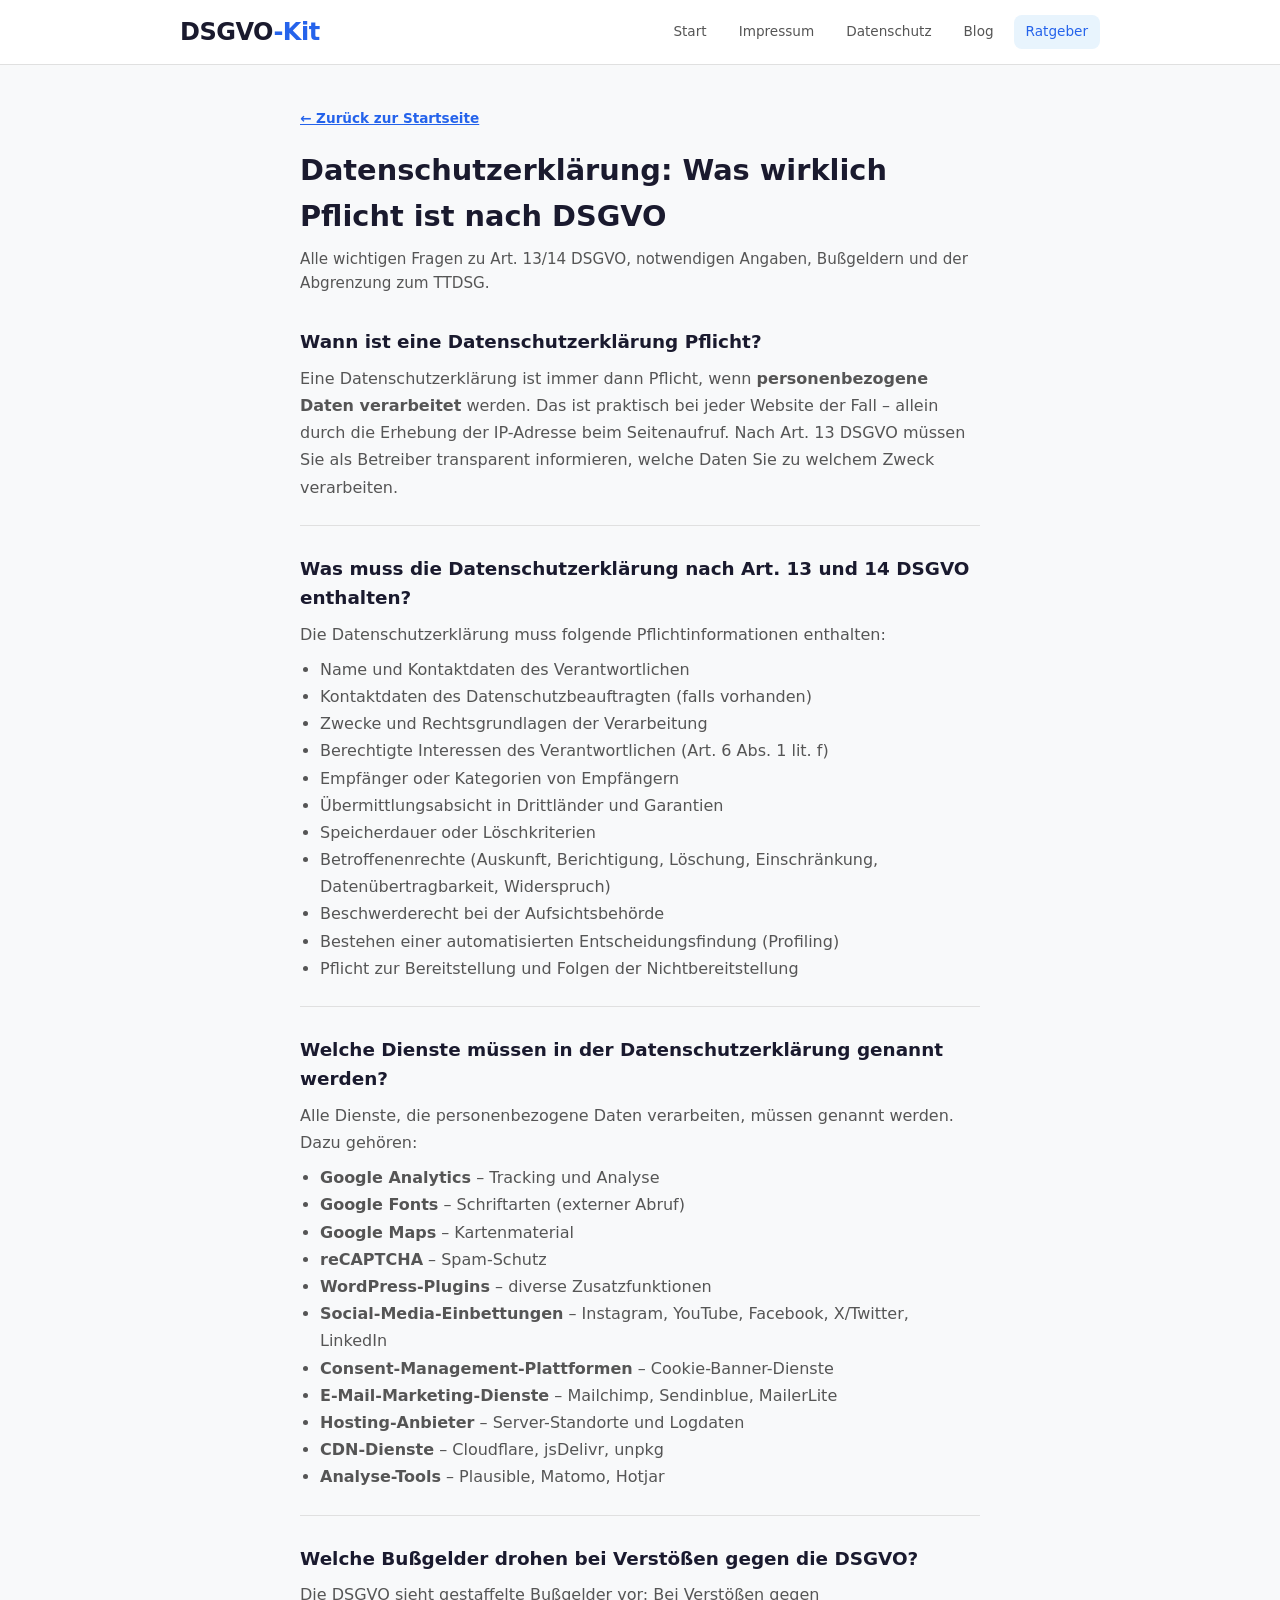
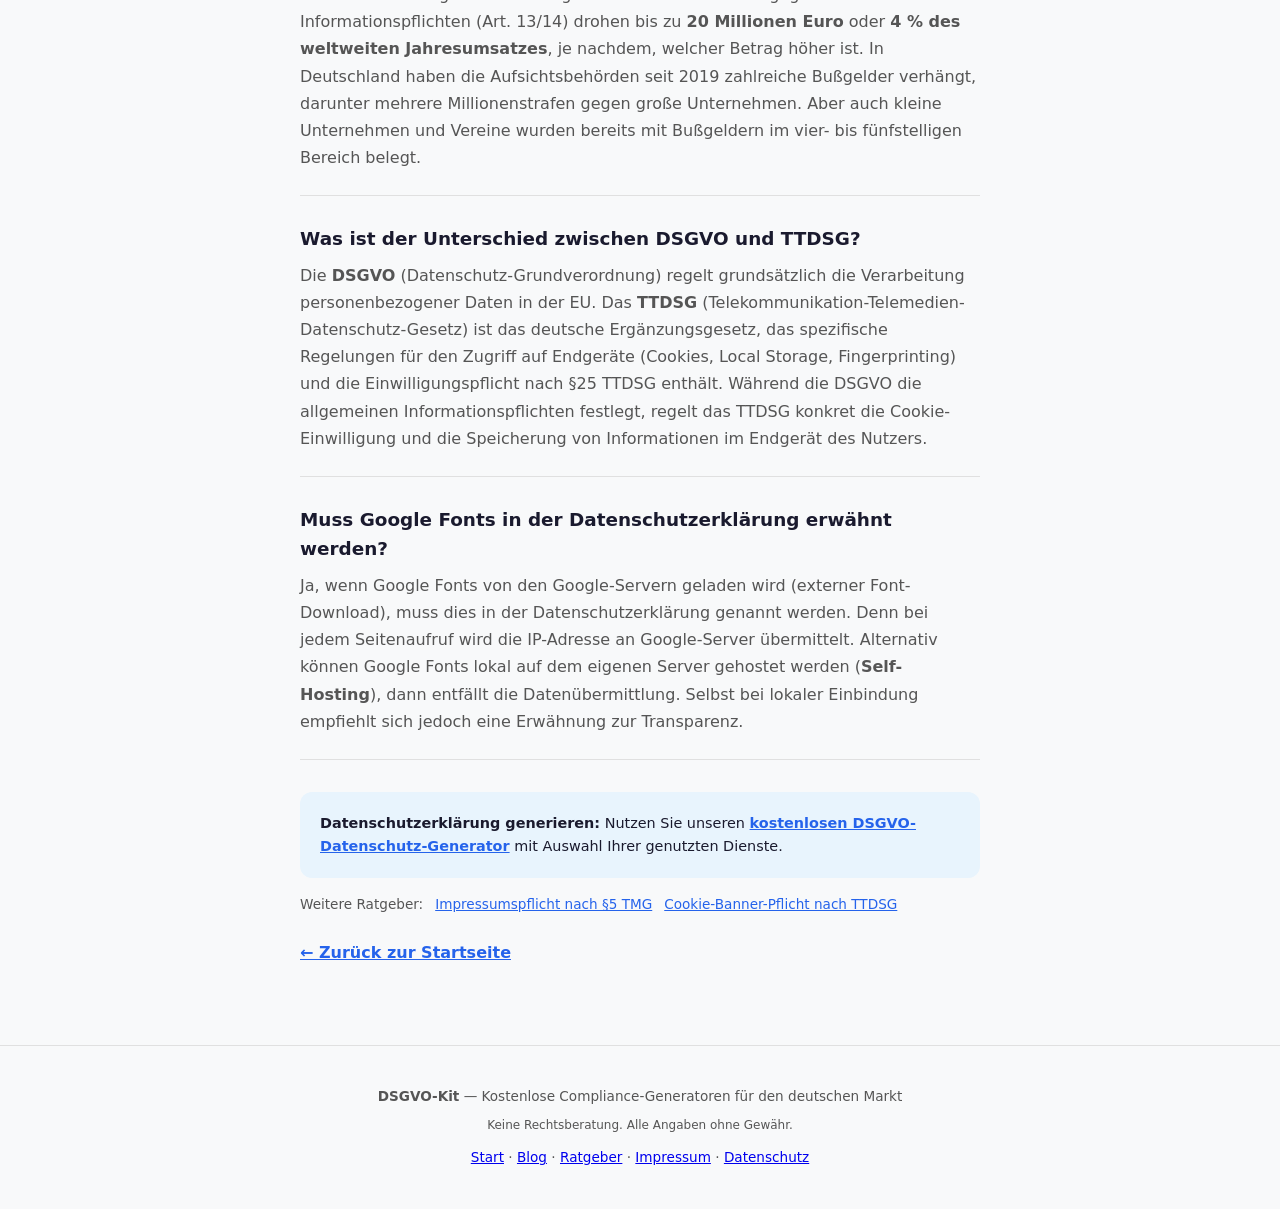
<file: faq/datenschutz-pflicht.html>
<!DOCTYPE html>
<html lang="de">
<head>
<meta charset="UTF-8">
<meta name="viewport" content="width=device-width, initial-scale=1.0">
<title>Datenschutzerklärung Pflicht nach DSGVO: Art 13/14 — DSGVO-Kit Ratgeber</title>
<meta name="description" content="Wann ist eine Datenschutzerklärung Pflicht? Alles zur DSGVO: Art 13/14, welche Dienste genannt werden müssen, Bußgelder, Google Analytics &amp; TTDSG.">
<meta name="keywords" content="Datenschutzerklärung Pflicht, DSGVO Art 13, Art 14, Datenschutz welche Dienste, Google Analytics DSGVO, Google Fonts Datenschutz, TTDSG, Bußgeld DSGVO">
<link rel="canonical" href="https://creativecodingsolutions.github.io/dsgvo-kit/faq/datenschutz-pflicht.html">
<link rel="stylesheet" href="../style.css">
<script defer data-domain="dsgvo-kit.creativecodingsolutions.github.io" src="https://plausible.io/js/script.js"></script>
<script type="application/ld+json">
{
  "@context": "https://schema.org",
  "@type": "FAQPage",
  "mainEntity": [{
    "@type": "Question",
    "name": "Wann ist eine Datenschutzerklärung Pflicht?",
    "acceptedAnswer": {
      "@type": "Answer",
      "text": "Eine Datenschutzerklärung ist immer dann Pflicht, wenn personenbezogene Daten verarbeitet werden. Das ist praktisch bei jeder Website der Fall – allein durch die Erhebung der IP-Adresse beim Seitenaufruf. Nach Art. 13 DSGVO müssen Sie als Betreiber transparent informieren, welche Daten Sie zu welchem Zweck verarbeiten."
    }
  }, {
    "@type": "Question",
    "name": "Was muss die Datenschutzerklärung nach Art. 13 und 14 DSGVO enthalten?",
    "acceptedAnswer": {
      "@type": "Answer",
      "text": "Die Datenschutzerklärung muss enthalten: Name und Kontaktdaten des Verantwortlichen, Kontaktdaten des Datenschutzbeauftragten falls vorhanden, Zwecke und Rechtsgrundlagen der Verarbeitung, berechtigte Interessen des Verantwortlichen, Empfänger oder Kategorien von Empfängern, Übermittlungsabsicht in Drittländer und Garantien, Speicherdauer oder Löschkriterien, Betroffenenrechte (Auskunft, Berichtigung, Löschung, Einschränkung, Datenübertragbarkeit, Widerspruch), Beschwerderecht bei Aufsichtsbehörde, Bestehen einer automatisierten Entscheidungsfindung (Profiling) sowie Pflicht zur Bereitstellung und Folgen der Nichtbereitstellung."
    }
  }, {
    "@type": "Question",
    "name": "Welche Dienste müssen in der Datenschutzerklärung genannt werden?",
    "acceptedAnswer": {
      "@type": "Answer",
      "text": "Alle Dienste, die personenbezogene Daten verarbeiten, müssen genannt werden. Dazu gehören: Google Analytics, Google Fonts, Google Maps, reCAPTCHA, WordPress-Plugins, Social-Media-Einbettungen (Instagram, YouTube, Facebook, Twitter/X, LinkedIn), Consent-Management-Plattformen, E-Mail-Marketing-Dienste (Mailchimp, Sendinblue etc.), Webhosting-Anbieter, CDN-Dienste (Cloudflare etc.) und Analyse-Tools (Plausible, Matomo, Hotjar etc.)."
    }
  }, {
    "@type": "Question",
    "name": "Welche Bußgelder drohen bei Verstößen gegen die DSGVO?",
    "acceptedAnswer": {
      "@type": "Answer",
      "text": "Die DSGVO sieht gestaffelte Bußgelder vor: Bei Verstößen gegen Informationspflichten (Art. 13/14) drohen bis zu 20 Millionen Euro oder 4 % des weltweiten Jahresumsatzes, je nachdem, welcher Betrag höher ist. In Deutschland haben die Aufsichtsbehörden seit 2019 zahlreiche Bußgelder verhängt, darunter mehrere Millionenstrafen gegen große Unternehmen. Aber auch kleine Unternehmen und Vereine wurden bereits mit Bußgeldern im vier- bis fünfstelligen Bereich belegt."
    }
  }, {
    "@type": "Question",
    "name": "Was ist der Unterschied zwischen DSGVO und TTDSG?",
    "acceptedAnswer": {
      "@type": "Answer",
      "text": "Die DSGVO (Datenschutz-Grundverordnung) regelt grundsätzlich die Verarbeitung personenbezogener Daten in der EU. Das TTDSG (Telekommunikation-Telemedien-Datenschutz-Gesetz) ist das deutsche Ergänzungsgesetz, das spezifische Regelungen für den Zugriff auf Endgeräte (Cookies, Local Storage, Fingerprinting) und die Einwilligungspflicht nach §25 TTDSG enthält. Während die DSGVO die allgemeinen Informationspflichten festlegt, regelt das TTDSG konkret die Cookie-Einwilligung und die Speicherung von Informationen im Endgerät."
    }
  }, {
    "@type": "Question",
    "name": "Muss Google Fonts in der Datenschutzerklärung erwähnt werden?",
    "acceptedAnswer": {
      "@type": "Answer",
      "text": "Ja, wenn Google Fonts von den Google-Servern geladen wird (externer Font-Download), muss dies in der Datenschutzerklärung genannt werden. Denn bei jedem Seitenaufruf wird die IP-Adresse an Google-Server übermittelt. Alternativ können Google Fonts lokal auf dem eigenen Server hosten (Self-Hosting), dann entfällt die Datenübermittlung. Selbst bei lokaler Einbindung empfiehlt sich jedoch eine Erwähnung zur Transparenz."
    }
  }]
}
</script>
</head>
<body>
<header>
<div class="container header-inner">
<div class="logo">DSGVO<span>-Kit</span></div>
<nav>
<a href="../index.html">Start</a>
<a href="../impressum.html">Impressum</a>
<a href="../datenschutz.html">Datenschutz</a>
<a href="../blog/index.html">Blog</a>
<a href="impressum-pflicht.html" class="ratgeber" style="color:var(--accent);background:var(--badge-bg)">Ratgeber</a>
</nav>
</div>
</header>
<main class="container" style="padding: 40px 20px; max-width: 720px;">
<a href="../index.html" style="color:var(--accent);font-weight:600;font-size:.85rem;">&larr; Zurück zur Startseite</a>
<h1 style="font-size:1.8rem;font-weight:700;margin:16px 0 8px;">Datenschutzerklärung: Was wirklich Pflicht ist nach DSGVO</h1>
<p style="color:var(--text2);font-size:.95rem;margin-bottom:32px;">Alle wichtigen Fragen zu Art. 13/14 DSGVO, notwendigen Angaben, Bußgeldern und der Abgrenzung zum TTDSG.</p>

<div class="faq-item" style="margin-bottom:28px;border-bottom:1px solid var(--border);padding-bottom:24px;">
<h2 style="font-size:1.15rem;font-weight:700;margin-bottom:8px;">Wann ist eine Datenschutzerklärung Pflicht?</h2>
<p style="color:var(--text2);line-height:1.7;">Eine Datenschutzerklärung ist immer dann Pflicht, wenn <strong>personenbezogene Daten verarbeitet</strong> werden. Das ist praktisch bei jeder Website der Fall – allein durch die Erhebung der IP-Adresse beim Seitenaufruf. Nach Art. 13 DSGVO müssen Sie als Betreiber transparent informieren, welche Daten Sie zu welchem Zweck verarbeiten.</p>
</div>

<div class="faq-item" style="margin-bottom:28px;border-bottom:1px solid var(--border);padding-bottom:24px;">
<h2 style="font-size:1.15rem;font-weight:700;margin-bottom:8px;">Was muss die Datenschutzerklärung nach Art. 13 und 14 DSGVO enthalten?</h2>
<p style="color:var(--text2);line-height:1.7;">Die Datenschutzerklärung muss folgende Pflichtinformationen enthalten:</p>
<ul style="color:var(--text2);line-height:1.7;margin:8px 0 0 20px;">
<li>Name und Kontaktdaten des Verantwortlichen</li>
<li>Kontaktdaten des Datenschutzbeauftragten (falls vorhanden)</li>
<li>Zwecke und Rechtsgrundlagen der Verarbeitung</li>
<li>Berechtigte Interessen des Verantwortlichen (Art. 6 Abs. 1 lit. f)</li>
<li>Empfänger oder Kategorien von Empfängern</li>
<li>Übermittlungsabsicht in Drittländer und Garantien</li>
<li>Speicherdauer oder Löschkriterien</li>
<li>Betroffenenrechte (Auskunft, Berichtigung, Löschung, Einschränkung, Datenübertragbarkeit, Widerspruch)</li>
<li>Beschwerderecht bei der Aufsichtsbehörde</li>
<li>Bestehen einer automatisierten Entscheidungsfindung (Profiling)</li>
<li>Pflicht zur Bereitstellung und Folgen der Nichtbereitstellung</li>
</ul>
</div>

<div class="faq-item" style="margin-bottom:28px;border-bottom:1px solid var(--border);padding-bottom:24px;">
<h2 style="font-size:1.15rem;font-weight:700;margin-bottom:8px;">Welche Dienste müssen in der Datenschutzerklärung genannt werden?</h2>
<p style="color:var(--text2);line-height:1.7;">Alle Dienste, die personenbezogene Daten verarbeiten, müssen genannt werden. Dazu gehören:</p>
<ul style="color:var(--text2);line-height:1.7;margin:8px 0 0 20px;">
<li><strong>Google Analytics</strong> – Tracking und Analyse</li>
<li><strong>Google Fonts</strong> – Schriftarten (externer Abruf)</li>
<li><strong>Google Maps</strong> – Kartenmaterial</li>
<li><strong>reCAPTCHA</strong> – Spam-Schutz</li>
<li><strong>WordPress-Plugins</strong> – diverse Zusatzfunktionen</li>
<li><strong>Social-Media-Einbettungen</strong> – Instagram, YouTube, Facebook, X/Twitter, LinkedIn</li>
<li><strong>Consent-Management-Plattformen</strong> – Cookie-Banner-Dienste</li>
<li><strong>E-Mail-Marketing-Dienste</strong> – Mailchimp, Sendinblue, MailerLite</li>
<li><strong>Hosting-Anbieter</strong> – Server-Standorte und Logdaten</li>
<li><strong>CDN-Dienste</strong> – Cloudflare, jsDelivr, unpkg</li>
<li><strong>Analyse-Tools</strong> – Plausible, Matomo, Hotjar</li>
</ul>
</div>

<div class="faq-item" style="margin-bottom:28px;border-bottom:1px solid var(--border);padding-bottom:24px;">
<h2 style="font-size:1.15rem;font-weight:700;margin-bottom:8px;">Welche Bußgelder drohen bei Verstößen gegen die DSGVO?</h2>
<p style="color:var(--text2);line-height:1.7;">Die DSGVO sieht gestaffelte Bußgelder vor: Bei Verstößen gegen Informationspflichten (Art. 13/14) drohen bis zu <strong>20 Millionen Euro</strong> oder <strong>4 % des weltweiten Jahresumsatzes</strong>, je nachdem, welcher Betrag höher ist. In Deutschland haben die Aufsichtsbehörden seit 2019 zahlreiche Bußgelder verhängt, darunter mehrere Millionenstrafen gegen große Unternehmen. Aber auch kleine Unternehmen und Vereine wurden bereits mit Bußgeldern im vier- bis fünfstelligen Bereich belegt.</p>
</div>

<div class="faq-item" style="margin-bottom:28px;border-bottom:1px solid var(--border);padding-bottom:24px;">
<h2 style="font-size:1.15rem;font-weight:700;margin-bottom:8px;">Was ist der Unterschied zwischen DSGVO und TTDSG?</h2>
<p style="color:var(--text2);line-height:1.7;">Die <strong>DSGVO</strong> (Datenschutz-Grundverordnung) regelt grundsätzlich die Verarbeitung personenbezogener Daten in der EU. Das <strong>TTDSG</strong> (Telekommunikation-Telemedien-Datenschutz-Gesetz) ist das deutsche Ergänzungsgesetz, das spezifische Regelungen für den Zugriff auf Endgeräte (Cookies, Local Storage, Fingerprinting) und die Einwilligungspflicht nach §25 TTDSG enthält. Während die DSGVO die allgemeinen Informationspflichten festlegt, regelt das TTDSG konkret die Cookie-Einwilligung und die Speicherung von Informationen im Endgerät des Nutzers.</p>
</div>

<div class="faq-item" style="margin-bottom:28px;border-bottom:1px solid var(--border);padding-bottom:24px;">
<h2 style="font-size:1.15rem;font-weight:700;margin-bottom:8px;">Muss Google Fonts in der Datenschutzerklärung erwähnt werden?</h2>
<p style="color:var(--text2);line-height:1.7;">Ja, wenn Google Fonts von den Google-Servern geladen wird (externer Font-Download), muss dies in der Datenschutzerklärung genannt werden. Denn bei jedem Seitenaufruf wird die IP-Adresse an Google-Server übermittelt. Alternativ können Google Fonts lokal auf dem eigenen Server gehostet werden (<strong>Self-Hosting</strong>), dann entfällt die Datenübermittlung. Selbst bei lokaler Einbindung empfiehlt sich jedoch eine Erwähnung zur Transparenz.</p>
</div>

<div style="margin-top:32px;padding:20px;background:var(--badge-bg);border-radius:12px;">
<p style="font-size:.9rem;color:var(--text);"><strong>Datenschutzerklärung generieren:</strong> Nutzen Sie unseren <a href="../index.html#datenschutz" style="color:var(--accent);font-weight:600;">kostenlosen DSGVO-Datenschutz-Generator</a> mit Auswahl Ihrer genutzten Dienste.</p>
</div>
<div style="margin-top:16px;display:flex;gap:12px;flex-wrap:wrap;font-size:.85rem;">
<span style="color:var(--text2);">Weitere Ratgeber:</span>
<a href="impressum-pflicht.html" style="color:var(--accent);">Impressumspflicht nach §5 TMG</a>
<a href="cookie-banner-pflicht.html" style="color:var(--accent);">Cookie-Banner-Pflicht nach TTDSG</a>
</div>
<p style="margin-top:24px;"><a href="../index.html" style="color:var(--accent);font-weight:600;">&larr; Zurück zur Startseite</a></p>
</main>
<footer>
<div class="container footer-inner">
<p><strong>DSGVO-Kit</strong> — Kostenlose Compliance-Generatoren für den deutschen Markt</p>
<p class="footer-meta">Keine Rechtsberatung. Alle Angaben ohne Gewähr.</p>
<p class="footer-links" style="margin-top:12px;">
<a href="../index.html">Start</a> ·
<a href="../blog/index.html">Blog</a> ·
<a href="impressum-pflicht.html" class="ratgeber">Ratgeber</a> ·
<a href="../impressum.html">Impressum</a> ·
<a href="../datenschutz.html">Datenschutz</a>
</p>
</div>
</footer>
</body>
</html>
</file>
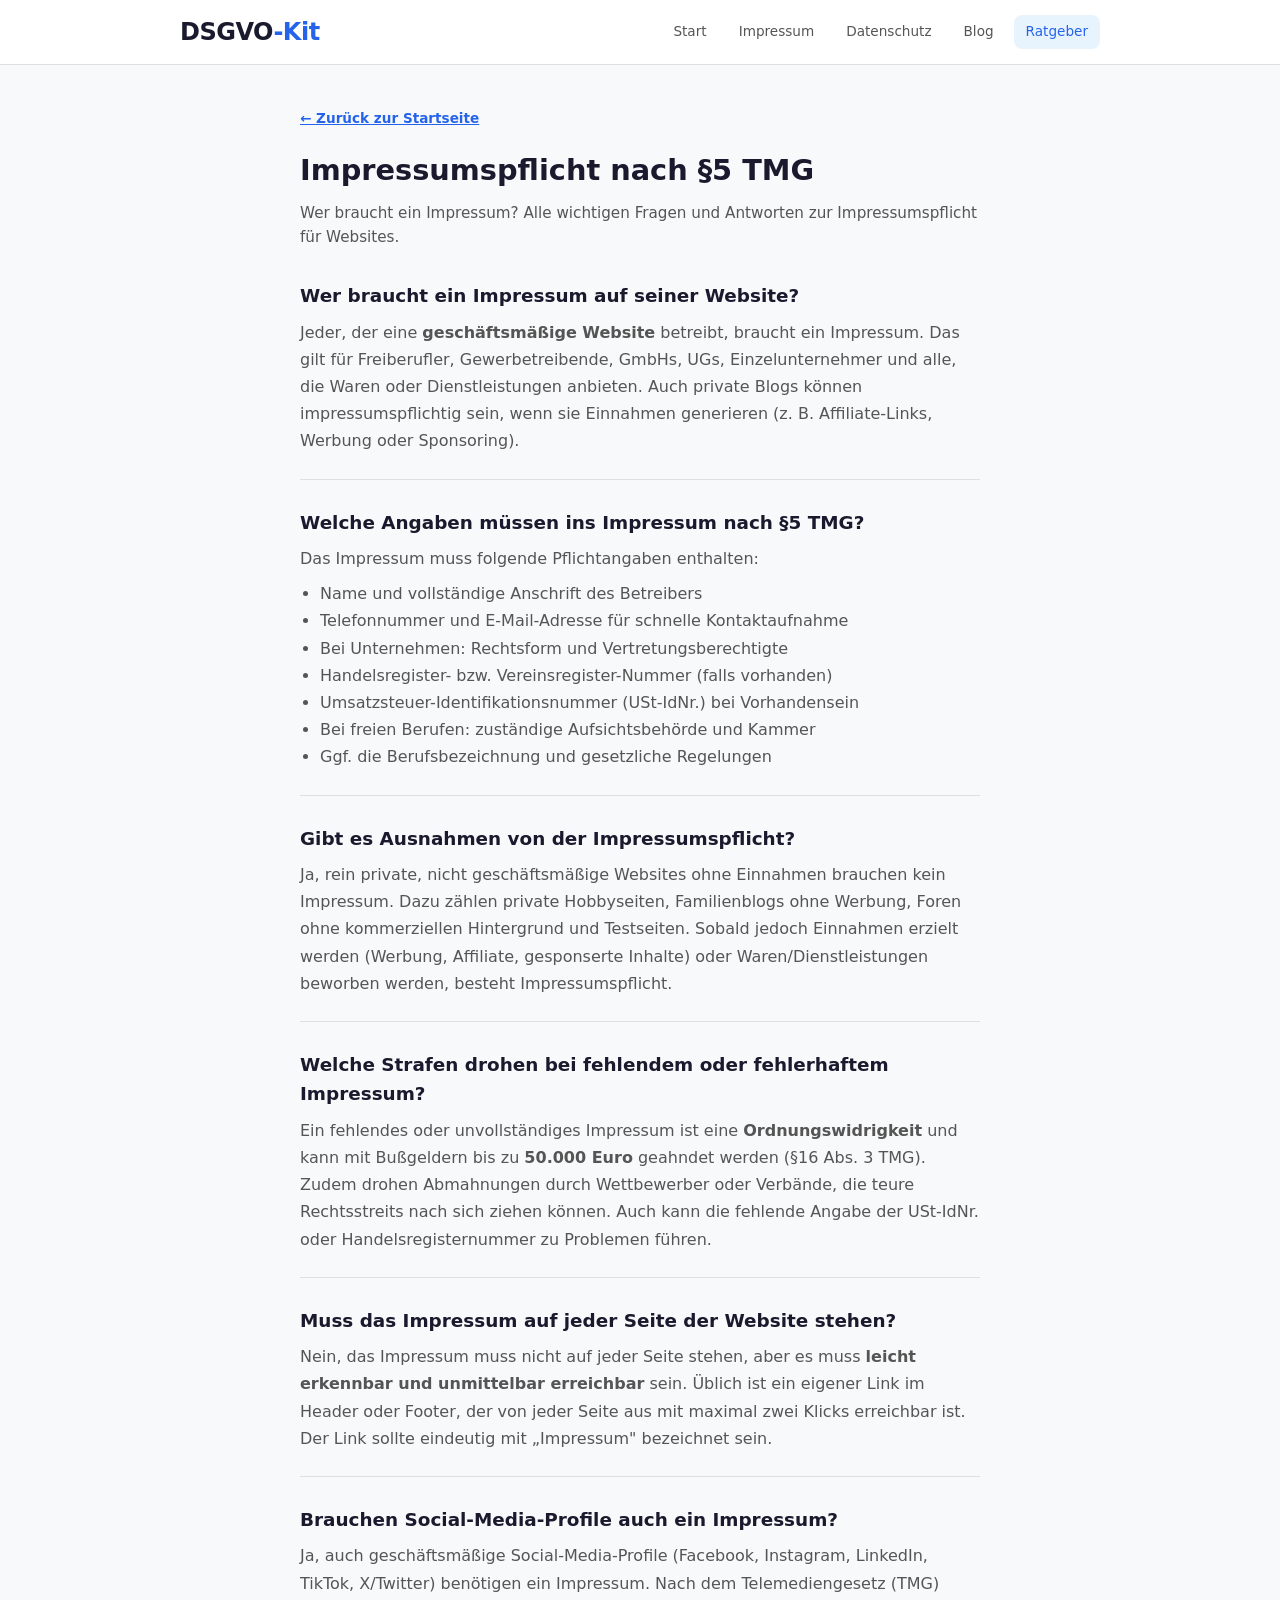
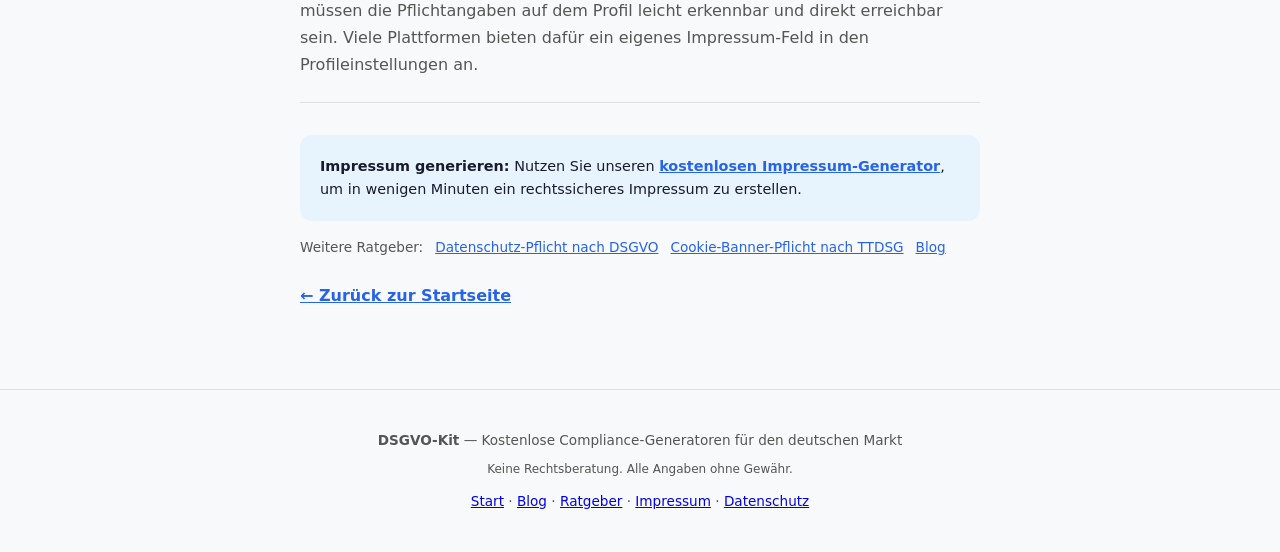
<file: faq/impressum-pflicht.html>
<!DOCTYPE html>
<html lang="de">
<head>
<meta charset="UTF-8">
<meta name="viewport" content="width=device-width, initial-scale=1.0">
<title>Impressumspflicht nach §5 TMG: Wer braucht ein Impressum? — DSGVO-Kit Ratgeber</title>
<meta name="description" content="Wann braucht eine Website ein Impressum? Alle Infos zur Impressumspflicht nach §5 TMG: Pflichtangaben, Ausnahmen, Strafen bei Fehlen und wer betroffen ist.">
<meta name="keywords" content="Impressumspflicht, §5 TMG, Impressum Pflicht, wer braucht Impressum, Impressum Ausnahmen, Impressum Strafe, geschäftsmäßige Website">
<link rel="canonical" href="https://creativecodingsolutions.github.io/dsgvo-kit/faq/impressum-pflicht.html">
<link rel="stylesheet" href="../style.css">
<script defer data-domain="dsgvo-kit.creativecodingsolutions.github.io" src="https://plausible.io/js/script.js"></script>
<script type="application/ld+json">
{
  "@context": "https://schema.org",
  "@type": "FAQPage",
  "mainEntity": [{
    "@type": "Question",
    "name": "Wer braucht ein Impressum auf seiner Website?",
    "acceptedAnswer": {
      "@type": "Answer",
      "text": "Jeder, der eine geschäftsmäßige Website betreibt, braucht ein Impressum. Das gilt für Freiberufler, Gewerbetreibende, GmbHs, UGs, Einzelunternehmer und alle, die Waren oder Dienstleistungen anbieten. Auch private Blogs können impressumspflichtig sein, wenn sie Einnahmen generieren (z. B. Affiliate-Links, Werbung oder Sponsoring)."
    }
  }, {
    "@type": "Question",
    "name": "Welche Angaben müssen ins Impressum nach §5 TMG?",
    "acceptedAnswer": {
      "@type": "Answer",
      "text": "Das Impressum muss folgende Pflichtangaben enthalten: Name und vollständige Anschrift des Betreibers, Telefonnummer und E-Mail-Adresse für schnelle Kontaktaufnahme, bei Unternehmen die Rechtsform und Vertretungsberechtigte, Handelsregister- bzw. Vereinsregister-Nummer falls vorhanden, Umsatzsteuer-Identifikationsnummer (USt-IdNr.) bei Vorhandensein, bei freien Berufen die zuständige Aufsichtsbehörde und Kammer sowie ggf. die Berufsbezeichnung."
    }
  }, {
    "@type": "Question",
    "name": "Gibt es Ausnahmen von der Impressumspflicht?",
    "acceptedAnswer": {
      "@type": "Answer",
      "text": "Ja, rein private, nicht geschäftsmäßige Websites ohne Einnahmen brauchen kein Impressum. Dazu zählen private Hobbyseiten, Familienblogs ohne Werbung, Foren ohne kommerziellen Hintergrund und Testseiten. Sobald jedoch Einnahmen erzielt werden (Werbung, Affiliate, gesponserte Inhalte) oder Waren/Dienstleistungen beworben werden, besteht Impressumspflicht."
    }
  }, {
    "@type": "Question",
    "name": "Welche Strafen drohen bei fehlendem oder fehlerhaftem Impressum?",
    "acceptedAnswer": {
      "@type": "Answer",
      "text": "Ein fehlendes oder unvollständiges Impressum ist eine Ordnungswidrigkeit und kann mit Bußgeldern bis zu 50.000 Euro geahndet werden. Zudem drohen Abmahnungen durch Wettbewerber oder Verbände, die teure Rechtsstreits nach sich ziehen können. Auch kann die fehlende Angabe der USt-IdNr. oder Handelsregisternummer zu Problemen führen."
    }
  }, {
    "@type": "Question",
    "name": "Muss das Impressum auf jeder Seite der Website stehen?",
    "acceptedAnswer": {
      "@type": "Answer",
      "text": "Nein, das Impressum muss nicht auf jeder Seite stehen, aber es muss leicht erkennbar und unmittelbar erreichbar sein. Üblich ist ein eigener Link im Header oder Footer, der von jeder Seite aus mit maximal zwei Klicks erreichbar ist. Der Link sollte eindeutig mit 'Impressum' bezeichnet sein."
    }
  }, {
    "@type": "Question",
    "name": "Brauchen Social-Media-Profile auch ein Impressum?",
    "acceptedAnswer": {
      "@type": "Answer",
      "text": "Ja, auch geschäftsmäßige Social-Media-Profile (Facebook, Instagram, LinkedIn, TikTok, X/Twitter) benötigen ein Impressum. Nach dem Telemediengesetz (TMG) müssen die Pflichtangaben auf dem Profil leicht erkennbar und direkt erreichbar sein. Viele Plattformen bieten dafür ein eigenes Impressum-Feld in den Profileinstellungen."
    }
  }]
}
</script>
</head>
<body>
<header>
<div class="container header-inner">
<div class="logo">DSGVO<span>-Kit</span></div>
<nav>
<a href="../index.html">Start</a>
<a href="../impressum.html">Impressum</a>
<a href="../datenschutz.html">Datenschutz</a>
<a href="../blog/index.html">Blog</a>
<a href="impressum-pflicht.html" class="ratgeber" style="color:var(--accent);background:var(--badge-bg)">Ratgeber</a>
</nav>
</div>
</header>
<main class="container" style="padding: 40px 20px; max-width: 720px;">
<a href="../index.html" style="color:var(--accent);font-weight:600;font-size:.85rem;">&larr; Zurück zur Startseite</a>
<h1 style="font-size:1.8rem;font-weight:700;margin:16px 0 8px;">Impressumspflicht nach §5 TMG</h1>
<p style="color:var(--text2);font-size:.95rem;margin-bottom:32px;">Wer braucht ein Impressum? Alle wichtigen Fragen und Antworten zur Impressumspflicht für Websites.</p>

<div class="faq-item" style="margin-bottom:28px;border-bottom:1px solid var(--border);padding-bottom:24px;">
<h2 style="font-size:1.15rem;font-weight:700;margin-bottom:8px;">Wer braucht ein Impressum auf seiner Website?</h2>
<p style="color:var(--text2);line-height:1.7;">Jeder, der eine <strong>geschäftsmäßige Website</strong> betreibt, braucht ein Impressum. Das gilt für Freiberufler, Gewerbetreibende, GmbHs, UGs, Einzelunternehmer und alle, die Waren oder Dienstleistungen anbieten. Auch private Blogs können impressumspflichtig sein, wenn sie Einnahmen generieren (z.&nbsp;B. Affiliate-Links, Werbung oder Sponsoring).</p>
</div>

<div class="faq-item" style="margin-bottom:28px;border-bottom:1px solid var(--border);padding-bottom:24px;">
<h2 style="font-size:1.15rem;font-weight:700;margin-bottom:8px;">Welche Angaben müssen ins Impressum nach §5 TMG?</h2>
<p style="color:var(--text2);line-height:1.7;">Das Impressum muss folgende Pflichtangaben enthalten:</p>
<ul style="color:var(--text2);line-height:1.7;margin:8px 0 0 20px;">
<li>Name und vollständige Anschrift des Betreibers</li>
<li>Telefonnummer und E-Mail-Adresse für schnelle Kontaktaufnahme</li>
<li>Bei Unternehmen: Rechtsform und Vertretungsberechtigte</li>
<li>Handelsregister- bzw. Vereinsregister-Nummer (falls vorhanden)</li>
<li>Umsatzsteuer-Identifikationsnummer (USt-IdNr.) bei Vorhandensein</li>
<li>Bei freien Berufen: zuständige Aufsichtsbehörde und Kammer</li>
<li>Ggf. die Berufsbezeichnung und gesetzliche Regelungen</li>
</ul>
</div>

<div class="faq-item" style="margin-bottom:28px;border-bottom:1px solid var(--border);padding-bottom:24px;">
<h2 style="font-size:1.15rem;font-weight:700;margin-bottom:8px;">Gibt es Ausnahmen von der Impressumspflicht?</h2>
<p style="color:var(--text2);line-height:1.7;">Ja, rein private, nicht geschäftsmäßige Websites ohne Einnahmen brauchen kein Impressum. Dazu zählen private Hobbyseiten, Familienblogs ohne Werbung, Foren ohne kommerziellen Hintergrund und Testseiten. Sobald jedoch Einnahmen erzielt werden (Werbung, Affiliate, gesponserte Inhalte) oder Waren/Dienstleistungen beworben werden, besteht Impressumspflicht.</p>
</div>

<div class="faq-item" style="margin-bottom:28px;border-bottom:1px solid var(--border);padding-bottom:24px;">
<h2 style="font-size:1.15rem;font-weight:700;margin-bottom:8px;">Welche Strafen drohen bei fehlendem oder fehlerhaftem Impressum?</h2>
<p style="color:var(--text2);line-height:1.7;">Ein fehlendes oder unvollständiges Impressum ist eine <strong>Ordnungswidrigkeit</strong> und kann mit Bußgeldern bis zu <strong>50.000 Euro</strong> geahndet werden (§16 Abs. 3 TMG). Zudem drohen Abmahnungen durch Wettbewerber oder Verbände, die teure Rechtsstreits nach sich ziehen können. Auch kann die fehlende Angabe der USt-IdNr. oder Handelsregisternummer zu Problemen führen.</p>
</div>

<div class="faq-item" style="margin-bottom:28px;border-bottom:1px solid var(--border);padding-bottom:24px;">
<h2 style="font-size:1.15rem;font-weight:700;margin-bottom:8px;">Muss das Impressum auf jeder Seite der Website stehen?</h2>
<p style="color:var(--text2);line-height:1.7;">Nein, das Impressum muss nicht auf jeder Seite stehen, aber es muss <strong>leicht erkennbar und unmittelbar erreichbar</strong> sein. Üblich ist ein eigener Link im Header oder Footer, der von jeder Seite aus mit maximal zwei Klicks erreichbar ist. Der Link sollte eindeutig mit „Impressum" bezeichnet sein.</p>
</div>

<div class="faq-item" style="margin-bottom:28px;border-bottom:1px solid var(--border);padding-bottom:24px;">
<h2 style="font-size:1.15rem;font-weight:700;margin-bottom:8px;">Brauchen Social-Media-Profile auch ein Impressum?</h2>
<p style="color:var(--text2);line-height:1.7;">Ja, auch geschäftsmäßige Social-Media-Profile (Facebook, Instagram, LinkedIn, TikTok, X/Twitter) benötigen ein Impressum. Nach dem Telemediengesetz (TMG) müssen die Pflichtangaben auf dem Profil leicht erkennbar und direkt erreichbar sein. Viele Plattformen bieten dafür ein eigenes Impressum-Feld in den Profileinstellungen an.</p>
</div>

<div style="margin-top:32px;padding:20px;background:var(--badge-bg);border-radius:12px;">
<p style="font-size:.9rem;color:var(--text);"><strong>Impressum generieren:</strong> Nutzen Sie unseren <a href="../index.html#impressum" style="color:var(--accent);font-weight:600;">kostenlosen Impressum-Generator</a>, um in wenigen Minuten ein rechtssicheres Impressum zu erstellen.</p>
</div>
<div style="margin-top:16px;display:flex;gap:12px;flex-wrap:wrap;font-size:.85rem;">
<span style="color:var(--text2);">Weitere Ratgeber:</span>
<a href="datenschutz-pflicht.html" style="color:var(--accent);">Datenschutz-Pflicht nach DSGVO</a>
<a href="cookie-banner-pflicht.html" style="color:var(--accent);">Cookie-Banner-Pflicht nach TTDSG</a>
<a href="../blog/index.html" style="color:var(--accent);">Blog</a>
</div>
<p style="margin-top:24px;"><a href="../index.html" style="color:var(--accent);font-weight:600;">&larr; Zurück zur Startseite</a></p>
</main>
<footer>
<div class="container footer-inner">
<p><strong>DSGVO-Kit</strong> — Kostenlose Compliance-Generatoren für den deutschen Markt</p>
<p class="footer-meta">Keine Rechtsberatung. Alle Angaben ohne Gewähr.</p>
<p class="footer-links" style="margin-top:12px;">
<a href="../index.html">Start</a> ·
<a href="../blog/index.html">Blog</a> ·
<a href="impressum-pflicht.html" class="ratgeber">Ratgeber</a> ·
<a href="../impressum.html">Impressum</a> ·
<a href="../datenschutz.html">Datenschutz</a>
</p>
</div>
</footer>
</body>
</html>
</file>
<file: style.css>
*{margin:0;padding:0;box-sizing:border-box}
:root{--bg:#f8f9fa;--surface:#fff;--text:#1a1a2e;--text2:#555;--border:#e0e0e0;--accent:#2563eb;--accent2:#1d4ed8;--btn-text:#fff;--badge-bg:#e8f4fd;--badge-text:#2563eb;--shadow:0 2px 12px rgba(0,0,0,.08);--radius:12px}
@media(prefers-color-scheme:dark){:root{--bg:#0f172a;--surface:#1e293b;--text:#f1f5f9;--text2:#94a3b8;--border:#334155;--accent:#3b82f6;--accent2:#60a5fa;--badge-bg:#1e3a5f;--badge-text:#60a5fa;--shadow:0 2px 12px rgba(0,0,0,.3)}}
html{scroll-behavior:smooth;scroll-padding-top:80px}
body{font-family:-apple-system,BlinkMacSystemFont,'Segoe UI',system-ui,sans-serif;background:var(--bg);color:var(--text);line-height:1.6}
.container{max-width:960px;margin:0 auto;padding:0 20px}

header{background:var(--surface);border-bottom:1px solid var(--border);position:sticky;top:0;z-index:100;backdrop-filter:blur(8px)}
.header-inner{display:flex;align-items:center;justify-content:space-between;height:64px}
.logo{font-size:1.5rem;font-weight:800;letter-spacing:-.5px}
.logo span{color:var(--accent)}
nav{display:flex;gap:8px;flex-wrap:wrap}
nav a{color:var(--text2);text-decoration:none;font-size:.85rem;padding:6px 12px;border-radius:8px;transition:all .2s;font-weight:500}
nav a:hover{color:var(--accent);background:var(--badge-bg)}

.hero{padding:80px 0 60px;text-align:center}
.hero h1{font-size:2.8rem;font-weight:800;letter-spacing:-1px;margin-bottom:16px;line-height:1.2}
.hero .accent{color:var(--accent)}
.hero p{font-size:1.1rem;color:var(--text2);max-width:600px;margin:0 auto 40px}
.hero-grid{display:grid;grid-template-columns:repeat(auto-fit,minmax(160px,1fr));gap:16px;max-width:700px;margin:0 auto}
.hero-card{background:var(--surface);border:1px solid var(--border);border-radius:var(--radius);padding:24px 16px;text-decoration:none;color:var(--text);transition:all .25s}
.hero-card:hover{transform:translateY(-3px);box-shadow:var(--shadow);border-color:var(--accent)}
.hero-card-icon{font-size:2rem;margin-bottom:8px}
.hero-card h3{font-size:1rem;font-weight:700;margin-bottom:4px}
.hero-card p{font-size:.8rem;color:var(--text2);margin:0}

.generator{border:1px solid var(--border);border-radius:var(--radius);background:var(--surface);padding:32px;margin-bottom:32px;scroll-margin-top:80px}
.generator h2{font-size:1.4rem;font-weight:700;margin-bottom:4px;display:flex;align-items:center;gap:10px;flex-wrap:wrap}
.badge{font-size:.7rem;font-weight:600;background:var(--badge-bg);color:var(--badge-text);padding:2px 10px;border-radius:20px;text-transform:uppercase;letter-spacing:.5px}
.gen-desc{color:var(--text2);font-size:.9rem;margin-bottom:24px}
.gen-layout{display:grid;grid-template-columns:1fr 1fr;gap:24px}
@media(max-width:700px){.gen-layout{grid-template-columns:1fr}}

.form-group{margin-bottom:16px}
.form-group label{display:block;font-size:.85rem;font-weight:600;margin-bottom:4px;color:var(--text)}
.form-group input,.form-group select,.form-group textarea{width:100%;padding:10px 14px;border:1px solid var(--border);border-radius:8px;font-size:.9rem;background:var(--bg);color:var(--text);transition:border-color .2s;font-family:inherit}
.form-group input:focus,.form-group select:focus,.form-group textarea:focus{outline:none;border-color:var(--accent)}
.form-row{display:grid;grid-template-columns:1fr 1fr;gap:12px}
.checkbox-group{display:flex;flex-direction:column;gap:6px;margin-bottom:16px}
.checkbox-group label{display:flex;align-items:center;gap:8px;font-weight:400;font-size:.9rem;cursor:pointer}

.btn{display:inline-flex;align-items:center;justify-content:center;padding:12px 28px;background:var(--accent);color:var(--btn-text);border:none;border-radius:8px;font-size:.95rem;font-weight:600;cursor:pointer;transition:all .2s;font-family:inherit}
.btn:hover{background:var(--accent2);transform:translateY(-1px)}
.btn-small{padding:8px 16px;font-size:.8rem;margin-top:8px}
.gen-output textarea{width:100%;height:320px;padding:14px;border:1px solid var(--border);border-radius:8px;font-size:.85rem;line-height:1.7;resize:vertical;background:var(--bg);color:var(--text)}
.gen-output textarea:read-only{cursor:default}

footer{text-align:center;padding:40px 20px;border-top:1px solid var(--border);margin-top:40px}
footer p{font-size:.85rem;color:var(--text2)}
.footer-meta{margin-top:8px;font-size:.75rem;max-width:600px;margin-left:auto;margin-right:auto}
</file>
